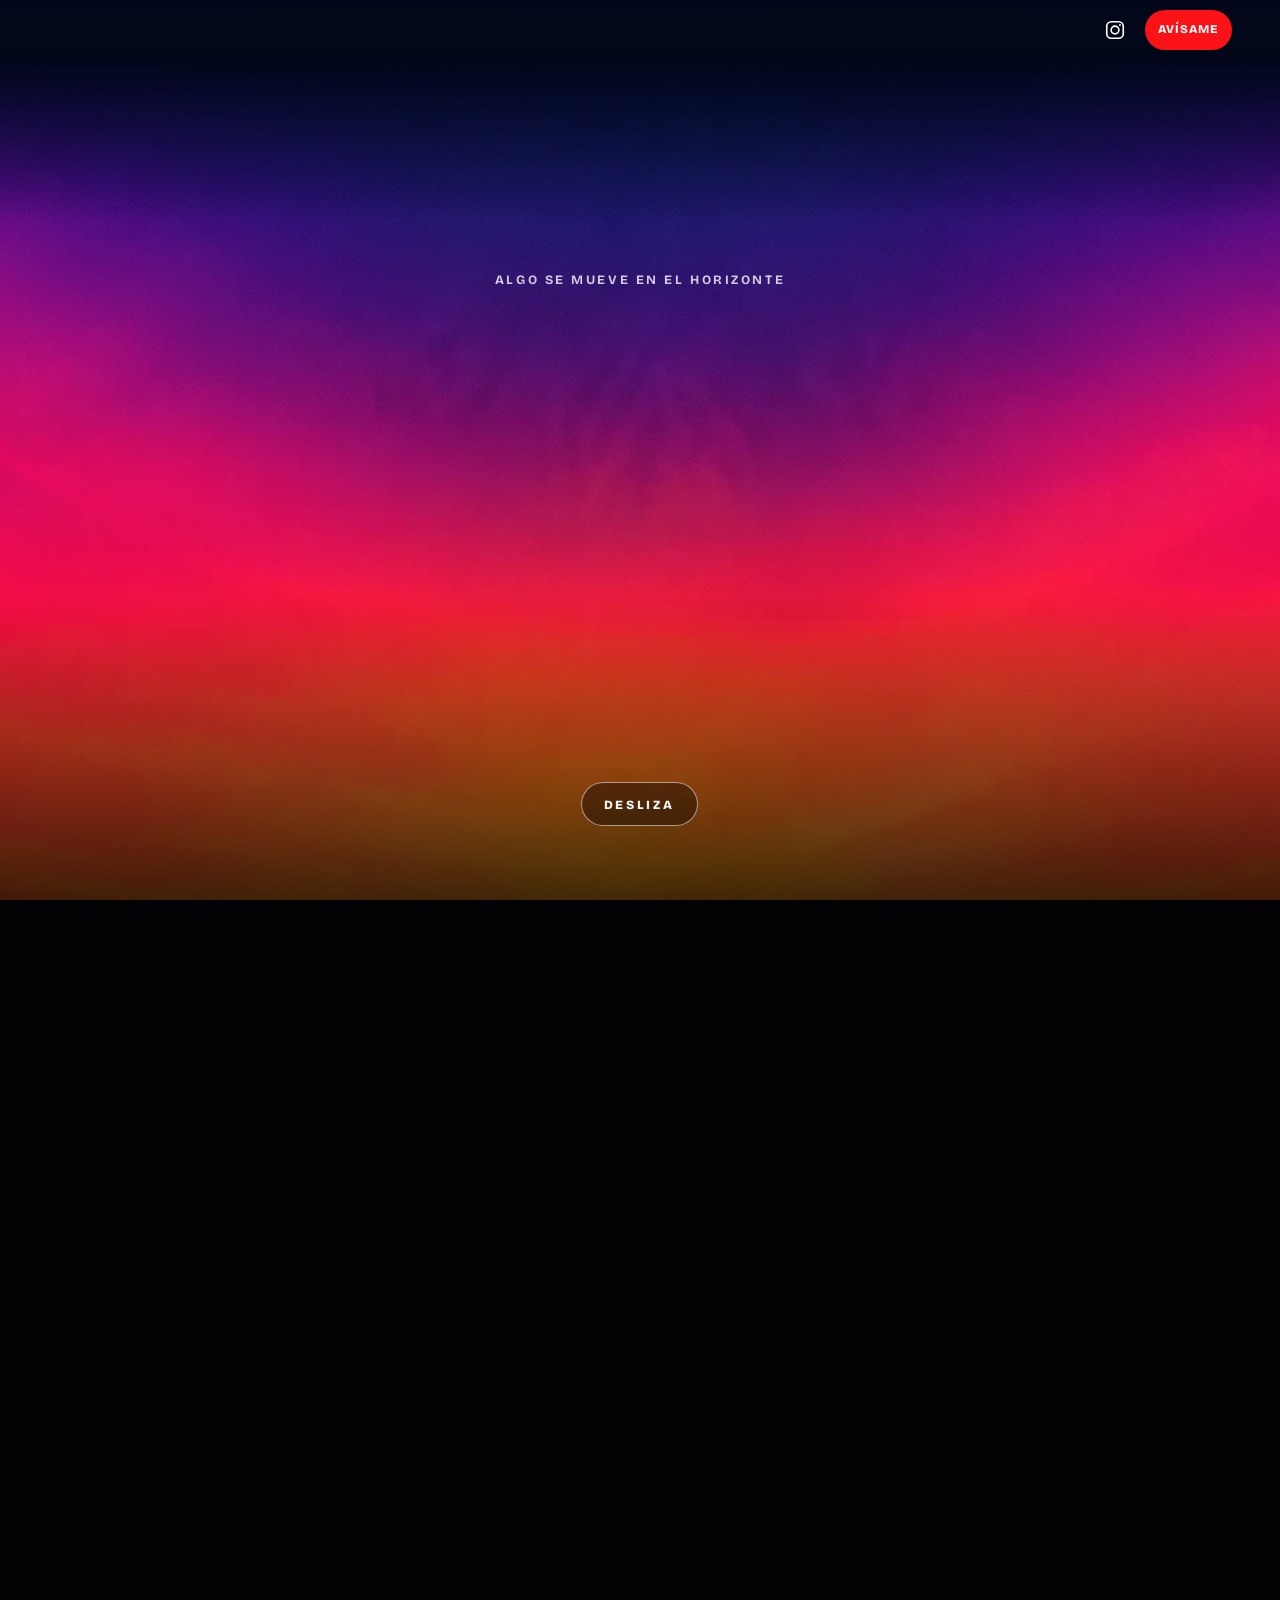
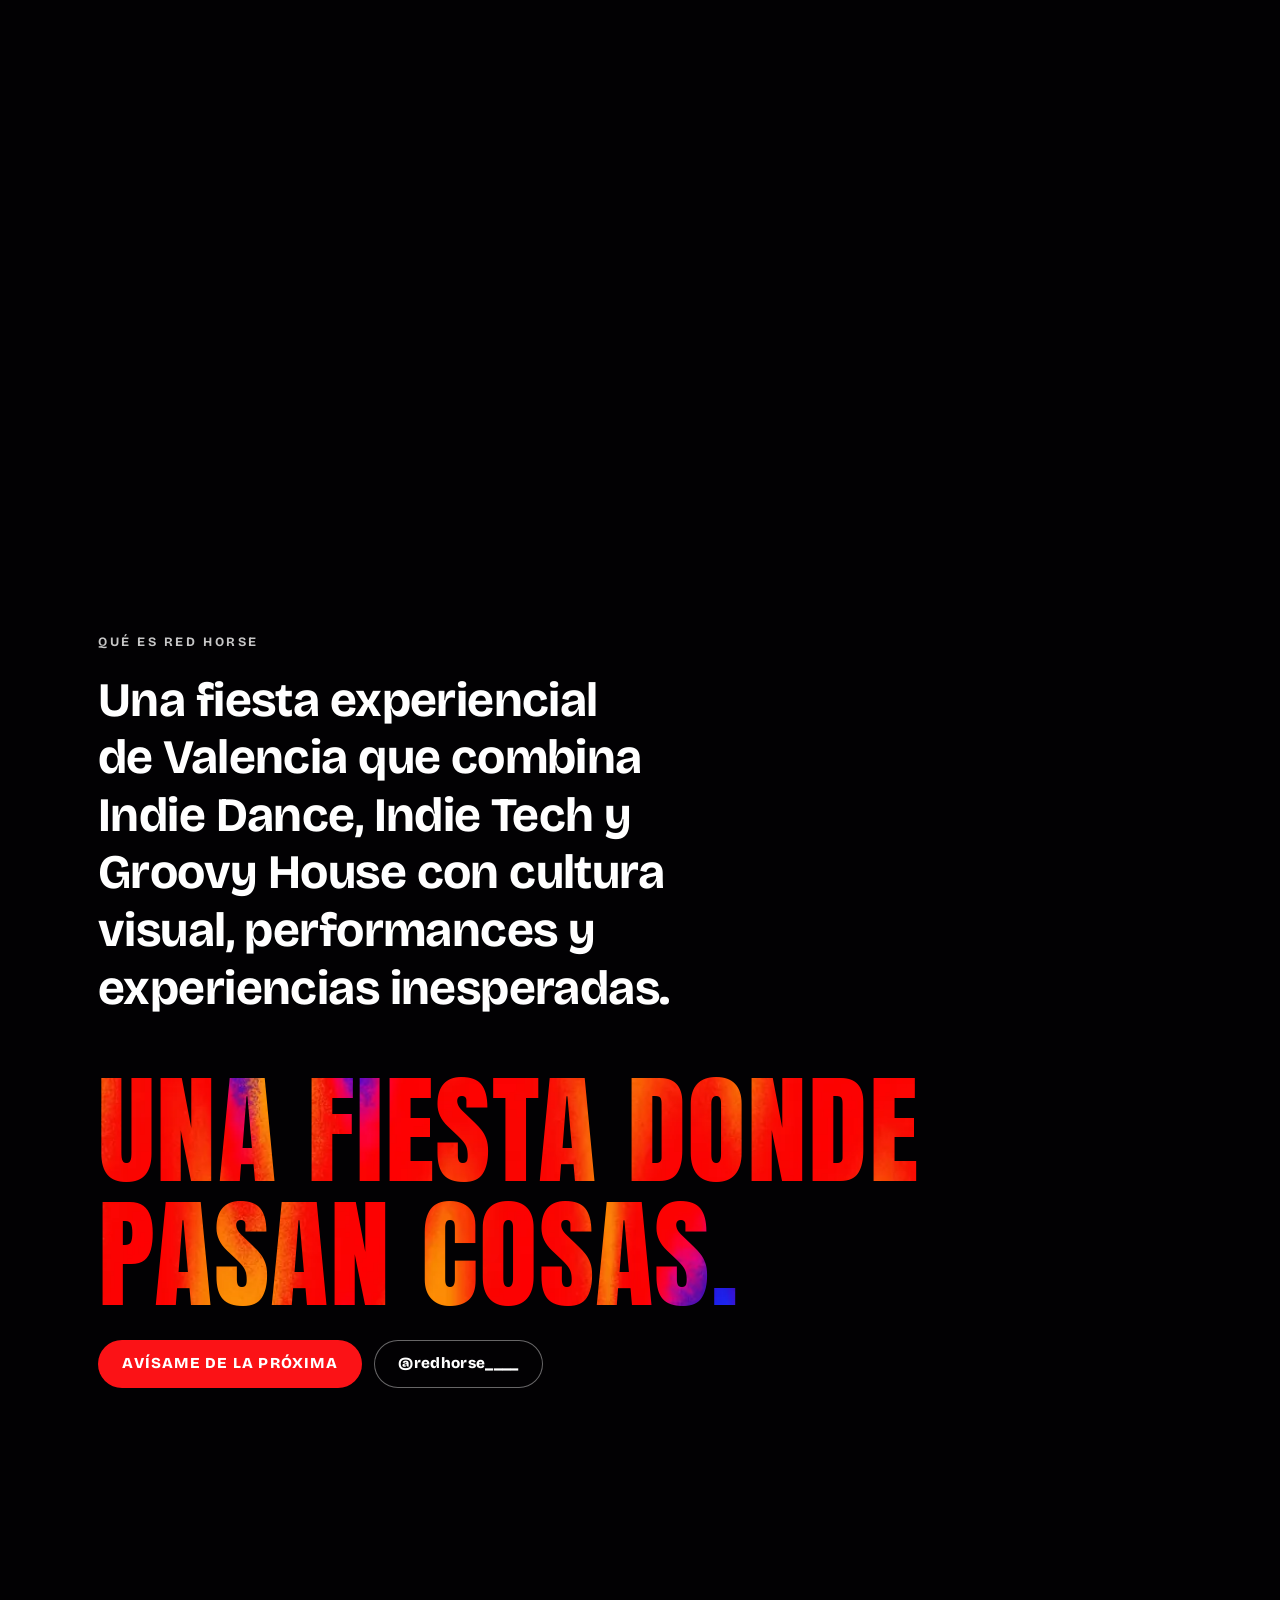
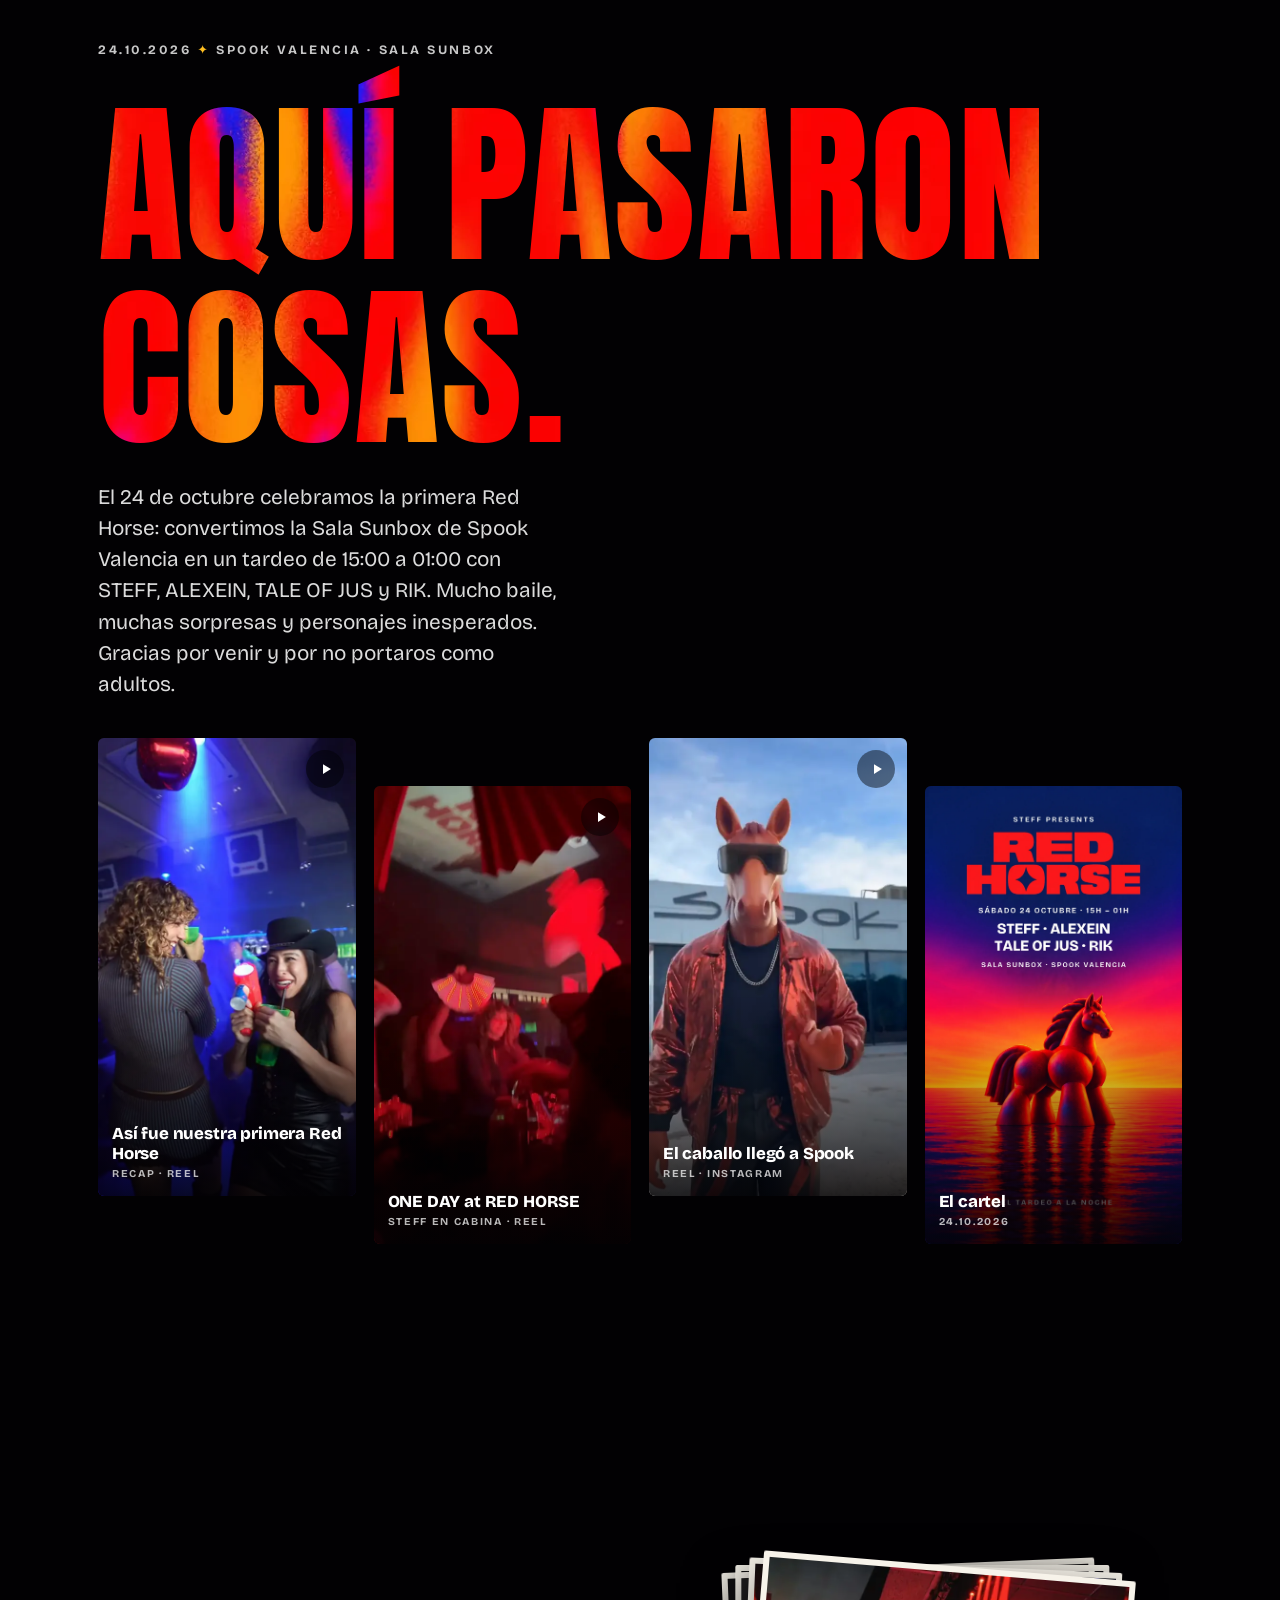
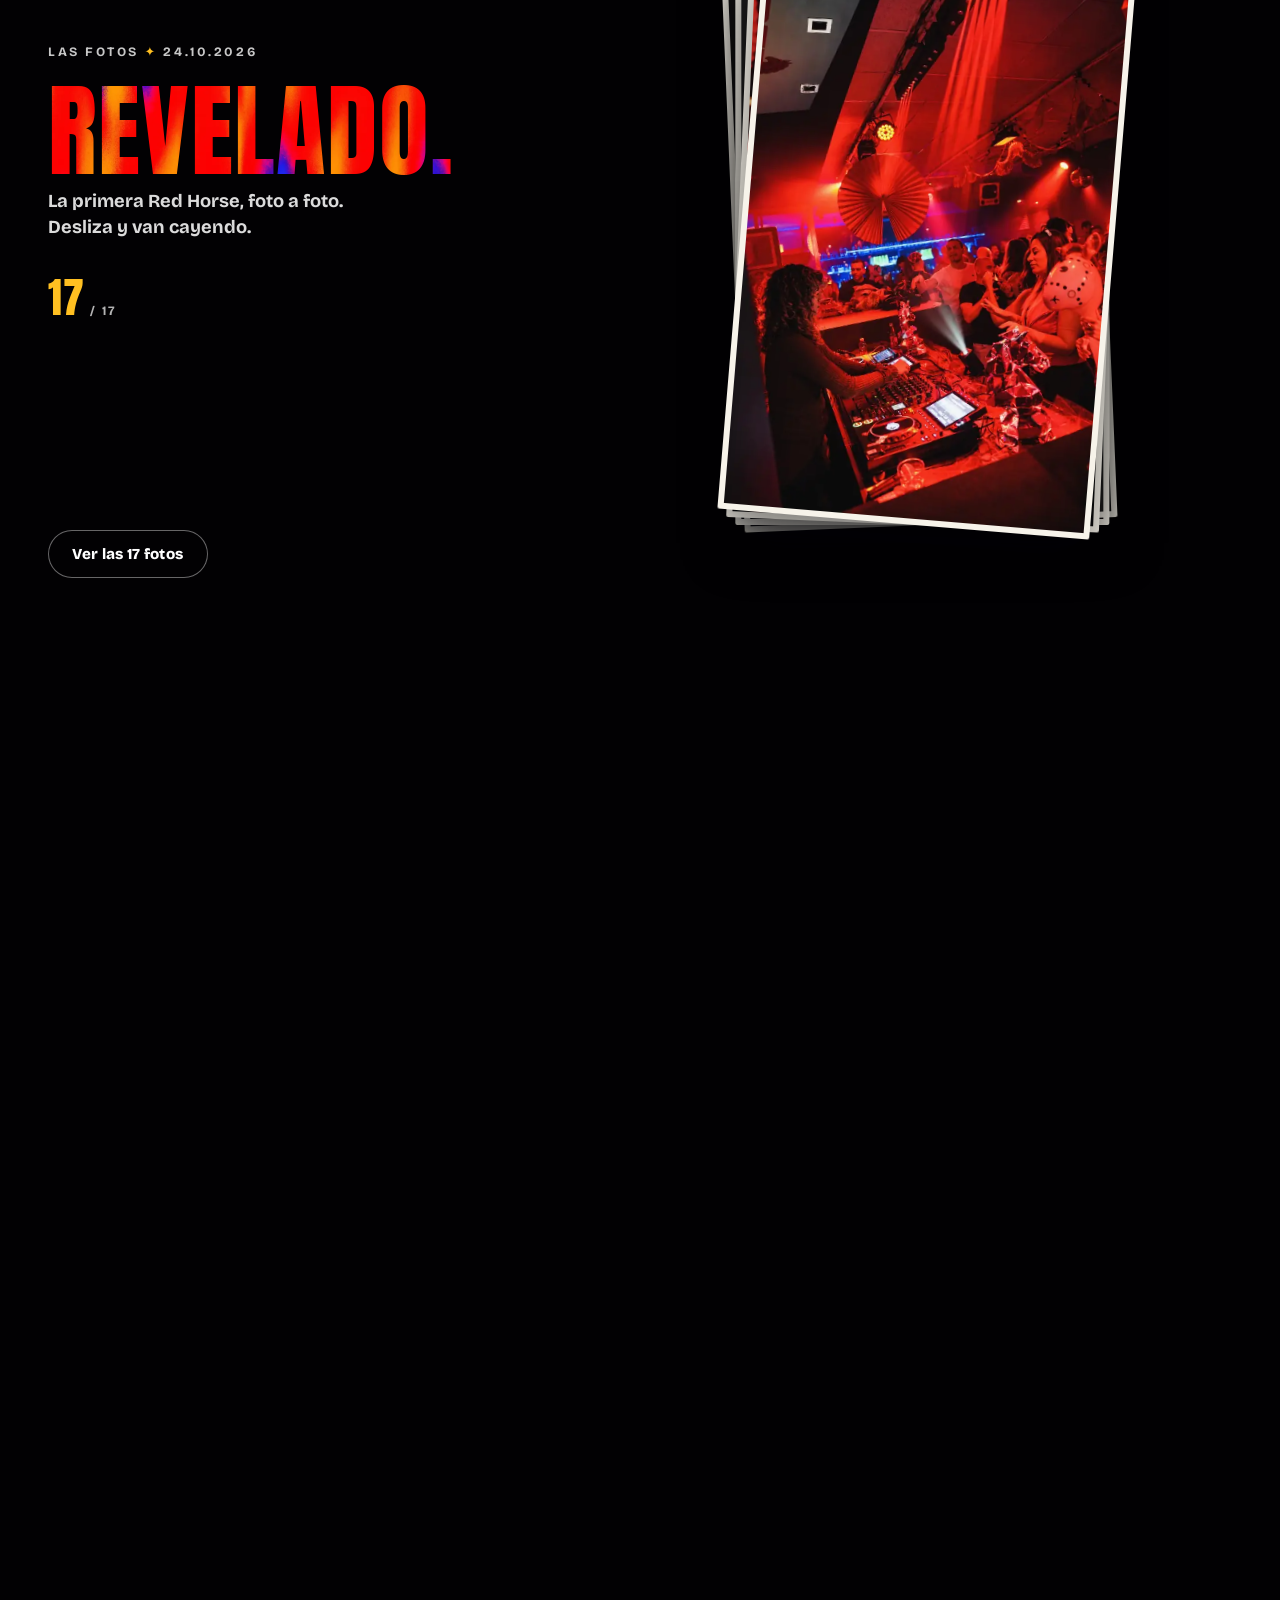
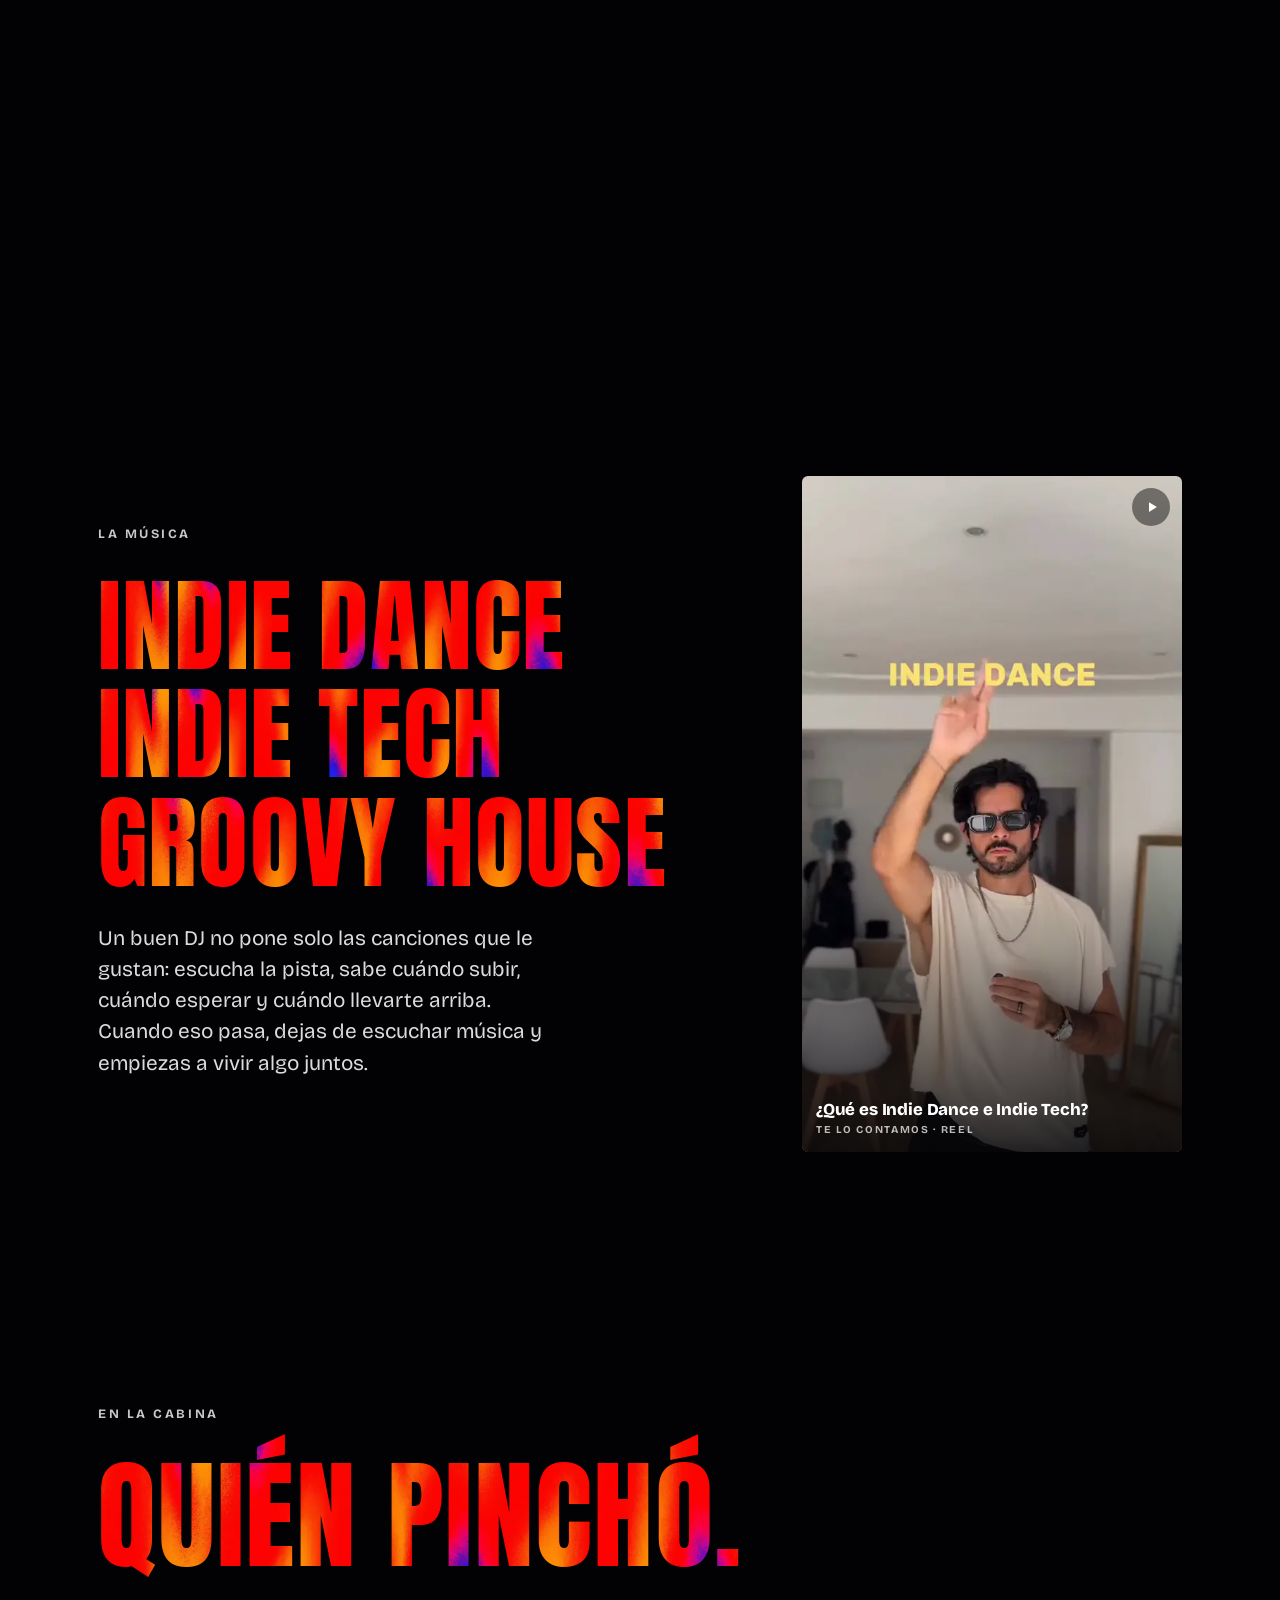
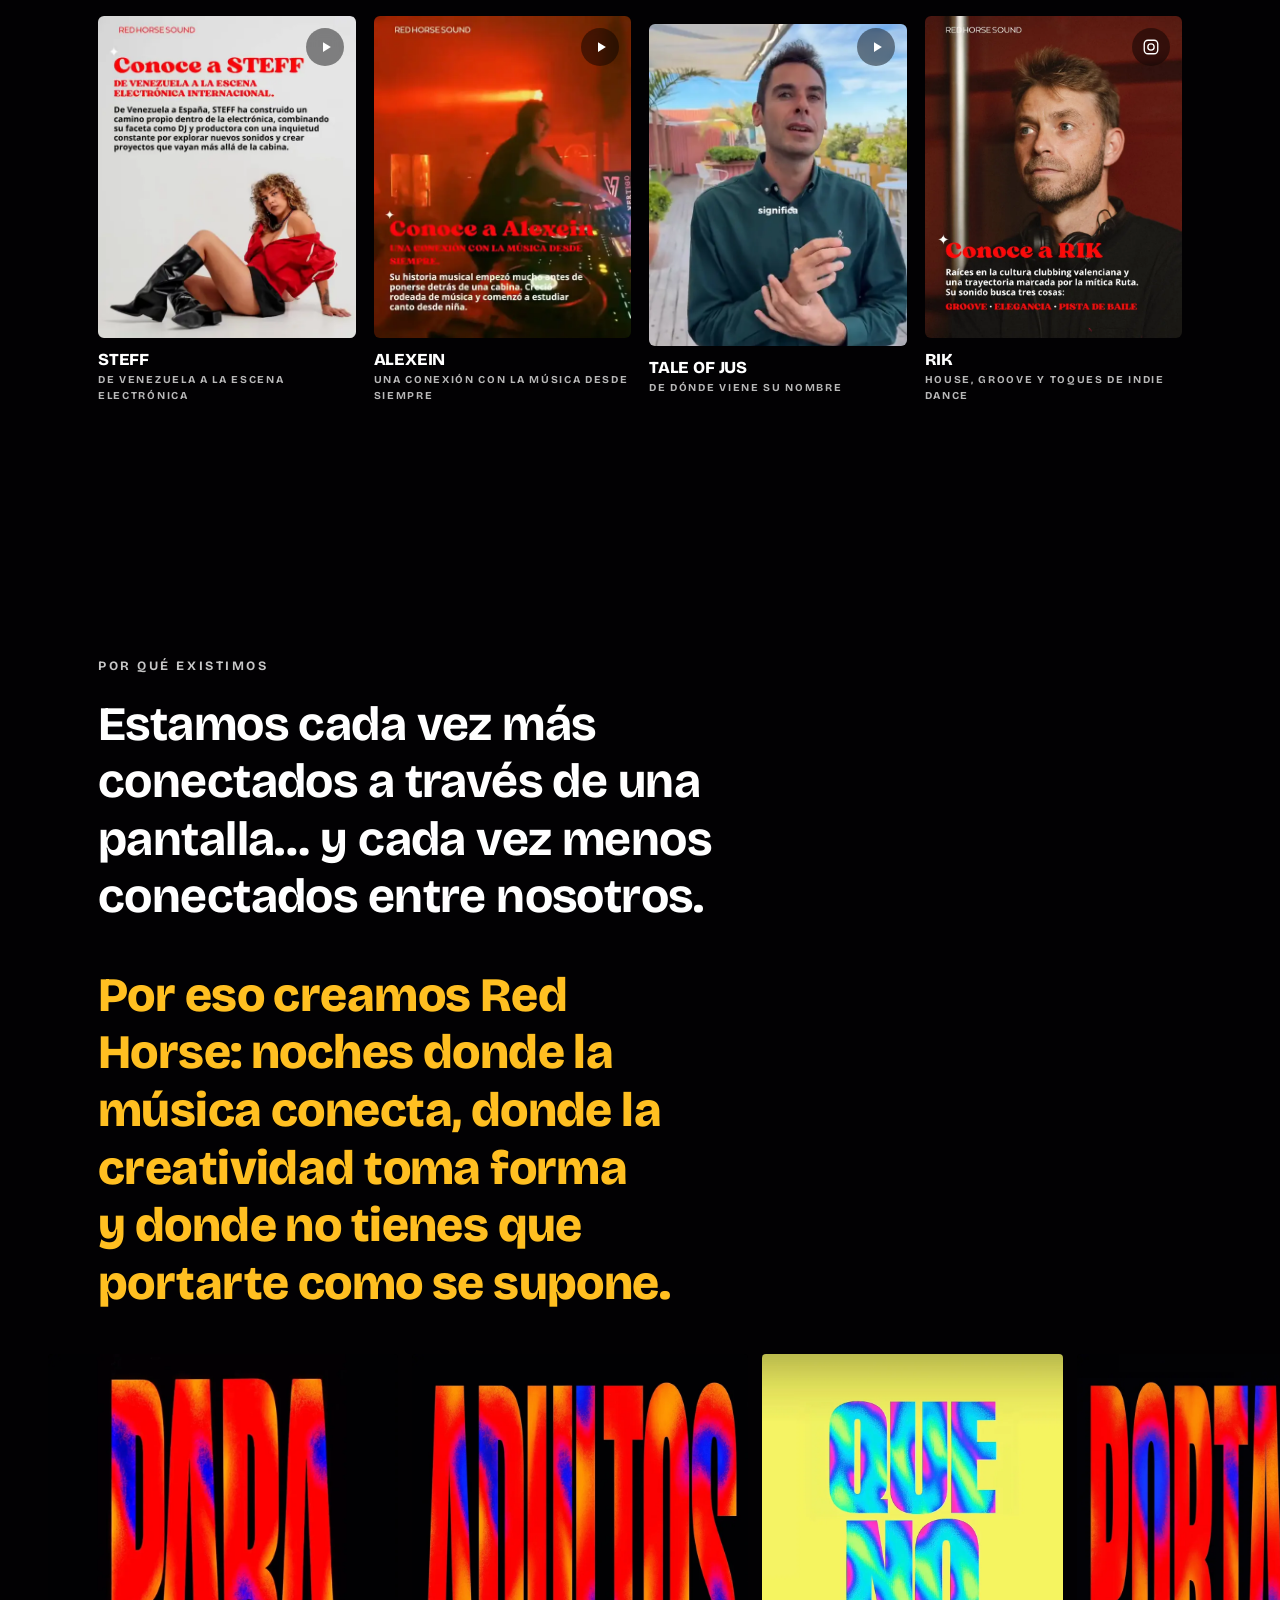
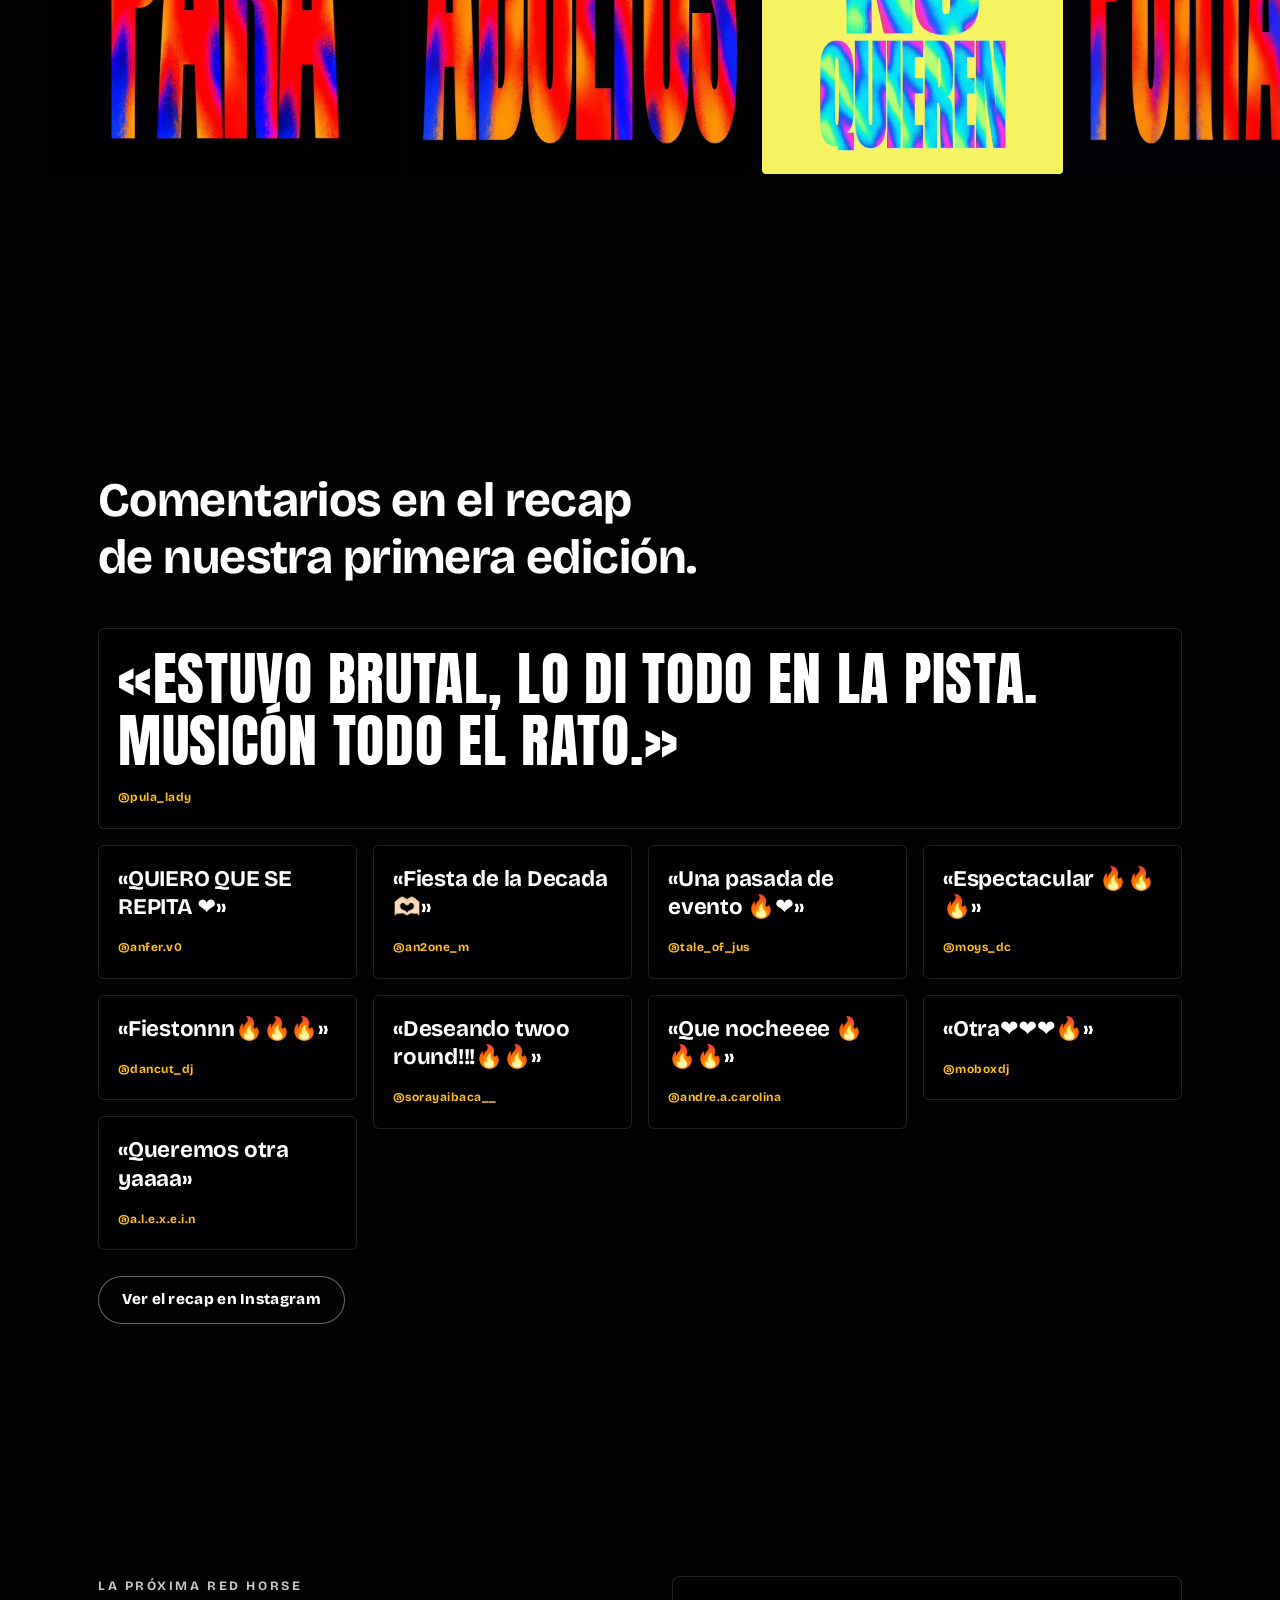
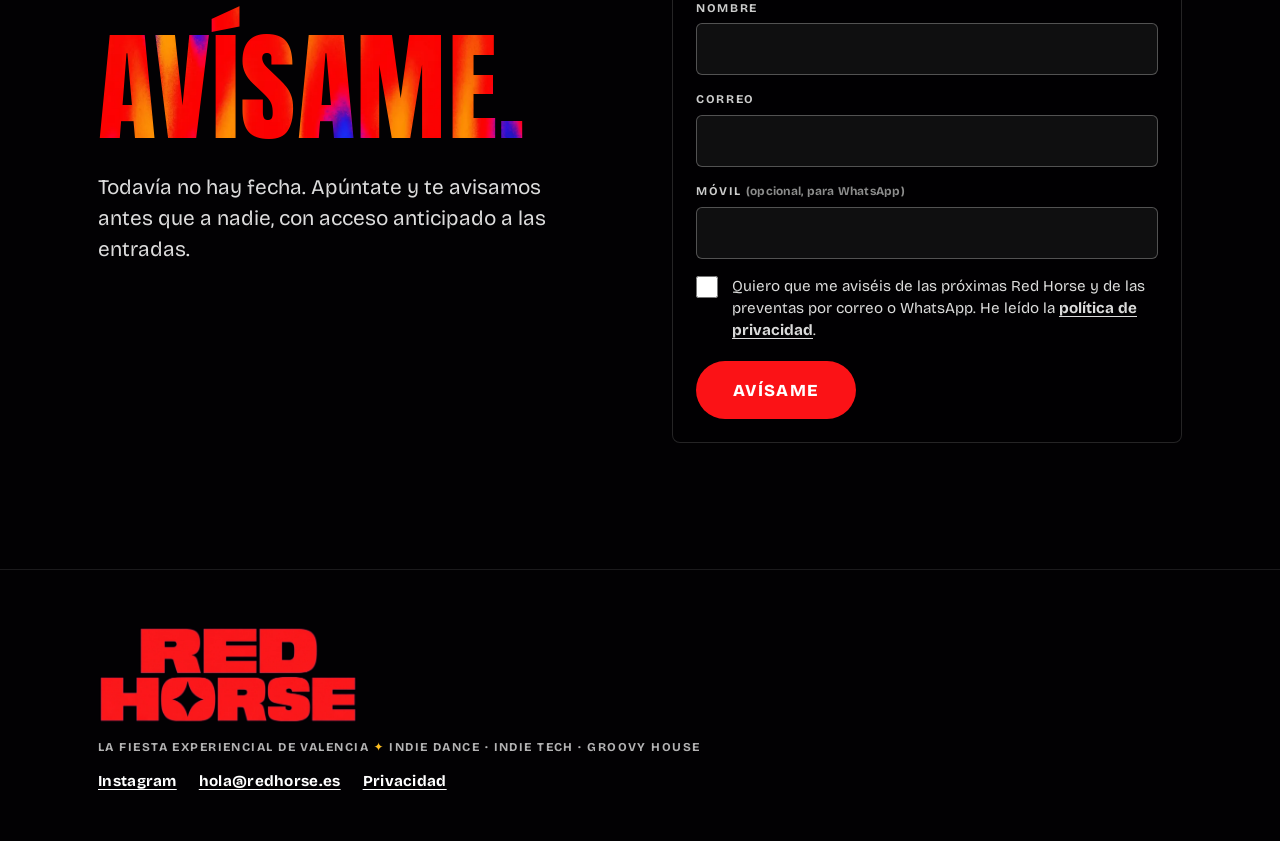
<file: index.html>
<!doctype html>
<html lang="es-ES">
<head>
  <meta charset="utf-8">
  <meta name="viewport" content="width=device-width, initial-scale=1, viewport-fit=cover">
  <title>Red Horse · La fiesta experiencial de Valencia</title>
  <meta name="description" content="Red Horse es una fiesta experiencial de Valencia que combina Indie Dance, Indie Tech y Groovy House con cultura visual, performances y experiencias inesperadas. Para adultos que no quieren portarse como adultos.">
  <meta name="theme-color" content="#020103">
  <meta property="og:type" content="website">
  <meta property="og:title" content="Red Horse · La fiesta experiencial de Valencia">
  <meta property="og:description" content="Para adultos que no quieren portarse como adultos. Apúntate y te avisamos de la próxima.">
  <meta property="og:image" content="https://redhorse.es/assets/img/og-image.jpg">
  <meta property="og:url" content="https://redhorse.es/">
  <link rel="canonical" href="https://redhorse.es/">
  <meta property="og:locale" content="es_ES">
  <meta name="twitter:card" content="summary_large_image">
  <link rel="icon" href="/favicon.ico" sizes="any">
  <link rel="icon" href="/favicon.svg" type="image/svg+xml">
  <link rel="apple-touch-icon" href="/apple-touch-icon.png">
  <link rel="manifest" href="/manifest.json">
  <link rel="preconnect" href="https://fonts.googleapis.com">
  <link rel="preconnect" href="https://fonts.gstatic.com" crossorigin>
  <link href="https://fonts.googleapis.com/css2?family=Anton&family=Bricolage+Grotesque:opsz,wdth,wght@12..96,75..100,400..800&display=swap" rel="stylesheet">
  <link rel="preload" as="image" href="assets/img/sea-empty.webp" media="not all and (min-aspect-ratio: 1/1) and (min-width: 900px)">
  <link rel="preload" as="image" href="assets/img/sea-empty-wide.webp" media="(min-aspect-ratio: 1/1) and (min-width: 900px)">
  <link rel="stylesheet" href="styles.css?v=20261029104416">
  <script>
    (function (d) {
      var rm = window.matchMedia && matchMedia('(prefers-reduced-motion: reduce)').matches;
      d.classList.add('js');
      if (!rm) d.classList.add('motion');
    })(document.documentElement);
  </script>
  <script type="application/ld+json">
  {
    "@context": "https://schema.org",
    "@graph": [
      {
        "@type": "Organization",
        "@id": "https://redhorse.es/#red-horse",
        "name": "Red Horse",
        "url": "https://redhorse.es/",
        "logo": "https://redhorse.es/icon-512.png",
        "email": "hola@redhorse.es",
        "description": "Red Horse es una fiesta experiencial de Valencia que combina Indie Dance, Indie Tech y Groovy House con cultura visual, estética, performances y experiencias inesperadas. Una fiesta para adultos que no quieren portarse como adultos.",
        "slogan": "Una fiesta donde pasan cosas.",
        "areaServed": "Valencia",
        "sameAs": ["https://instagram.com/redhorse____"]
      },
      {
        "@type": "MusicEvent",
        "name": "Red Horse · 24 de octubre de 2026",
        "description": "Tardeo de Indie Dance, Indie Tech y Groovy House de 15:00 a 01:00. Steff presents.",
        "startDate": "2026-10-24T15:00:00+02:00",
        "endDate": "2026-10-25T01:00:00+02:00",
        "eventStatus": "https://schema.org/EventScheduled",
        "eventAttendanceMode": "https://schema.org/OfflineEventAttendanceMode",
        "image": ["https://redhorse.es/assets/img/flyer.webp"],
        "location": {
          "@type": "Place",
          "name": "Spook Valencia · Sala Sunbox",
          "address": { "@type": "PostalAddress", "addressLocality": "Valencia", "addressCountry": "ES" }
        },
        "organizer": { "@id": "https://redhorse.es/#red-horse" },
        "performer": [
          { "@type": "Person", "name": "Steff" },
          { "@type": "Person", "name": "Alexein" },
          { "@type": "Person", "name": "Tale Of Jus" },
          { "@type": "Person", "name": "Rik" }
        ]
      }
    ]
  }
  </script>
</head>
<body>
  <canvas class="heat" aria-hidden="true"></canvas>
  <div class="progress" aria-hidden="true"><span></span></div>

  <header class="nav" data-nav>
    <a class="nav__brand" href="#top" aria-label="Red Horse, inicio"><img src="assets/img/wordmark.webp" alt="" width="1120" height="421"></a>
    <a class="nav__ig" href="https://instagram.com/redhorse____" target="_blank" rel="noopener" aria-label="Instagram de Red Horse">
      <svg viewBox="0 0 24 24" aria-hidden="true"><rect x="3" y="3" width="18" height="18" rx="5"/><circle cx="12" cy="12" r="4.2"/><circle cx="17.4" cy="6.6" r="1.1" class="dot"/></svg>
    </a>
    <a class="btn btn--primary btn--sm" href="#avisame">Avísame</a>
  </header>

  <main id="top">
    <!-- ───────── HERO · the brand reveal ───────── -->
    <section class="hero" data-scrub="hero" data-temp="0.75" aria-labelledby="hero-title">
      <div class="hero__stage stage">
        <div class="hero__backdrop" aria-hidden="true"></div>
        <div class="hero__media">
          <picture><source media="(min-aspect-ratio: 1/1) and (min-width: 900px)" srcset="assets/img/sea-empty-wide.webp"><img class="hero__sea" src="assets/img/sea-empty.webp" alt="" width="1080" height="1935" fetchpriority="high"></picture>
          <picture><source media="(min-aspect-ratio: 1/1) and (min-width: 900px)" srcset="assets/img/sea-horse-wide.webp"><img class="hero__horse" src="assets/img/sea-horse.webp" alt="Una escultura monumental de un caballo rojo de cerámica, de pie en el mar al atardecer." width="1080" height="1935" decoding="async"></picture>
        </div>
        <p class="hero__tease label">Algo se mueve en el horizonte</p>
        <div class="hero__title">
          <p class="hero__kicker label">La fiesta experiencial de Valencia</p>
          <h1 id="hero-title" class="hero__wordmark"><img src="assets/img/wordmark.webp" alt="Red Horse" width="1120" height="421"></h1>
          <p class="hero__tagline">Para adultos que no quieren portarse como adultos.</p>
        </div>
        <button class="hero__hint" type="button" aria-label="Desliza para descubrir Red Horse">
          <span class="hint__pill">Desliza</span>
          <span class="hint__chev" aria-hidden="true"><i></i><i></i><i></i></span>
        </button>
      </div>
    </section>

    <!-- ───────── WHAT IS RED HORSE ───────── -->
    <section class="intro" data-temp="0.55" aria-labelledby="intro-title">
      <div class="wrap">
        <p class="label reveal">Qué es Red Horse</p>
        <h2 id="intro-title" class="narrative reveal">Una fiesta experiencial de Valencia que combina Indie&nbsp;Dance, Indie&nbsp;Tech y Groovy&nbsp;House con cultura visual, performances y experiencias inesperadas.</h2>
        <p class="statement statement--md reveal"><span class="fill">Una fiesta donde pasan cosas.</span></p>
        <div class="cta-row reveal">
          <a class="btn btn--primary" href="#avisame">Avísame de la próxima</a>
          <a class="btn btn--ghost" href="https://instagram.com/redhorse____" target="_blank" rel="noopener">@redhorse____</a>
        </div>
      </div>
    </section>

    <!-- ───────── RECAP 24.10 ───────── -->
    <section class="recap" data-temp="0.95" aria-labelledby="recap-title">
      <div class="wrap">
        <p class="label reveal">24.10.2026 <i>✦</i> Spook Valencia · Sala Sunbox</p>
        <h2 id="recap-title" class="statement reveal"><span class="fill">Aquí pasaron cosas.</span></h2>
        <p class="lede reveal">El 24 de octubre celebramos la primera Red Horse: convertimos la Sala Sunbox de Spook Valencia en un tardeo de 15:00 a 01:00 con STEFF, ALEXEIN, TALE OF JUS y RIK. Mucho baile, muchas sorpresas y personajes inesperados. Gracias por venir y por no portaros como adultos.</p>
      </div>
      <div class="reels" data-reels>
        <button class="reel reveal" type="button" data-reel="assets/ig/recap.mp4" aria-label="Ver reel: así fue nuestra primera Red Horse">
          <video muted playsinline loop preload="none" poster="assets/ig/recap-poster.webp?v=2" data-src="assets/ig/recap-preview.mp4?v=2"></video>
          <span class="reel__cap"><b>Así fue nuestra primera Red Horse</b><span>Recap · Reel</span></span>
        </button>
        <button class="reel reveal" type="button" data-reel="assets/ig/one-day.mp4" aria-label="Ver reel: ONE DAY at RED HORSE, Steff en cabina">
          <video muted playsinline loop preload="none" poster="assets/ig/one-day-poster.webp" data-src="assets/ig/one-day-preview.mp4"></video>
          <span class="reel__cap"><b>ONE DAY at RED HORSE</b><span>STEFF en cabina · Reel</span></span>
        </button>
        <button class="reel reveal" type="button" data-reel="assets/ig/caballo-spook.mp4" aria-label="Ver reel: el caballo bailando en Spook">
          <video muted playsinline loop preload="none" poster="assets/ig/caballo-spook-poster.webp" data-src="assets/ig/caballo-spook-preview.mp4"></video>
          <span class="reel__cap"><b>El caballo llegó a Spook</b><span>Reel · Instagram</span></span>
        </button>
        <figure class="reel reel--still reveal">
          <img src="assets/img/flyer.webp" alt="Cartel de Red Horse del 24 de octubre de 2026: Steff presents. Line up: Steff, Alexein, Tale Of Jus, Rik. Sala Sunbox, Spook Valencia." width="1080" height="1935" loading="lazy">
          <span class="reel__cap"><b>El cartel</b><span>24.10.2026</span></span>
        </figure>
      </div>
    </section>

    <!-- ───────── PHOTOS · "Revelado": a pile of prints that drop with a flash as you scroll ───────── -->
    <section class="photos" data-scrub="photos" data-temp="1" aria-labelledby="photos-title">
      <div class="photos__stage stage">
        <div class="photos__head">
          <p class="label">Las fotos <i>✦</i> 24.10.2026</p>
          <h2 id="photos-title" class="statement statement--md"><span class="fill">Revelado.</span></h2>
          <p class="photos__lede">La primera Red Horse, foto a foto. Desliza y van cayendo.</p>
          <p class="photos__count" aria-hidden="true"><b data-count>01</b> / 17</p>
        </div>
        <div class="pile" data-pile>
          <button class="shot" type="button" data-shot="0" aria-label="Ver foto 1 de 17"><img src="assets/photos/rh-01-640.webp" srcset="assets/photos/rh-01-640.webp 640w, assets/photos/rh-01-1024.webp 1024w" sizes="(min-width: 900px) 380px, 64vw" alt="La pista llena bajo láseres rojos." width="640" height="960" loading="lazy" decoding="async"></button>
          <button class="shot" type="button" data-shot="1" aria-label="Ver foto 2 de 17"><img src="assets/photos/rh-02-640.webp" srcset="assets/photos/rh-02-640.webp 640w, assets/photos/rh-02-1024.webp 1024w" sizes="(min-width: 900px) 380px, 64vw" alt="Un DJ en cabina bajo la proyección de Red Horse, junto a una cabeza de caballo plateada." width="640" height="960" loading="lazy" decoding="async"></button>
          <button class="shot" type="button" data-shot="2" aria-label="Ver foto 3 de 17"><img src="assets/photos/rh-03-640.webp" srcset="assets/photos/rh-03-640.webp 640w, assets/photos/rh-03-1024.webp 1024w" sizes="(min-width: 900px) 380px, 64vw" alt="La pista bajo luz roja, con bolas de espejo en el techo." width="640" height="960" loading="lazy" decoding="async"></button>
          <button class="shot" type="button" data-shot="3" aria-label="Ver foto 4 de 17"><img src="assets/photos/rh-04-640.webp" srcset="assets/photos/rh-04-640.webp 640w, assets/photos/rh-04-1024.webp 1024w" sizes="(min-width: 900px) 380px, 64vw" alt="Una DJ pinchando con la proyección de Red Horse en el techo." width="640" height="960" loading="lazy" decoding="async"></button>
          <button class="shot" type="button" data-shot="4" aria-label="Ver foto 5 de 17"><img src="assets/photos/rh-05-640.webp" srcset="assets/photos/rh-05-640.webp 640w, assets/photos/rh-05-1024.webp 1024w" sizes="(min-width: 900px) 380px, 64vw" alt="Un chico con gafas de sol en la pista." width="640" height="960" loading="lazy" decoding="async"></button>
          <button class="shot" type="button" data-shot="5" aria-label="Ver foto 6 de 17"><img src="assets/photos/rh-06-640.webp" srcset="assets/photos/rh-06-640.webp 640w, assets/photos/rh-06-1024.webp 1024w" sizes="(min-width: 900px) 380px, 64vw" alt="Un grupo de amigos posando en la pista." width="640" height="960" loading="lazy" decoding="async"></button>
          <button class="shot" type="button" data-shot="6" aria-label="Ver foto 7 de 17"><img src="assets/photos/rh-07-640.webp" srcset="assets/photos/rh-07-640.webp 640w, assets/photos/rh-07-1024.webp 1024w" sizes="(min-width: 900px) 380px, 64vw" alt="La pista con abanicos gigantes y láseres." width="640" height="960" loading="lazy" decoding="async"></button>
          <button class="shot" type="button" data-shot="7" aria-label="Ver foto 8 de 17"><img src="assets/photos/rh-08-640.webp" srcset="assets/photos/rh-08-640.webp 640w, assets/photos/rh-08-1024.webp 1024w" sizes="(min-width: 900px) 380px, 64vw" alt="La cabina vista desde abajo, con el caballo proyectado en el techo." width="640" height="960" loading="lazy" decoding="async"></button>
          <button class="shot" type="button" data-shot="8" aria-label="Ver foto 9 de 17"><img src="assets/photos/rh-09-640.webp" srcset="assets/photos/rh-09-640.webp 640w, assets/photos/rh-09-1024.webp 1024w" sizes="(min-width: 900px) 380px, 64vw" alt="Una pareja posando abrazada en la fiesta." width="640" height="960" loading="lazy" decoding="async"></button>
          <button class="shot" type="button" data-shot="9" aria-label="Ver foto 10 de 17"><img src="assets/photos/rh-10-640.webp" srcset="assets/photos/rh-10-640.webp 640w, assets/photos/rh-10-1024.webp 1024w" sizes="(min-width: 900px) 380px, 64vw" alt="La pista llena vista desde atrás, con abanicos y una bola de espejo." width="640" height="960" loading="lazy" decoding="async"></button>
          <button class="shot" type="button" data-shot="10" aria-label="Ver foto 11 de 17"><img src="assets/photos/rh-11-640.webp" srcset="assets/photos/rh-11-640.webp 640w, assets/photos/rh-11-1024.webp 1024w" sizes="(min-width: 900px) 380px, 64vw" alt="La cabina entre láseres, con la gente bailando alrededor." width="640" height="960" loading="lazy" decoding="async"></button>
          <button class="shot" type="button" data-shot="11" aria-label="Ver foto 12 de 17"><img src="assets/photos/rh-12-640.webp" srcset="assets/photos/rh-12-640.webp 640w, assets/photos/rh-12-1024.webp 1024w" sizes="(min-width: 900px) 380px, 64vw" alt="Tres chicos haciéndose un selfie bajo luz azul." width="640" height="960" loading="lazy" decoding="async"></button>
          <button class="shot" type="button" data-shot="12" aria-label="Ver foto 13 de 17"><img src="assets/photos/rh-13-640.webp" srcset="assets/photos/rh-13-640.webp 640w, assets/photos/rh-13-1024.webp 1024w" sizes="(min-width: 900px) 380px, 64vw" alt="La cabina vista desde atrás, con la pista al fondo." width="640" height="960" loading="lazy" decoding="async"></button>
          <button class="shot" type="button" data-shot="13" aria-label="Ver foto 14 de 17"><img src="assets/photos/rh-14-640.webp" srcset="assets/photos/rh-14-640.webp 640w, assets/photos/rh-14-1024.webp 1024w" sizes="(min-width: 900px) 380px, 64vw" alt="Una pareja posando, él con la camiseta de Red Horse." width="640" height="960" loading="lazy" decoding="async"></button>
          <button class="shot" type="button" data-shot="14" aria-label="Ver foto 15 de 17"><img src="assets/photos/rh-15-640.webp" srcset="assets/photos/rh-15-640.webp 640w, assets/photos/rh-15-1024.webp 1024w" sizes="(min-width: 900px) 380px, 64vw" alt="Vista desde la cabina hacia la pista." width="640" height="960" loading="lazy" decoding="async"></button>
          <button class="shot" type="button" data-shot="15" aria-label="Ver foto 16 de 17"><img src="assets/photos/rh-16-640.webp" srcset="assets/photos/rh-16-640.webp 640w, assets/photos/rh-16-1024.webp 1024w" sizes="(min-width: 900px) 380px, 64vw" alt="Un grupo posando con un caballito hinchable." width="640" height="960" loading="lazy" decoding="async"></button>
          <button class="shot" type="button" data-shot="16" aria-label="Ver foto 17 de 17"><img src="assets/photos/rh-17-640.webp" srcset="assets/photos/rh-17-640.webp 640w, assets/photos/rh-17-1024.webp 1024w" sizes="(min-width: 900px) 380px, 64vw" alt="Una DJ pinchando, con la pista al fondo." width="640" height="960" loading="lazy" decoding="async"></button>
        </div>
        <button class="btn btn--ghost photos__all" type="button" data-shot="0">Ver las 17 fotos</button>
      </div>
    </section>

    <!-- ───────── MUSIC ───────── -->
    <section class="music" data-temp="0.8" aria-labelledby="music-title">
      <div class="wrap music__grid">
        <div>
          <p class="label reveal">La música</p>
          <h2 id="music-title" class="genres reveal">
            <span class="fill">Indie Dance</span>
            <span class="fill">Indie Tech</span>
            <span class="fill">Groovy House</span>
          </h2>
          <p class="lede reveal">Un buen DJ no pone solo las canciones que le gustan: escucha la pista, sabe cuándo subir, cuándo esperar y cuándo llevarte arriba. Cuando eso pasa, dejas de escuchar música y empiezas a vivir algo juntos.</p>
        </div>
        <button class="reel reel--feature reveal" type="button" data-reel="assets/ig/indie-dance.mp4" aria-label="Ver reel: qué es Indie Dance e Indie Tech">
          <video muted playsinline loop preload="none" poster="assets/ig/indie-dance-poster.webp" data-src="assets/ig/indie-dance-preview.mp4"></video>
          <span class="reel__cap"><b>¿Qué es Indie Dance e Indie Tech?</b><span>Te lo contamos · Reel</span></span>
        </button>
      </div>
    </section>

    <!-- ───────── ARTISTS ───────── -->
    <section class="artists" data-temp="0.9" aria-labelledby="artists-title">
      <div class="wrap">
        <p class="label reveal">En la cabina</p>
        <h2 id="artists-title" class="statement statement--md reveal"><span class="fill">Quién pinchó.</span></h2>
      </div>
      <div class="reels reels--artists" data-reels>
        <button class="reel reveal" type="button" data-reel="assets/ig/steff.mp4" aria-label="Ver reel: conoce a Steff">
          <video muted playsinline loop preload="none" poster="assets/ig/steff-poster.webp" data-src="assets/ig/steff-preview.mp4"></video>
          <span class="reel__cap"><b>STEFF</b><span>De Venezuela a la escena electrónica</span></span>
        </button>
        <button class="reel reveal" type="button" data-reel="assets/ig/alexein.mp4" aria-label="Ver reel: conoce a Alexein">
          <video muted playsinline loop preload="none" poster="assets/ig/alexein-poster.webp" data-src="assets/ig/alexein-preview.mp4"></video>
          <span class="reel__cap"><b>ALEXEIN</b><span>Una conexión con la música desde siempre</span></span>
        </button>
        <button class="reel reveal" type="button" data-reel="assets/ig/tale-of-jus.mp4" aria-label="Ver reel: Tale of Jus explica su nombre">
          <video muted playsinline loop preload="none" poster="assets/ig/tale-of-jus-poster.webp" data-src="assets/ig/tale-of-jus-preview.mp4"></video>
          <span class="reel__cap"><b>TALE OF JUS</b><span>De dónde viene su nombre</span></span>
        </button>
        <a class="reel reel--post reveal" href="https://www.instagram.com/redhorse____/p/DeZoer5jBFP/" target="_blank" rel="noopener" aria-label="Ver en Instagram: conoce a Rik">
          <img src="assets/ig/rik.webp" alt="Conoce a RIK: raíces en la cultura clubbing valenciana; groove, elegancia y pista de baile." width="720" height="900" loading="lazy">
          <span class="reel__cap"><b>RIK</b><span>House, groove y toques de Indie Dance</span></span>
        </a>
      </div>
    </section>

    <!-- ───────── MANIFESTO ───────── -->
    <section class="manifesto" data-temp="1" aria-labelledby="manifesto-title">
      <div class="wrap">
        <p class="label reveal">Por qué existimos</p>
        <h2 id="manifesto-title" class="narrative reveal">Estamos cada vez más conectados a través de una pantalla… y cada vez menos conectados entre nosotros.</h2>
        <p class="narrative narrative--hot reveal">Por eso creamos Red Horse: noches donde la música conecta, donde la creatividad toma forma y donde no tienes que portarte como se supone.</p>
      </div>
      <div class="cards" aria-label="Para adultos que no quieren portarse como adultos">
        <img class="reveal" src="assets/img/st-1-para.webp" alt="PARA" width="900" height="1079" loading="lazy">
        <img class="reveal" src="assets/img/st-2-adultos.webp" alt="ADULTOS" width="900" height="1125" loading="lazy">
        <img class="reveal" src="assets/img/st-3-quenoquieren.webp" alt="QUE NO QUIEREN" width="900" height="1259" loading="lazy">
        <img class="reveal" src="assets/img/st-4-portarse.webp" alt="PORTARSE" width="900" height="1125" loading="lazy">
        <img class="reveal" src="assets/img/st-5-comoadultos.webp" alt="COMO ADULTOS" width="900" height="1125" loading="lazy">
      </div>
    </section>

    <!-- ───────── WHAT PEOPLE SAID (real Instagram comments) ───────── -->
    <section class="said" data-temp="0.9" aria-labelledby="said-title">
      <div class="wrap">
        <p class="label reveal">Lo que dijo la gente</p>
        <h2 id="said-title" class="narrative reveal">Comentarios en el recap de nuestra primera edición.</h2>
        <ul class="quotes">
          <li class="quote-card quote-card--lg reveal"><p>«Estuvo brutal, lo di todo en la pista. MUSICÓN todo el rato.»</p><span>@pula_lady</span></li>
          <li class="quote-card reveal"><p>«QUIERO QUE SE REPITA ❤️»</p><span>@anfer.v0</span></li>
          <li class="quote-card reveal"><p>«Fiestonnn🔥🔥🔥»</p><span>@dancut_dj</span></li>
          <li class="quote-card reveal"><p>«Queremos otra yaaaa»</p><span>@a.l.e.x.e.i.n</span></li>
          <li class="quote-card reveal"><p>«Fiesta de la Decada 🫶🏻»</p><span>@an2one_m</span></li>
          <li class="quote-card reveal"><p>«Deseando twoo round!!!🔥🔥»</p><span>@sorayaibaca__</span></li>
          <li class="quote-card reveal"><p>«Una pasada de evento 🔥❤️»</p><span>@tale_of_jus</span></li>
          <li class="quote-card reveal"><p>«Que nocheeee 🔥🔥🔥»</p><span>@andre.a.carolina</span></li>
          <li class="quote-card reveal"><p>«Espectacular 🔥🔥🔥»</p><span>@moys_dc</span></li>
          <li class="quote-card reveal"><p>«Otra❤️❤️❤️🔥»</p><span>@moboxdj</span></li>
        </ul>
        <p class="said__more reveal"><a class="btn btn--ghost" href="https://www.instagram.com/redhorse____/reel/De92vIEMOHq/" target="_blank" rel="noopener">Ver el recap en Instagram</a></p>
      </div>
    </section>

    <!-- ───────── AVÍSAME (lead capture) ───────── -->
    <section class="signup" id="avisame" data-temp="0.85" aria-labelledby="signup-title">
      <div class="wrap signup__grid">
        <div>
          <p class="label reveal">La próxima Red Horse</p>
          <h2 id="signup-title" class="statement statement--md reveal"><span class="fill">Avísame.</span></h2>
          <p class="lede reveal">Todavía no hay fecha. Apúntate y te avisamos antes que a nadie, con acceso anticipado a las entradas.</p>
        </div>
        <form class="form reveal" data-form novalidate>
          <label class="field"><span>Nombre</span><input name="nombre" autocomplete="given-name" required maxlength="60"><small data-err="nombre"></small></label>
          <label class="field"><span>Correo</span><input name="email" type="email" inputmode="email" autocomplete="email" required maxlength="254"><small data-err="email"></small></label>
          <label class="field"><span>Móvil <em>(opcional, para WhatsApp)</em></span><input name="movil" type="tel" inputmode="tel" autocomplete="tel" maxlength="20"><small data-err="movil"></small></label>
          <label class="hp" aria-hidden="true">Web <input name="website" tabindex="-1" autocomplete="off"></label>
          <label class="check"><input type="checkbox" name="acepta"><span>Quiero que me aviséis de las próximas Red Horse y de las preventas por correo o WhatsApp. He leído la <a class="link" href="/privacidad/">política de privacidad</a>.</span></label>
          <small class="check-err" data-err="acepta"></small>
          <button class="btn btn--primary btn--lg" type="submit" data-submit>Avísame</button>
          <p class="form__msg" data-msg role="status" aria-live="polite"></p>
        </form>
      </div>
    </section>
  </main>

  <footer class="footer">
    <div class="wrap footer__inner">
      <img class="footer__wordmark" src="assets/img/wordmark.webp" alt="Red Horse" width="1120" height="421" loading="lazy">
      <p>La fiesta experiencial de Valencia <i>✦</i> Indie Dance · Indie Tech · Groovy House</p>
      <p class="footer__links">
        <a class="link" href="https://instagram.com/redhorse____" target="_blank" rel="noopener">Instagram</a>
        <a class="link" href="mailto:hola@redhorse.es">hola@redhorse.es</a>
        <a class="link" href="/privacidad/">Privacidad</a>
      </p>
    </div>
  </footer>

  <!-- photo viewer (one image at a time) -->
  <div class="viewer" data-viewer hidden>
    <button class="player__close" type="button" data-viewer-close aria-label="Cerrar fotos">✕</button>
    <figure class="viewer__fig"><img class="viewer__img" alt="" data-viewer-img></figure>
    <p class="viewer__count" data-viewer-count aria-live="polite"></p>
    <button class="viewer__nav viewer__nav--prev" type="button" data-viewer-prev aria-label="Foto anterior">‹</button>
    <button class="viewer__nav viewer__nav--next" type="button" data-viewer-next aria-label="Foto siguiente">›</button>
  </div>

  <!-- full reel player (loaded only on tap) -->
  <div class="player" data-player hidden>
    <button class="player__close" type="button" data-close aria-label="Cerrar vídeo">✕</button>
    <video class="player__video" playsinline controls preload="none"></video>
  </div>

  <script src="app.js?v=20261029104416" defer></script>
</body>
</html>
</file>
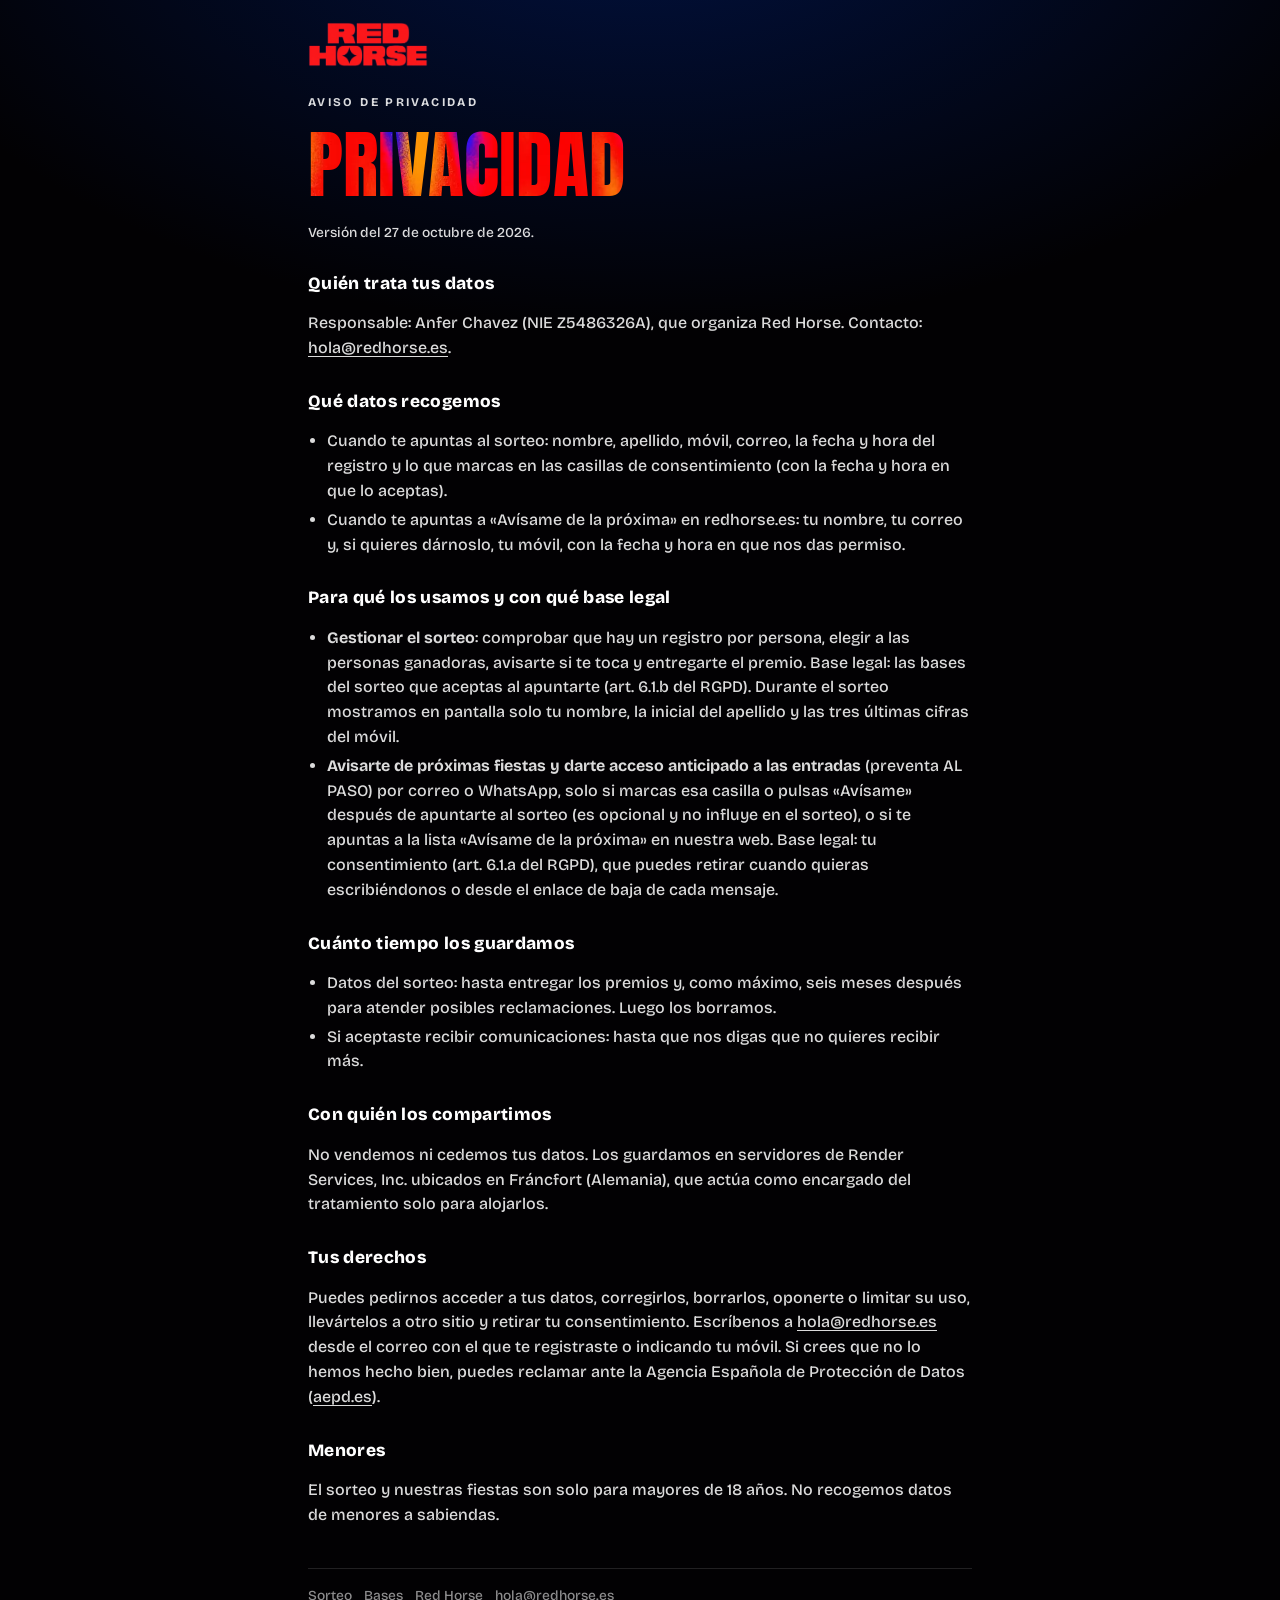
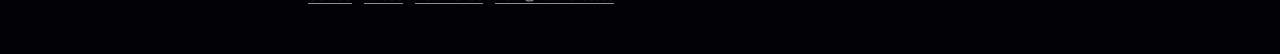
<file: privacidad/index.html>
<!doctype html>
<html lang="es-ES">
<head>
  <meta charset="utf-8">
  <meta name="viewport" content="width=device-width, initial-scale=1, viewport-fit=cover">
  <title>Privacidad · Red Horse</title>
  <meta name="description" content="Cómo tratamos en Red Horse los datos del sorteo, de la lista «Avísame» y de nuestras comunicaciones.">
  <meta name="theme-color" content="#020103">
  <link rel="icon" href="/favicon.ico" sizes="any">
  <link rel="icon" href="/favicon.svg" type="image/svg+xml">
  <link rel="preconnect" href="https://fonts.googleapis.com">
  <link rel="preconnect" href="https://fonts.gstatic.com" crossorigin>
  <link href="https://fonts.googleapis.com/css2?family=Anton&family=Bricolage+Grotesque:wght@500;700;800&display=swap" rel="stylesheet">
  <link rel="stylesheet" href="/sorteo/sorteo.css?v=20261024123500">
</head>
<body>
  <main class="wrap legal">
    <a class="brand" href="/" aria-label="Red Horse, ir a la web"><img src="/assets/img/wordmark.webp" alt="Red Horse" width="1120" height="421"></a>
    <p class="eyebrow">Aviso de privacidad</p>
    <h1 class="title">Privacidad</h1>
    <p class="updated">Versión del 27 de octubre de 2026.</p>

    <h2>Quién trata tus datos</h2>
    <p>Responsable: Anfer Chavez (NIE Z5486326A), que organiza Red Horse. Contacto: <a href="mailto:hola@redhorse.es">hola@redhorse.es</a>.</p>

    <h2>Qué datos recogemos</h2>
    <ul>
      <li>Cuando te apuntas al sorteo: nombre, apellido, móvil, correo, la fecha y hora del registro y lo que marcas en las casillas de consentimiento (con la fecha y hora en que lo aceptas).</li>
      <li>Cuando te apuntas a «Avísame de la próxima» en redhorse.es: tu nombre, tu correo y, si quieres dárnoslo, tu móvil, con la fecha y hora en que nos das permiso.</li>
    </ul>

    <h2>Para qué los usamos y con qué base legal</h2>
    <ul>
      <li><strong>Gestionar el sorteo</strong>: comprobar que hay un registro por persona, elegir a las personas ganadoras, avisarte si te toca y entregarte el premio. Base legal: las bases del sorteo que aceptas al apuntarte (art. 6.1.b del RGPD). Durante el sorteo mostramos en pantalla solo tu nombre, la inicial del apellido y las tres últimas cifras del móvil.</li>
      <li><strong>Avisarte de próximas fiestas y darte acceso anticipado a las entradas</strong> (preventa AL PASO) por correo o WhatsApp, solo si marcas esa casilla o pulsas «Avísame» después de apuntarte al sorteo (es opcional y no influye en el sorteo), o si te apuntas a la lista «Avísame de la próxima» en nuestra web. Base legal: tu consentimiento (art. 6.1.a del RGPD), que puedes retirar cuando quieras escribiéndonos o desde el enlace de baja de cada mensaje.</li>
    </ul>

    <h2>Cuánto tiempo los guardamos</h2>
    <ul>
      <li>Datos del sorteo: hasta entregar los premios y, como máximo, seis meses después para atender posibles reclamaciones. Luego los borramos.</li>
      <li>Si aceptaste recibir comunicaciones: hasta que nos digas que no quieres recibir más.</li>
    </ul>

    <h2>Con quién los compartimos</h2>
    <p>No vendemos ni cedemos tus datos. Los guardamos en servidores de Render Services, Inc. ubicados en Fráncfort (Alemania), que actúa como encargado del tratamiento solo para alojarlos.</p>

    <h2>Tus derechos</h2>
    <p>Puedes pedirnos acceder a tus datos, corregirlos, borrarlos, oponerte o limitar su uso, llevártelos a otro sitio y retirar tu consentimiento. Escríbenos a <a href="mailto:hola@redhorse.es">hola@redhorse.es</a> desde el correo con el que te registraste o indicando tu móvil. Si crees que no lo hemos hecho bien, puedes reclamar ante la Agencia Española de Protección de Datos (<a href="https://www.aepd.es" target="_blank" rel="noopener">aepd.es</a>).</p>

    <h2>Menores</h2>
    <p>El sorteo y nuestras fiestas son solo para mayores de 18 años. No recogemos datos de menores a sabiendas.</p>

    <footer class="foot"><a href="/sorteo/">Sorteo</a><a href="/sorteo/bases/">Bases</a><a href="/">Red Horse</a><a href="mailto:hola@redhorse.es">hola@redhorse.es</a></footer>
  </main>
</body>
</html>
</file>
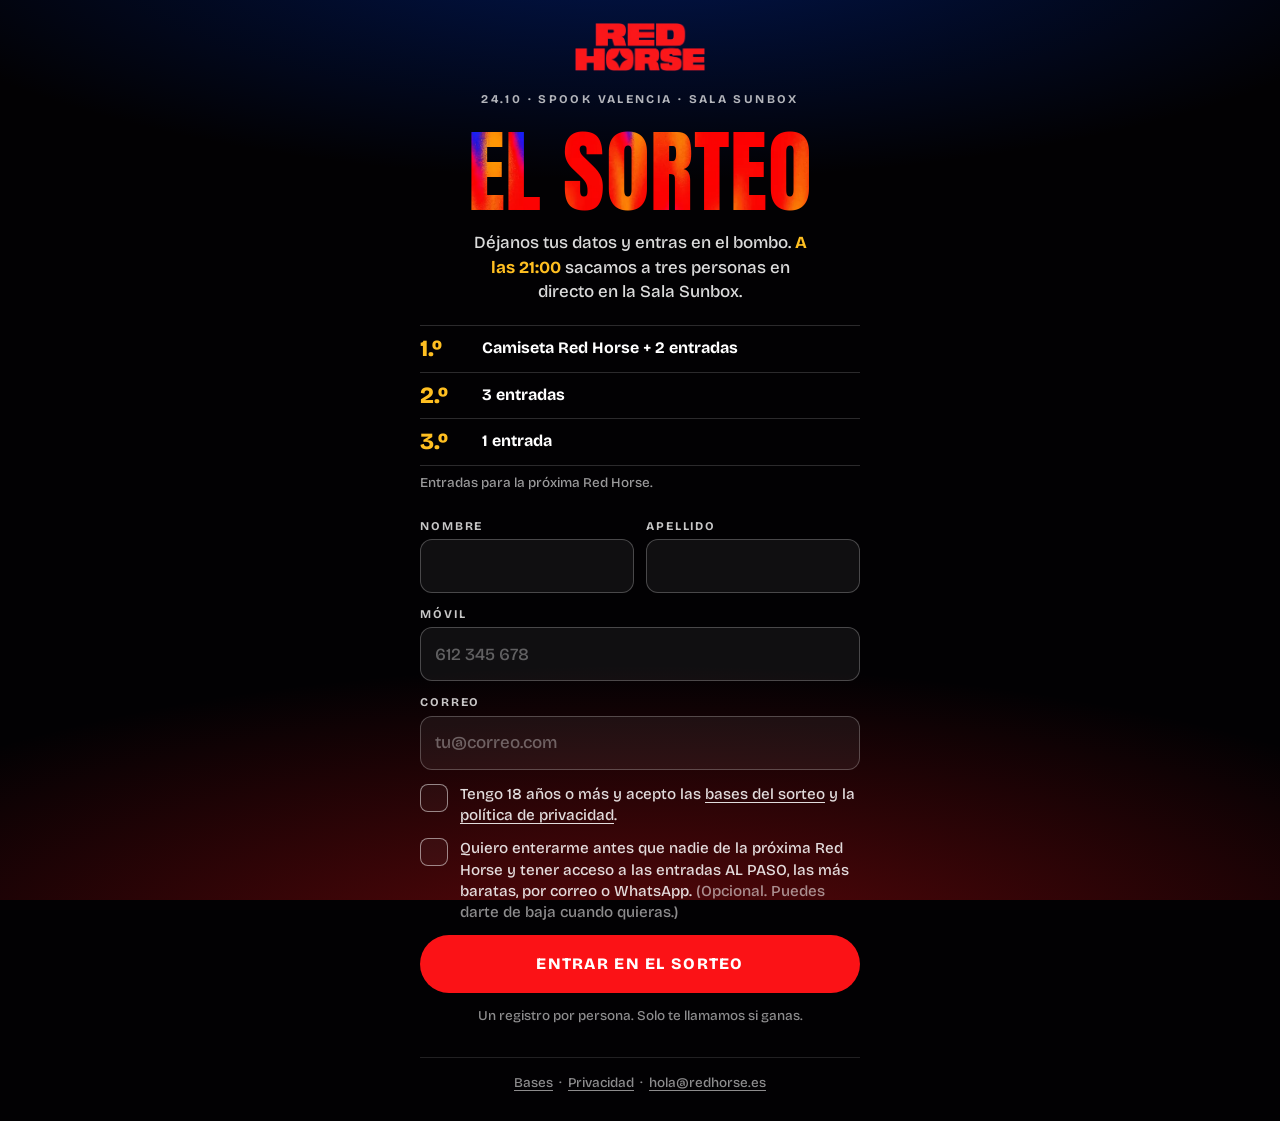
<file: sorteo/index.html>
<!doctype html>
<html lang="es-ES">
<head>
  <meta charset="utf-8">
  <meta name="viewport" content="width=device-width, initial-scale=1, viewport-fit=cover">
  <title>Sorteo Red Horse · 21:00 · Sala Sunbox</title>
  <meta name="description" content="Entra en el sorteo de Red Horse: a las 21:00 sacamos tres premios en directo en la Sala Sunbox de Spook Valencia.">
  <meta name="theme-color" content="#020103">
  <meta name="robots" content="noindex">
  <meta property="og:title" content="Sorteo Red Horse · 21:00 · Sala Sunbox">
  <meta property="og:description" content="Una camiseta Red Horse y entradas para la próxima. Apúntate y a las 21:00 sacamos a tres personas.">
  <meta property="og:image" content="https://redhorse.es/assets/img/og-image.jpg">
  <link rel="icon" href="/favicon.ico" sizes="any">
  <link rel="icon" href="/favicon.svg" type="image/svg+xml">
  <link rel="apple-touch-icon" href="/apple-touch-icon.png">
  <link rel="preconnect" href="https://red-horse-sorteo.onrender.com" crossorigin>
  <link rel="preconnect" href="https://fonts.googleapis.com">
  <link rel="preconnect" href="https://fonts.gstatic.com" crossorigin>
  <link href="https://fonts.googleapis.com/css2?family=Anton&family=Bricolage+Grotesque:wght@500;700;800&display=swap" rel="stylesheet">
  <style>
    :root{
      --ink:#020103; --ink-rgb:2,1,3; --bone:#fff; --bone-rgb:255,255,255;
      --red:#FB1216; --red-rgb:251,18,22; --gold:#FFBF21; --abyss:#011A5F; --abyss-rgb:1,26,95;
      --sans:'Bricolage Grotesque', system-ui, -apple-system, 'Segoe UI', sans-serif;
      --display:'Anton', Impact, 'Arial Narrow', sans-serif;
    }
    *,*::before,*::after{box-sizing:border-box}
    html{-webkit-text-size-adjust:100%;background:var(--ink)}
    body{
      margin:0; min-height:100svh; color:var(--bone); font:500 1rem/1.45 var(--sans);
      background:
        radial-gradient(120% 55% at 50% 108%, rgba(var(--red-rgb),.38), transparent 62%),
        radial-gradient(90% 40% at 50% -8%, rgba(var(--abyss-rgb),.85), transparent 70%),
        var(--ink);
      background-attachment:fixed;
    }
    a{color:inherit;text-underline-offset:.2em}
    a:hover{color:var(--gold)}
    :focus-visible{outline:3px solid var(--gold);outline-offset:3px;border-radius:6px}
    .wrap{max-width:30rem;margin:0 auto;padding:max(18px,env(safe-area-inset-top)) 20px max(28px,env(safe-area-inset-bottom))}
    .brand{display:block;width:132px;margin:4px auto 20px}
    .brand img{display:block;width:100%;height:auto}
    .eyebrow{margin:0 0 6px;text-align:center;font:700 .74rem/1.2 var(--sans);letter-spacing:.2em;text-transform:uppercase;color:rgba(var(--bone-rgb),.7)}
    .title{
      margin:0 auto; text-align:center; font:400 clamp(3.6rem,19vw,5.6rem)/1.04 var(--display);
      text-transform:uppercase; letter-spacing:.005em; padding-top:.16em;
      color:var(--red);
      background:url(/assets/img/thermal-core.webp) 50% 40%/cover;
      -webkit-background-clip:text; background-clip:text; -webkit-text-fill-color:transparent;
    }
    .lead{margin:12px auto 0;max-width:22rem;text-align:center;font-size:1.06rem;color:rgba(var(--bone-rgb),.86)}
    .lead b{color:var(--gold);font-weight:700}

    .prizes{list-style:none;margin:20px 0 0;padding:0;border-top:1px solid rgba(var(--bone-rgb),.16)}
    .prize{display:grid;grid-template-columns:3.1rem 1fr;align-items:center;gap:12px;padding:10px 0;border-bottom:1px solid rgba(var(--bone-rgb),.16)}
    .prize__n{font:800 1.45rem/1.1 var(--sans);color:var(--gold)}
    .prize__t{font-weight:700;font-size:1rem;line-height:1.3}
    .prize__t small{display:block;font-weight:500;font-size:.84rem;color:rgba(var(--bone-rgb),.6)}
    .prizes-note{margin:8px 0 0;font-size:.84rem;color:rgba(var(--bone-rgb),.6)}
    .shirt{display:block;width:100%;height:auto;margin:14px 0 2px;border-radius:12px;background:#f6f6f4}
    .shirt-cap{margin:0;text-align:center;font-size:.8rem;color:rgba(var(--bone-rgb),.55)}

    form{margin-top:26px}
    .row{display:grid;grid-template-columns:1fr 1fr;gap:12px}
    .field{margin:0 0 14px;min-width:0}
    label.l{display:block;margin:0 0 6px;font:700 .74rem/1.2 var(--sans);letter-spacing:.16em;text-transform:uppercase;color:rgba(var(--bone-rgb),.78)}
    input[type=text],input[type=tel],input[type=email]{
      display:block;width:100%;height:54px;padding:0 14px;border-radius:12px;
      border:1px solid rgba(var(--bone-rgb),.24);background:rgba(var(--bone-rgb),.06);
      color:var(--bone);font:500 17px/1 var(--sans);-webkit-appearance:none;appearance:none;
    }
    input::placeholder{color:rgba(var(--bone-rgb),.34)}
    input:focus{outline:none;border-color:var(--gold);box-shadow:0 0 0 3px rgba(255,191,33,.28)}
    .field.bad input{border-color:var(--red);box-shadow:0 0 0 3px rgba(var(--red-rgb),.22)}
    .err{display:none;margin:6px 0 0;font-size:.86rem;line-height:1.3;color:#ff5a5d}
    .bad .err{display:block}
    .hint{display:none;margin:6px 0 0;font-size:.86rem;color:var(--gold)}
    .hint button{all:unset;cursor:pointer;text-decoration:underline;text-underline-offset:.2em;font-weight:700}
    .check{position:relative;display:grid;grid-template-columns:28px 1fr;gap:12px;align-items:start;margin:6px 0 12px;font-size:.95rem;line-height:1.4;color:rgba(var(--bone-rgb),.86);cursor:pointer}
    .check input{position:absolute;opacity:0;width:28px;height:28px;margin:0;cursor:pointer}
    .box{width:28px;height:28px;border-radius:8px;border:1.5px solid rgba(var(--bone-rgb),.5);background:rgba(var(--bone-rgb),.04);display:grid;place-items:center}
    .box svg{width:16px;height:16px;opacity:0}
    .check input:checked + .box{background:var(--red);border-color:var(--red)}
    .check input:checked + .box svg{opacity:1}
    .check input:focus-visible + .box{outline:3px solid var(--gold);outline-offset:3px}
    .check.bad .box{border-color:var(--red)}
    .check .err{grid-column:2}
    .opt{color:rgba(var(--bone-rgb),.55)}
    .hp{position:absolute!important;left:-9999px!important;width:1px;height:1px;overflow:hidden}
    .btn{
      display:flex;align-items:center;justify-content:center;width:100%;min-height:58px;margin-top:10px;
      border:0;border-radius:999px;background:var(--red);color:var(--bone);cursor:pointer;
      font:800 1rem/1 var(--sans);letter-spacing:.08em;text-transform:uppercase;
      transition:transform .15s ease, background-color .2s ease;
    }
    .btn:active{transform:scale(.97)}
    .btn[disabled]{background:rgba(124,132,150,.4);cursor:progress}
    .form-msg{display:none;margin:12px 0 0;padding:12px 14px;border-radius:12px;background:rgba(var(--red-rgb),.14);border:1px solid rgba(var(--red-rgb),.5);font-size:.95rem}
    .form-msg.on{display:block}
    .small{margin:14px 0 0;text-align:center;font-size:.84rem;color:rgba(var(--bone-rgb),.55)}

    .done{display:none;text-align:center;padding-top:6px}
    .is-done .done{display:block}
    .is-done .intro,.is-done form,.is-closed form,.is-closed .intro .lead{display:none}
    .done .lead{max-width:24rem}
    .done .prizes{text-align:left}
    .optin{margin:22px 0 0;padding:18px 18px 16px;border-radius:16px;border:1px solid rgba(255,191,33,.55);background:rgba(255,191,33,.07);text-align:left}
    .optin[hidden]{display:none}
    .optin__t{margin:0;font:800 1.12rem/1.25 var(--sans);color:var(--gold)}
    .optin__d{margin:6px 0 0;font-size:.95rem;line-height:1.4;color:rgba(var(--bone-rgb),.86)}
    .optin .btn{margin-top:14px;min-height:52px}
    .optin__msg{margin:10px 0 0;font-weight:700;font-size:.95rem}
    .optin.is-on .btn{display:none}
    .optin.is-on .optin__msg{margin-top:12px;color:var(--gold)}
    .closed-note{display:none;margin:14px auto 0;max-width:22rem;text-align:center;font-size:1.06rem;color:rgba(var(--bone-rgb),.86)}
    .is-closed .closed-note{display:block}
    .foot{margin-top:30px;padding-top:16px;border-top:1px solid rgba(var(--bone-rgb),.12);text-align:center;font-size:.84rem;color:rgba(var(--bone-rgb),.55)}
    .foot a{margin:0 6px}
    @media (prefers-reduced-motion:reduce){*{transition:none!important}}
  </style>
</head>
<body>
  <main class="wrap" id="app">
    <a class="brand" href="/" aria-label="Red Horse, ir a la web"><img src="/assets/img/wordmark.webp" alt="Red Horse" width="1120" height="421"></a>

    <section class="intro" aria-labelledby="t">
      <p class="eyebrow">24.10 · Spook Valencia · Sala Sunbox</p>
      <h1 class="title" id="t">El sorteo</h1>
      <p class="lead">Déjanos tus datos y entras en el bombo. <b>A las 21:00</b> sacamos a tres personas en directo en la Sala Sunbox.</p>
      <p class="closed-note" data-closed-note>Las inscripciones ya están cerradas. Gracias por jugar: nos vemos en la próxima Red Horse.</p>
      <ul class="prizes" aria-label="Premios">
        <li class="prize"><span class="prize__n">1.º</span><span class="prize__t">Camiseta Red Horse + 2 entradas</span></li>
        <li class="prize"><span class="prize__n">2.º</span><span class="prize__t">3 entradas</span></li>
        <li class="prize"><span class="prize__n">3.º</span><span class="prize__t">1 entrada</span></li>
      </ul>
      <p class="prizes-note">Entradas para la próxima Red Horse.</p>
    </section>

    <form id="f" novalidate autocomplete="on">
      <div class="row">
        <div class="field" data-f="nombre">
          <label class="l" for="nombre">Nombre</label>
          <input id="nombre" name="nombre" type="text" autocomplete="given-name" autocapitalize="words" maxlength="60" required>
          <p class="err" role="alert"></p>
        </div>
        <div class="field" data-f="apellido">
          <label class="l" for="apellido">Apellido</label>
          <input id="apellido" name="apellido" type="text" autocomplete="family-name" autocapitalize="words" maxlength="60" required>
          <p class="err" role="alert"></p>
        </div>
      </div>
      <div class="field" data-f="movil">
        <label class="l" for="movil">Móvil</label>
        <input id="movil" name="movil" type="tel" inputmode="tel" autocomplete="tel" placeholder="612 345 678" maxlength="24" required>
        <p class="err" role="alert"></p>
      </div>
      <div class="field" data-f="email">
        <label class="l" for="email">Correo</label>
        <input id="email" name="email" type="email" inputmode="email" autocomplete="email" autocapitalize="off" spellcheck="false" placeholder="tu@correo.com" maxlength="254" required>
        <p class="hint" data-hint></p>
        <p class="err" role="alert"></p>
      </div>
      <div class="hp" aria-hidden="true">
        <label for="website">No rellenes este campo</label>
        <input id="website" name="website" type="text" tabindex="-1" autocomplete="off">
      </div>

      <label class="check" data-f="acepta_bases">
        <input type="checkbox" name="acepta_bases" required>
        <span class="box" aria-hidden="true"><svg viewBox="0 0 16 16" fill="none" stroke="#fff" stroke-width="2.4" stroke-linecap="round" stroke-linejoin="round"><path d="M3 8.5l3.2 3L13 4.5"/></svg></span>
        <span>Tengo 18 años o más y acepto las <a href="/sorteo/bases/" target="_blank" rel="noopener">bases del sorteo</a> y la <a href="/privacidad/" target="_blank" rel="noopener">política de privacidad</a>.</span>
        <span class="err" role="alert"></span>
      </label>
      <label class="check" data-f="acepta_comunicaciones">
        <input type="checkbox" name="acepta_comunicaciones">
        <span class="box" aria-hidden="true"><svg viewBox="0 0 16 16" fill="none" stroke="#fff" stroke-width="2.4" stroke-linecap="round" stroke-linejoin="round"><path d="M3 8.5l3.2 3L13 4.5"/></svg></span>
        <span>Quiero enterarme antes que nadie de la próxima Red Horse y tener acceso a las entradas AL&nbsp;PASO, las más baratas, por correo o WhatsApp. <span class="opt">(Opcional. Puedes darte de baja cuando quieras.)</span></span>
      </label>

      <button class="btn" type="submit" data-submit>Entrar en el sorteo</button>
      <p class="form-msg" data-msg role="alert"></p>
      <p class="small">Un registro por persona. Solo te llamamos si ganas.</p>
    </form>

    <section class="done" aria-live="polite" data-done tabindex="-1">
      <p class="eyebrow" data-done-eyebrow>Todo listo</p>
      <h2 class="title">Ya estás dentro</h2>
      <p class="lead" data-done-text>El sorteo es a las <b>21:00</b> en la Sala Sunbox. Si te toca, te llamamos al escenario: ten el móvil a mano.</p>
      <div class="optin" data-optin hidden>
        <p class="optin__t">¿Te avisamos de la próxima?</p>
        <p class="optin__d">Entérate antes que nadie de la próxima Red Horse y accede a las entradas AL&nbsp;PASO, las más baratas. Por correo o WhatsApp; te das de baja cuando quieras. <a href="/privacidad/" target="_blank" rel="noopener">Privacidad</a>.</p>
        <button class="btn" type="button" data-optin-btn>Avísame</button>
        <p class="optin__msg" data-optin-msg role="status"></p>
      </div>
      <ul class="prizes" aria-label="Premios">
        <li class="prize"><span class="prize__n">1.º</span><span class="prize__t">Camiseta Red Horse + 2 entradas</span></li>
        <li class="prize"><span class="prize__n">2.º</span><span class="prize__t">3 entradas</span></li>
        <li class="prize"><span class="prize__n">3.º</span><span class="prize__t">1 entrada</span></li>
      </ul>
      <p class="prizes-note">Entradas para la próxima Red Horse.</p>
      <img class="shirt" src="/assets/img/sorteo-camiseta.webp" alt="Camiseta negra de Red Horse: delante, el logo RH pequeño en rojo; detrás, RED HORSE en grande y el caballo rojo." width="900" height="600" loading="lazy" decoding="async">
      <p class="shirt-cap">La camiseta del 1.<sup>er</sup> premio.</p>
      <p class="small">Mientras tanto, a bailar. Aquí pasan cosas.</p>
    </section>

    <footer class="foot">
      <a href="/sorteo/bases/">Bases</a>·<a href="/privacidad/">Privacidad</a>·<a href="mailto:hola@redhorse.es">hola@redhorse.es</a>
    </footer>
  </main>

  <script>
  (function () {
    'use strict';
    var API = /^(localhost|127\.0\.0\.1)$/.test(location.hostname) ? 'http://localhost:10101' : 'https://red-horse-sorteo.onrender.com';
    var KEY = 'rh-sorteo-2026-10-24';
    var app = document.getElementById('app');
    var form = document.getElementById('f');
    var btn = form.querySelector('[data-submit]');
    var msg = form.querySelector('[data-msg]');
    var hint = form.querySelector('[data-hint]');
    var t0 = Date.now();
    var hadNetworkError = false;

    function store(k, v) { try { if (v == null) localStorage.removeItem(k); else localStorage.setItem(k, JSON.stringify(v)); } catch (e) {} }
    function load(k) { try { return JSON.parse(localStorage.getItem(k)); } catch (e) { return null; } }

    var optinBox = app.querySelector('[data-optin]'), optinMsg = app.querySelector('[data-optin-msg]');
    function showOptin(st) {
      if (!st || !st.optin) return;
      optinBox.hidden = false;
      if (st.opted) { optinBox.classList.add('is-on'); optinMsg.textContent = 'Hecho: te avisamos antes que a nadie.'; }
    }
    optinBox.querySelector('[data-optin-btn]').addEventListener('click', function () {
      var st = load(KEY) || {}, b = this;
      if (!st.optin) return;
      b.disabled = true; b.textContent = 'Un momento…'; optinMsg.textContent = '';
      (function send(attempt) {
        return fetch(API + '/api/optin', { method: 'POST', headers: { 'Content-Type': 'text/plain;charset=UTF-8' }, body: JSON.stringify({ token: st.optin }) })
          .then(function (r) { return r.json(); })
          .catch(function (e) { if (attempt < 2) return new Promise(function (res) { setTimeout(res, 1500); }).then(function () { return send(attempt + 1); }); throw e; });
      })(0).then(function (j) {
        if (!j.ok) throw new Error(j.error);
        st.opted = true; store(KEY, st); showOptin(st);
      }).catch(function () {
        optinMsg.textContent = 'No ha llegado: sin cobertura. Prueba otra vez en un momento.';
      }).then(function () { b.disabled = false; b.textContent = 'Avísame'; });
    });

    function showDone(nombre, dup) {
      var first = String(nombre || '').trim().split(' ')[0];
      app.querySelector('[data-done-eyebrow]').textContent = dup ? 'Ya te teníamos' : (first ? 'Todo listo, ' + first : 'Todo listo');
      if (dup) {
        app.querySelector('[data-done-text]').innerHTML = 'Ese móvil o ese correo ya está en el bombo: un registro por persona. Nos vemos a las <b>21:00</b> en la Sala Sunbox. Si te toca, te llamamos al escenario.';
      }
      app.classList.add('is-done');
      window.scrollTo(0, 0);
      app.querySelector('[data-done]').focus({ preventScroll: true });
    }
    function showClosed() { app.classList.add('is-closed'); }

    // Si ya se registró desde este móvil, se lo recordamos al volver.
    var saved = load(KEY);
    if (saved && saved.done) { showDone(saved.nombre, false); showOptin(saved); }

    // Borrador: si el navegador de Instagram recarga la página, los datos siguen ahí.
    var draft = load(KEY + '-draft') || {};
    ['nombre', 'apellido', 'movil', 'email'].forEach(function (n) { if (draft[n]) form.elements[n].value = draft[n]; });
    form.addEventListener('input', function (e) {
      var f = e.target.closest('.field, .check'); if (f) f.classList.remove('bad');
      var d = {}; ['nombre', 'apellido', 'movil', 'email'].forEach(function (n) { d[n] = form.elements[n].value; });
      store(KEY + '-draft', d);
    });

    // ¿Siguen abiertas? (sin bloquear la página)
    fetch(API + '/api/status', { cache: 'no-store' }).then(function (r) { return r.json(); })
      .then(function (s) { if (s && s.open === false && !app.classList.contains('is-done')) showClosed(); })
      .catch(function () {});

    // Erratas típicas de dominio: "gmial.com" → "gmail.com".
    var FIX = { 'gmial.com': 'gmail.com', 'gmai.com': 'gmail.com', 'gmail.co': 'gmail.com', 'gmail.es': 'gmail.com', 'gamil.com': 'gmail.com', 'gnail.com': 'gmail.com', 'gmail.con': 'gmail.com', 'gmal.com': 'gmail.com',
      'hotmial.com': 'hotmail.com', 'hotmal.com': 'hotmail.com', 'hotmail.co': 'hotmail.com', 'hotmail.con': 'hotmail.com', 'hotmai.com': 'hotmail.com',
      'yaho.com': 'yahoo.com', 'yahoo.co': 'yahoo.com', 'yahoo.con': 'yahoo.com', 'outlok.com': 'outlook.com', 'outlook.co': 'outlook.com', 'outlook.con': 'outlook.com',
      'icloud.co': 'icloud.com', 'icoud.com': 'icloud.com', 'icloud.con': 'icloud.com' };
    function checkTypo() {
      var v = form.elements.email.value.trim().toLowerCase(), at = v.lastIndexOf('@');
      var dom = at > 0 ? v.slice(at + 1) : '', fix = FIX[dom];
      if (!fix) { hint.style.display = 'none'; return; }
      var good = v.slice(0, at + 1) + fix;
      hint.innerHTML = '';
      hint.appendChild(document.createTextNode('¿Querías decir '));
      var b = document.createElement('button'); b.type = 'button'; b.textContent = good;
      b.onclick = function () { form.elements.email.value = good; hint.style.display = 'none'; };
      hint.appendChild(b); hint.appendChild(document.createTextNode('?'));
      hint.style.display = 'block';
    }
    form.elements.email.addEventListener('blur', checkTypo);

    function setErr(name, text) {
      var f = form.querySelector('[data-f="' + name + '"]'); if (!f) return;
      f.classList.add('bad'); f.querySelector('.err').textContent = text;
    }
    function clientCheck(d) {
      var bad = {};
      if (!d.nombre.trim()) bad.nombre = 'Falta tu nombre.';
      if (!d.apellido.trim()) bad.apellido = 'Falta tu apellido.';
      var tel = d.movil.replace(/[\s\-.()/]/g, '');
      if (!tel) bad.movil = 'Falta tu móvil.';
      else if (!/^(\+|00)?\d{9,15}$/.test(tel)) bad.movil = 'Revisa el número: 9 cifras, empieza por 6 o 7.';
      if (!d.email.trim()) bad.email = 'Falta tu correo.';
      else if (!/^[^\s@]+@[^\s@]+\.[^\s@.]{2,}$/.test(d.email.trim())) bad.email = 'Ese correo no parece válido.';
      if (!d.acepta_bases) bad.acepta_bases = 'Para participar tienes que aceptar las bases y la privacidad.';
      return bad;
    }

    function post(body, attempt) {
      var ctrl = 'AbortController' in window ? new AbortController() : null;
      var timer = setTimeout(function () { if (ctrl) ctrl.abort(); }, 12000);
      // text/plain = petición simple: sin preflight, un viaje menos con poca cobertura.
      return fetch(API + '/api/register', { method: 'POST', headers: { 'Content-Type': 'text/plain;charset=UTF-8' }, body: JSON.stringify(body), signal: ctrl ? ctrl.signal : undefined })
        .then(function (r) { clearTimeout(timer); return r.json().then(function (j) { return { status: r.status, body: j }; }); })
        .catch(function (e) {
          clearTimeout(timer);
          hadNetworkError = true;
          if (attempt < 2) return new Promise(function (res) { setTimeout(res, 1500 * (attempt + 1)); }).then(function () { return post(body, attempt + 1); });
          throw e;
        });
    }

    form.addEventListener('submit', function (e) {
      e.preventDefault();
      msg.classList.remove('on');
      form.querySelectorAll('.bad').forEach(function (n) { n.classList.remove('bad'); });
      var d = {
        nombre: form.elements.nombre.value, apellido: form.elements.apellido.value,
        movil: form.elements.movil.value, email: form.elements.email.value,
        acepta_bases: form.elements.acepta_bases.checked, acepta_comunicaciones: form.elements.acepta_comunicaciones.checked,
        website: form.elements.website.value, t: Date.now() - t0
      };
      var bad = clientCheck(d), first = null;
      Object.keys(bad).forEach(function (k) { setErr(k, bad[k]); first = first || k; });
      if (first) { var el = form.elements[first]; if (el && el.focus) el.focus(); return; }

      btn.disabled = true; btn.textContent = 'Enviando…';
      post(d, 0).then(function (res) {
        var j = res.body || {};
        if (j.ok) {
          // Si un envío anterior llegó pero se perdió la respuesta, no es un duplicado de verdad.
          var dup = j.status === 'duplicate' && !hadNetworkError;
          var st = { done: true, nombre: d.nombre, optin: j.optin || null };
          store(KEY, st); store(KEY + '-draft', null);
          showDone(d.nombre, dup); showOptin(st);
          return;
        }
        if (res.status === 403) { showClosed(); return; }
        if (j.fields) Object.keys(j.fields).forEach(function (k) { setErr(k, j.fields[k]); });
        msg.textContent = j.error || 'Algo ha fallado. Inténtalo otra vez.'; msg.classList.add('on');
      }).catch(function () {
        msg.textContent = 'Ahora mismo no hay cobertura. Tus datos siguen aquí: acércate a la entrada o vuelve a pulsar en un momento.';
        msg.classList.add('on');
      }).then(function () { btn.disabled = false; btn.textContent = 'Entrar en el sorteo'; });
    });
  })();
  </script>
</body>
</html>
</file>
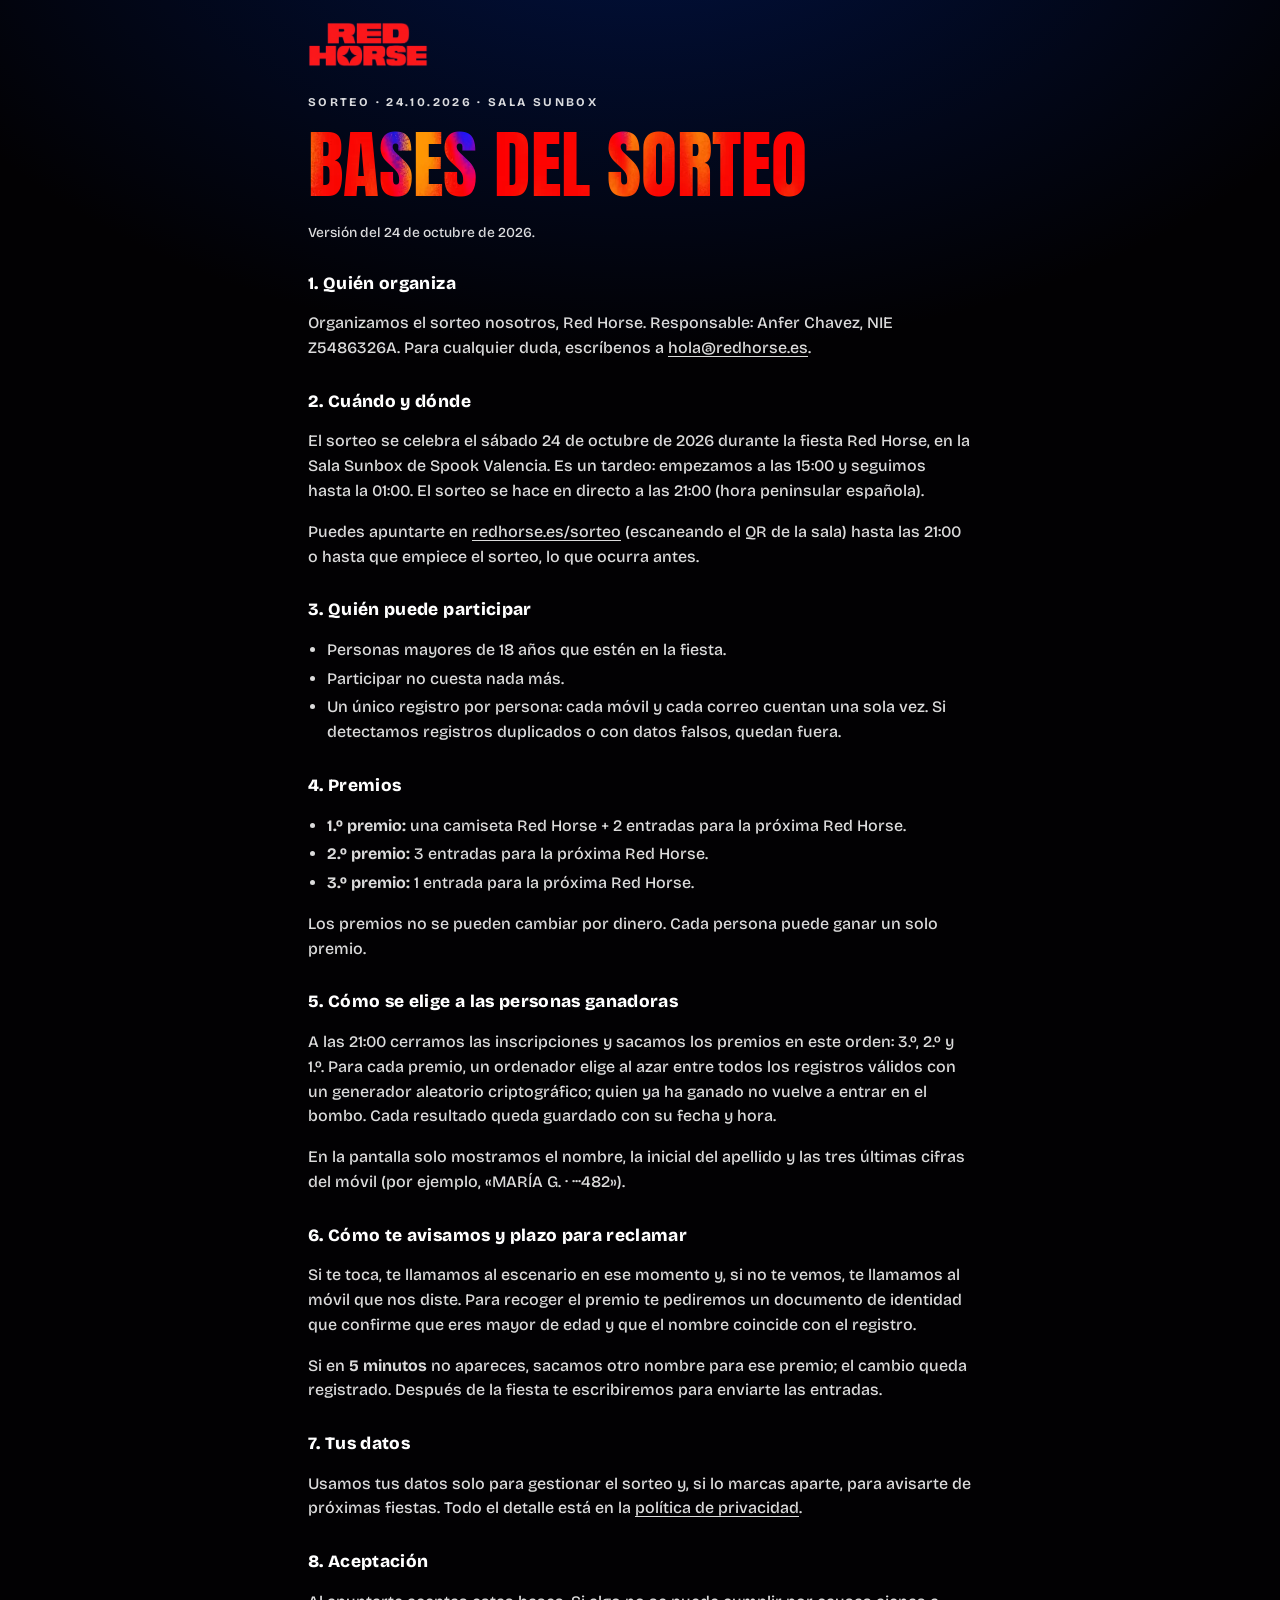
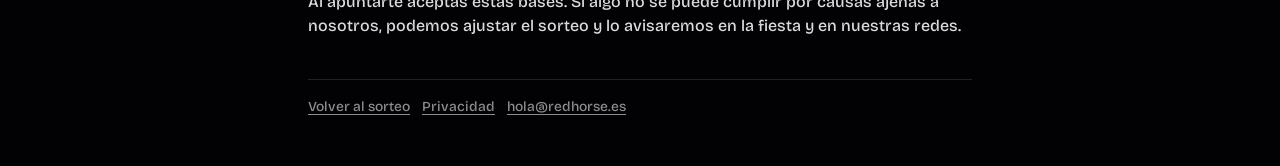
<file: sorteo/bases/index.html>
<!doctype html>
<html lang="es-ES">
<head>
  <meta charset="utf-8">
  <meta name="viewport" content="width=device-width, initial-scale=1, viewport-fit=cover">
  <title>Bases del sorteo · Red Horse 24.10</title>
  <meta name="description" content="Bases del sorteo de Red Horse del 24 de octubre de 2026 en la Sala Sunbox de Spook Valencia.">
  <meta name="theme-color" content="#020103">
  <link rel="icon" href="/favicon.ico" sizes="any">
  <link rel="icon" href="/favicon.svg" type="image/svg+xml">
  <link rel="preconnect" href="https://fonts.googleapis.com">
  <link rel="preconnect" href="https://fonts.gstatic.com" crossorigin>
  <link href="https://fonts.googleapis.com/css2?family=Anton&family=Bricolage+Grotesque:wght@500;700;800&display=swap" rel="stylesheet">
  <link rel="stylesheet" href="/sorteo/sorteo.css?v=20261024123500">
</head>
<body>
  <main class="wrap legal">
    <a class="brand" href="/" aria-label="Red Horse, ir a la web"><img src="/assets/img/wordmark.webp" alt="Red Horse" width="1120" height="421"></a>
    <p class="eyebrow">Sorteo · 24.10.2026 · Sala Sunbox</p>
    <h1 class="title">Bases del sorteo</h1>
    <p class="updated">Versión del 24 de octubre de 2026.</p>

    <h2>1. Quién organiza</h2>
    <p>Organizamos el sorteo nosotros, Red Horse. Responsable: Anfer Chavez, NIE Z5486326A. Para cualquier duda, escríbenos a <a href="mailto:hola@redhorse.es">hola@redhorse.es</a>.</p>

    <h2>2. Cuándo y dónde</h2>
    <p>El sorteo se celebra el sábado 24 de octubre de 2026 durante la fiesta Red Horse, en la Sala Sunbox de Spook Valencia. Es un tardeo: empezamos a las 15:00 y seguimos hasta la 01:00. El sorteo se hace en directo a las 21:00 (hora peninsular española).</p>
    <p>Puedes apuntarte en <a href="/sorteo/">redhorse.es/sorteo</a> (escaneando el QR de la sala) hasta las 21:00 o hasta que empiece el sorteo, lo que ocurra antes.</p>

    <h2>3. Quién puede participar</h2>
    <ul>
      <li>Personas mayores de 18 años que estén en la fiesta.</li>
      <li>Participar no cuesta nada más.</li>
      <li>Un único registro por persona: cada móvil y cada correo cuentan una sola vez. Si detectamos registros duplicados o con datos falsos, quedan fuera.</li>
    </ul>

    <h2>4. Premios</h2>
    <ul>
      <li><strong>1.º premio:</strong> una camiseta Red Horse + 2 entradas para la próxima Red Horse.</li>
      <li><strong>2.º premio:</strong> 3 entradas para la próxima Red Horse.</li>
      <li><strong>3.º premio:</strong> 1 entrada para la próxima Red Horse.</li>
    </ul>
    <p>Los premios no se pueden cambiar por dinero. Cada persona puede ganar un solo premio.</p>

    <h2>5. Cómo se elige a las personas ganadoras</h2>
    <p>A las 21:00 cerramos las inscripciones y sacamos los premios en este orden: 3.º, 2.º y 1.º. Para cada premio, un ordenador elige al azar entre todos los registros válidos con un generador aleatorio criptográfico; quien ya ha ganado no vuelve a entrar en el bombo. Cada resultado queda guardado con su fecha y hora.</p>
    <p>En la pantalla solo mostramos el nombre, la inicial del apellido y las tres últimas cifras del móvil (por ejemplo, «MARÍA G. · ···482»).</p>

    <h2>6. Cómo te avisamos y plazo para reclamar</h2>
    <p>Si te toca, te llamamos al escenario en ese momento y, si no te vemos, te llamamos al móvil que nos diste. Para recoger el premio te pediremos un documento de identidad que confirme que eres mayor de edad y que el nombre coincide con el registro.</p>
    <p>Si en <strong>5 minutos</strong> no apareces, sacamos otro nombre para ese premio; el cambio queda registrado. Después de la fiesta te escribiremos para enviarte las entradas.</p>

    <h2>7. Tus datos</h2>
    <p>Usamos tus datos solo para gestionar el sorteo y, si lo marcas aparte, para avisarte de próximas fiestas. Todo el detalle está en la <a href="/privacidad/">política de privacidad</a>.</p>

    <h2>8. Aceptación</h2>
    <p>Al apuntarte aceptas estas bases. Si algo no se puede cumplir por causas ajenas a nosotros, podemos ajustar el sorteo y lo avisaremos en la fiesta y en nuestras redes.</p>

    <footer class="foot"><a href="/sorteo/">Volver al sorteo</a><a href="/privacidad/">Privacidad</a><a href="mailto:hola@redhorse.es">hola@redhorse.es</a></footer>
  </main>
</body>
</html>
</file>
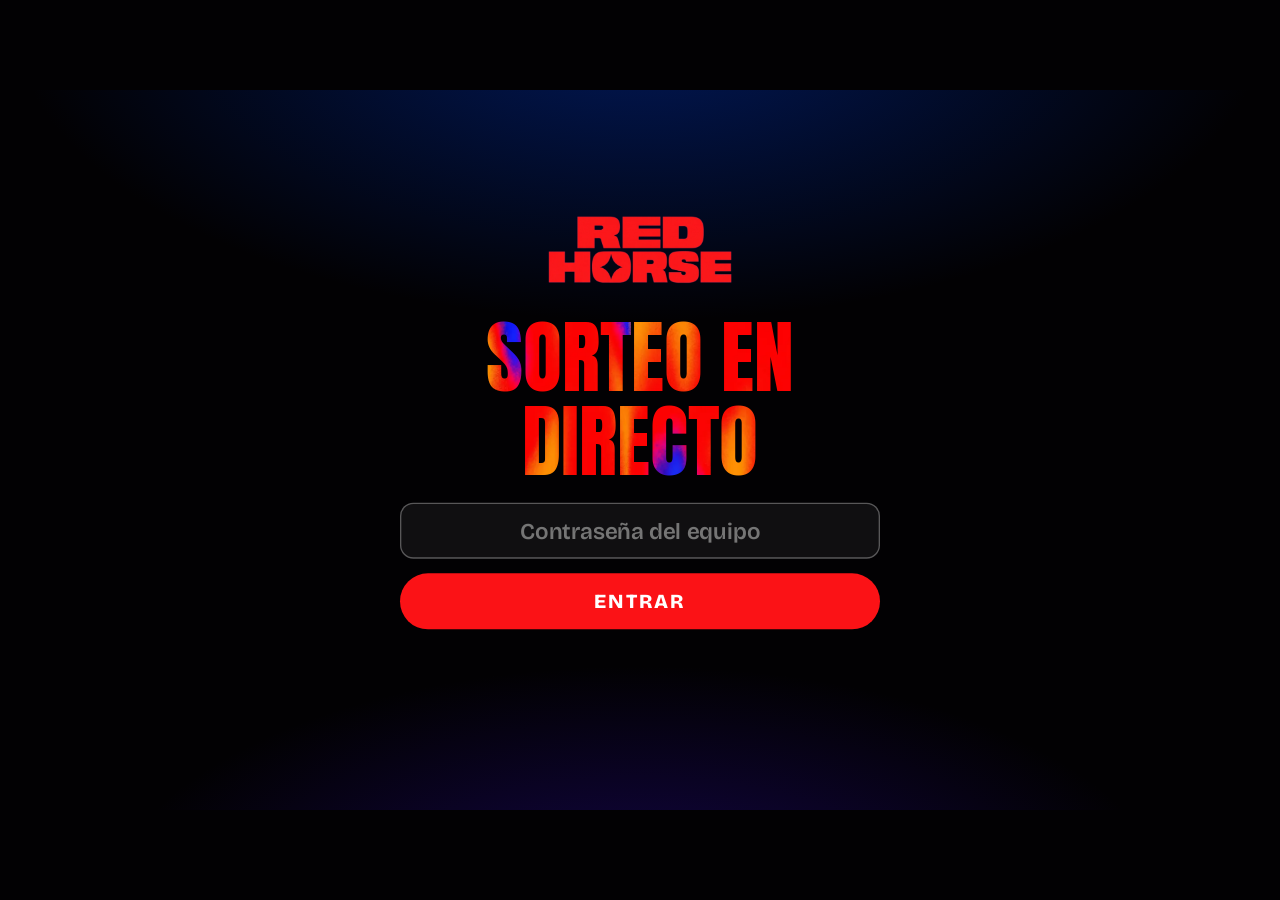
<file: sorteo/en-vivo/index.html>
<!doctype html>
<html lang="es-ES">
<head>
  <meta charset="utf-8">
  <meta name="viewport" content="width=device-width, initial-scale=1">
  <title>Sorteo en directo · Red Horse</title>
  <meta name="robots" content="noindex, nofollow">
  <meta name="theme-color" content="#020103">
  <link rel="icon" href="/favicon.svg" type="image/svg+xml">
  <link rel="preconnect" href="https://red-horse-sorteo.onrender.com" crossorigin>
  <link rel="preconnect" href="https://fonts.googleapis.com">
  <link rel="preconnect" href="https://fonts.gstatic.com" crossorigin>
  <link href="https://fonts.googleapis.com/css2?family=Anton&family=Bricolage+Grotesque:wght@500;700;800&display=block" rel="stylesheet">
  <link rel="preload" as="image" href="/assets/img/thermal-core.webp">
  <style>
    :root{
      --ink:#020103; --bone:#fff; --bone-rgb:255,255,255; --red:#FB1216; --red-rgb:251,18,22;
      --gold:#FFBF21; --gold-rgb:255,191,33; --abyss:#011A5F; --ultra:#230988; --orange:#FC4C13;
      --sans:'Bricolage Grotesque', system-ui, sans-serif; --display:'Anton', Impact, 'Arial Narrow', sans-serif;
    }
    *,*::before,*::after{box-sizing:border-box}
    html,body{margin:0;height:100%;background:var(--ink);overflow:hidden}
    body{color:var(--bone);font:500 16px/1.3 var(--sans)}
    body.hide-cursor{cursor:none}
    button{font-family:var(--sans)}

    /* Escenario fijo 1920×1080, escalado para cualquier pantalla */
    .stage{position:absolute;left:50%;top:50%;width:1920px;height:1080px;transform:translate(-50%,-50%) scale(var(--s,1));overflow:hidden;background:var(--ink)}
    .bg{position:absolute;inset:0;pointer-events:none;transition:opacity .9s ease}
    .bg--cold{background:radial-gradient(70% 60% at 50% -10%, rgba(1,26,95,.95), transparent 70%), radial-gradient(60% 50% at 50% 115%, rgba(35,9,136,.55), transparent 70%)}
    .bg--hot{opacity:0;background:radial-gradient(85% 70% at 50% 118%, rgba(255,191,33,.55), transparent 55%), radial-gradient(110% 80% at 50% 110%, rgba(251,18,22,.85), transparent 68%), radial-gradient(60% 45% at 50% -10%, rgba(252,76,19,.35), transparent 70%)}
    .flash{position:absolute;inset:0;background:radial-gradient(circle at 50% 50%, #fff 0%, var(--gold) 40%, var(--red) 100%);opacity:0;pointer-events:none}
    .flash.go{animation:flash .7s ease-out}
    @keyframes flash{0%{opacity:0}15%{opacity:.92}100%{opacity:0}}

    .view{position:absolute;inset:0;opacity:0;visibility:hidden;transition:opacity .45s ease, visibility 0s linear .45s}
    [data-state="idle"] .v-idle,[data-state="countdown"] .v-count,[data-state="reveal"] .v-reveal,[data-state="final"] .v-final,[data-state="login"] .v-login{opacity:1;visibility:visible;transition:opacity .45s ease}

    .thermal{color:var(--red);background:url(/assets/img/thermal-core.webp) 50% 45%/cover;-webkit-background-clip:text;background-clip:text;-webkit-text-fill-color:transparent}
    .eyebrow{font:700 26px/1.2 var(--sans);letter-spacing:.2em;text-transform:uppercase;color:rgba(var(--bone-rgb),.82)}
    .wm{display:block;height:auto}

    /* idle */
    .v-idle .wm{position:absolute;left:140px;top:96px;width:300px}
    .idle-l{position:absolute;left:140px;top:270px;width:980px}
    .idle-title{margin:0;font:400 230px/1.04 var(--display);text-transform:uppercase;padding-top:.12em}
    .count{display:flex;align-items:baseline;gap:22px;margin-top:18px}
    .count b{font:400 150px/1.04 var(--display);color:var(--gold);padding-top:.06em}
    .count span{font:800 34px/1.1 var(--sans);letter-spacing:.14em;text-transform:uppercase}
    .plist{list-style:none;margin:26px 0 0;padding:0}
    .plist li{display:grid;grid-template-columns:96px 1fr;align-items:baseline;padding:10px 0;border-top:1px solid rgba(var(--bone-rgb),.16)}
    .plist .n{font:800 40px/1 var(--sans);color:var(--gold)}
    .plist .t{font:800 30px/1.2 var(--sans);letter-spacing:.06em;text-transform:uppercase}
    .plist li.done{opacity:.4}
    .idle-r{position:absolute;right:150px;top:150px;width:600px;text-align:center}
    .qr{display:block;width:600px;height:600px;border-radius:36px;background:#fff;box-shadow:0 0 120px rgba(var(--red-rgb),.45)}
    .qr-1{margin-top:34px;font:800 40px/1.2 var(--sans);letter-spacing:.12em;color:var(--gold)}
    .qr-2{margin-top:10px;font:600 34px/1.2 var(--sans)}
    .shirt{display:block;width:600px;height:400px;object-fit:cover;border-radius:28px;background:#f4f4f2}
    .closed-badge{display:none;margin-top:30px;font:800 34px/1.2 var(--sans);letter-spacing:.14em;text-transform:uppercase;color:rgba(var(--bone-rgb),.8)}
    .is-closed .qr,.is-closed .qr-1,.is-closed .qr-2{display:none}
    .is-closed .closed-badge{display:block}
    .shirt-wrap{display:none}
    .is-closed .shirt-wrap{display:block}

    /* cuenta atrás */
    .v-count{display:flex;flex-direction:column;align-items:center;justify-content:center;text-align:center}
    .c-prize{position:absolute;top:96px;left:0;right:0}
    .c-prize .eyebrow{font-size:30px}
    .c-prize .what{margin-top:14px;font:800 44px/1.2 var(--sans);letter-spacing:.06em;text-transform:uppercase}
    .num{display:inline-block;font:400 620px/1.04 var(--display);padding-top:.05em;margin-top:60px}
    .num.tick{animation:tick .9s cubic-bezier(.2,.8,.2,1)}
    @keyframes tick{0%{transform:scale(1.32);opacity:.15}35%{opacity:1}100%{transform:scale(1);opacity:1}}
    .num.wait{animation:wait 1s ease-in-out infinite}
    @keyframes wait{50%{transform:scale(.94);opacity:.6}}
    .meter{position:absolute;bottom:130px;left:50%;display:flex;gap:14px;transform:translateX(-50%)}
    .meter i{display:block;width:62px;height:16px;border-radius:4px;background:rgba(var(--bone-rgb),.16);transition:background-color .3s ease}
    .meter i.on{background:var(--gold)}
    .meter i.hot{background:var(--red)}
    .c-note{position:absolute;bottom:70px;left:0;right:0;font:700 24px/1 var(--sans);letter-spacing:.18em;text-transform:uppercase;color:rgba(var(--bone-rgb),.7);opacity:0}
    .c-note.on{opacity:1}

    /* revelación */
    .v-reveal{display:flex;flex-direction:column;align-items:center;justify-content:center;text-align:center;padding:0 110px}
    .v-reveal .eyebrow{font-size:34px}
    .r-name{margin:0;font:400 300px/1.04 var(--display);text-transform:uppercase;padding:.2em .04em 0;white-space:nowrap}
    .r-tel{margin-top:6px;font:800 92px/1.1 var(--sans);letter-spacing:.06em}
    .r-what{margin-top:34px;font:800 36px/1.2 var(--sans);letter-spacing:.08em;text-transform:uppercase;color:rgba(var(--bone-rgb),.86)}
    .r-call{margin-top:26px;display:inline-block;padding:16px 34px;border-radius:999px;background:var(--gold);color:var(--ink);font:800 34px/1 var(--sans);letter-spacing:.14em;text-transform:uppercase}
    .v-reveal.in .r-name{animation:rise .9s cubic-bezier(.2,.8,.2,1) both}
    .v-reveal.in .r-tel{animation:rise .9s .25s cubic-bezier(.2,.8,.2,1) both}
    .v-reveal.in .r-what,.v-reveal.in .r-call{animation:rise .9s .5s cubic-bezier(.2,.8,.2,1) both}
    @keyframes rise{0%{opacity:0;transform:translateY(60px) scale(.96)}100%{opacity:1;transform:none}}

    /* final */
    .v-final{display:flex;flex-direction:column;align-items:center;justify-content:center;text-align:center}
    .f-title{margin:0 0 40px;font:400 190px/1.04 var(--display);text-transform:uppercase;padding-top:.16em}
    .f-list{list-style:none;margin:0;padding:0;width:1500px}
    .f-list li{display:grid;grid-template-columns:120px 1fr auto;align-items:center;gap:30px;padding:22px 0;border-top:1px solid rgba(var(--bone-rgb),.18);text-align:left}
    .f-list li:last-child{border-bottom:1px solid rgba(var(--bone-rgb),.18)}
    .f-list .n{font:800 54px/1 var(--sans);color:var(--gold)}
    .f-list .who{font:400 86px/1.1 var(--display);text-transform:uppercase;padding-top:.1em}
    .f-list .what{font:800 24px/1.3 var(--sans);letter-spacing:.08em;text-transform:uppercase;color:rgba(var(--bone-rgb),.75);max-width:520px;text-align:right}
    .f-bye{margin-top:44px;font:800 30px/1.2 var(--sans);letter-spacing:.16em;text-transform:uppercase;color:rgba(var(--bone-rgb),.8)}

    /* login */
    .v-login{display:flex;align-items:center;justify-content:center}
    .login{width:720px;text-align:center}
    .login .wm{width:280px;margin:0 auto 40px}
    .login h1{margin:0 0 30px;font:400 120px/1.04 var(--display);text-transform:uppercase;padding-top:.06em}
    .login input{width:100%;height:84px;padding:0 26px;border-radius:20px;border:2px solid rgba(var(--bone-rgb),.3);background:rgba(var(--bone-rgb),.06);color:#fff;font:600 34px/1 var(--sans);text-align:center}
    .login input:focus{outline:none;border-color:var(--gold)}
    .login button{margin-top:22px;width:100%;height:84px;border:0;border-radius:999px;background:var(--red);color:#fff;font:800 30px/1 var(--sans);letter-spacing:.1em;text-transform:uppercase;cursor:pointer}
    .login .msg{min-height:40px;margin-top:18px;font:600 26px/1.3 var(--sans);color:#ff6b6e}

    /* controles del equipo: se esconden solos */
    .ctrl{position:fixed;left:50%;bottom:18px;transform:translateX(-50%);display:flex;align-items:center;gap:10px;padding:10px;border-radius:999px;background:rgba(2,1,3,.86);border:1px solid rgba(var(--bone-rgb),.18);backdrop-filter:blur(8px);transition:opacity .3s ease;z-index:10;max-width:calc(100vw - 24px);flex-wrap:wrap;justify-content:center}
    .ctrl.off{opacity:0;pointer-events:none}
    .ctrl button{min-height:44px;padding:0 18px;border-radius:999px;border:1px solid rgba(var(--bone-rgb),.35);background:transparent;color:#fff;font:800 13px/1 var(--sans);letter-spacing:.08em;text-transform:uppercase;cursor:pointer}
    .ctrl button.primary{background:var(--red);border-color:var(--red)}
    .ctrl button:hover{border-color:#fff}
    .ctrl button[hidden]{display:none}
    .ctrl .st{padding:0 10px;font:600 13px/1.3 var(--sans);color:rgba(var(--bone-rgb),.75);white-space:nowrap}
    .ctrl .st.warn{color:var(--gold)}
    .modal{position:fixed;inset:0;display:none;align-items:center;justify-content:center;background:rgba(2,1,3,.8);z-index:20}
    .modal.on{display:flex}
    .modal .box{width:min(560px,92vw);padding:28px;border-radius:20px;background:#0d0b10;border:1px solid rgba(var(--bone-rgb),.2)}
    .modal h2{margin:0 0 10px;font:800 22px/1.2 var(--sans)}
    .modal p{margin:0 0 16px;color:rgba(var(--bone-rgb),.75)}
    .modal input{width:100%;height:48px;padding:0 14px;border-radius:12px;border:1px solid rgba(var(--bone-rgb),.3);background:rgba(var(--bone-rgb),.06);color:#fff;font:500 16px/1 var(--sans)}
    .modal .row{display:flex;gap:10px;justify-content:flex-end;margin-top:18px}
    .modal button{min-height:44px;padding:0 18px;border-radius:999px;border:1px solid rgba(var(--bone-rgb),.35);background:transparent;color:#fff;font:800 13px/1 var(--sans);letter-spacing:.08em;text-transform:uppercase;cursor:pointer}
    .modal button.primary{background:var(--red);border-color:var(--red)}
  </style>
</head>
<body>
  <div class="stage" data-stage data-state="login">
    <div class="bg bg--cold" data-cold></div>
    <div class="bg bg--hot" data-hot></div>

    <section class="view v-login" aria-label="Acceso del equipo">
      <form class="login" data-login>
        <img class="wm" src="/assets/img/wordmark.webp" alt="Red Horse" width="1120" height="421">
        <h1 class="thermal">Sorteo en directo</h1>
        <input type="password" name="k" placeholder="Contraseña del equipo" autocomplete="current-password" required>
        <button type="submit">Entrar</button>
        <p class="msg" data-login-msg></p>
      </form>
    </section>

    <section class="view v-idle" data-idle>
      <img class="wm" src="/assets/img/wordmark.webp" alt="Red Horse" width="1120" height="421">
      <div class="idle-l">
        <p class="eyebrow">Sorteo en directo · 21:00 · Sala Sunbox</p>
        <h1 class="idle-title thermal">El sorteo</h1>
        <p class="count"><b data-count>0</b><span>en el bombo</span></p>
        <ul class="plist" data-plist>
          <li data-p="1"><span class="n">1.º</span><span class="t">Camiseta Red Horse + 2 entradas</span></li>
          <li data-p="2"><span class="n">2.º</span><span class="t">3 entradas</span></li>
          <li data-p="3"><span class="n">3.º</span><span class="t">1 entrada</span></li>
        </ul>
      </div>
      <div class="idle-r">
        <img class="qr" src="/assets/img/sorteo-qr.svg" alt="Código QR a redhorse.es/sorteo" width="600" height="600">
        <p class="qr-1">ESCANEA Y ENTRA</p>
        <p class="qr-2">redhorse.es/sorteo</p>
        <div class="shirt-wrap"><img class="shirt" src="/assets/img/sorteo-camiseta.webp" alt="La camiseta del primer premio" width="900" height="600"></div>
        <p class="closed-badge">Inscripciones cerradas</p>
      </div>
    </section>

    <section class="view v-count" aria-live="off">
      <div class="c-prize"><p class="eyebrow" data-c-eyebrow></p><p class="what" data-c-what></p></div>
      <span class="num thermal" data-num>10</span>
      <div class="meter" data-meter></div>
      <p class="c-note" data-c-note>Conectando…</p>
    </section>

    <section class="view v-reveal" data-reveal>
      <p class="eyebrow" data-r-eyebrow></p>
      <h2 class="r-name thermal" data-r-name></h2>
      <p class="r-tel" data-r-tel></p>
      <p class="r-what" data-r-what></p>
      <p class="r-call">Sube al escenario</p>
    </section>

    <section class="view v-final">
      <p class="eyebrow">Sorteo Red Horse · 24.10</p>
      <h2 class="f-title thermal">Enhorabuena</h2>
      <ul class="f-list" data-flist></ul>
      <p class="f-bye">Gracias por jugar · Nos vemos en la próxima Red Horse</p>
    </section>

    <div class="flash" data-flash></div>
  </div>

  <div class="ctrl off" data-ctrl hidden>
    <span class="st" data-st>…</span>
    <button class="primary" data-go>Sortear 3.er premio</button>
    <button data-redo hidden>Volver a sacar</button>
    <button data-home hidden>Portada</button>
    <button data-fs>Pantalla completa</button>
    <button data-out>Salir</button>
  </div>

  <div class="modal" data-modal>
    <form class="box" data-redo-form>
      <h2 data-redo-title>Volver a sacar el premio</h2>
      <p>El ganador actual queda anulado (con su motivo, en el historial) y sale otro nombre. Quien ya ha salido no vuelve al bombo.</p>
      <input name="reason" value="No se ha presentado en 5 minutos" maxlength="200" required>
      <div class="row"><button type="button" data-cancel>Cancelar</button><button class="primary" type="submit">Volver a sacar</button></div>
    </form>
  </div>

  <script>
  (function () {
    'use strict';
    var API = /^(localhost|127\.0\.0\.1)$/.test(location.hostname) ? 'http://localhost:10101' : 'https://red-horse-sorteo.onrender.com';
    var ORDER = [3, 2, 1];
    var PRIZE = {
      3: { eyebrow: '3.er premio', what: '1 entrada para la próxima Red Horse', go: 'Sortear 3.er premio' },
      2: { eyebrow: '2.º premio', what: '3 entradas para la próxima Red Horse', go: 'Sortear 2.º premio' },
      1: { eyebrow: '1.er premio', what: 'Camiseta Red Horse + 2 entradas para la próxima Red Horse', go: 'Sortear 1.er premio' }
    };
    var $ = function (s) { return document.querySelector(s); };
    var stage = $('[data-stage]'), ctrl = $('[data-ctrl]'), st = $('[data-st]');
    var btnGo = $('[data-go]'), btnRedo = $('[data-redo]'), btnHome = $('[data-home]');
    var token = null, stats = null, current = null, busy = false, pollTimer = null;

    // ── escala del escenario ──
    function fit() { stage.style.setProperty('--s', Math.min(innerWidth / 1920, innerHeight / 1080)); }
    addEventListener('resize', fit); fit();

    // ── barra de control: aparece al mover el ratón ──
    var hideT;
    function poke() {
      if (stage.dataset.state === 'login') return;
      ctrl.classList.remove('off'); document.body.classList.remove('hide-cursor');
      clearTimeout(hideT);
      hideT = setTimeout(function () { if (!document.querySelector('.modal.on')) { ctrl.classList.add('off'); document.body.classList.add('hide-cursor'); } }, 2600);
    }
    addEventListener('mousemove', poke); addEventListener('touchstart', poke, { passive: true });

    function setState(s) { stage.dataset.state = s; }
    function heat(h) { $('[data-hot]').style.opacity = h; $('[data-cold]').style.opacity = 1 - h * .85; }

    // ── API ──
    function api(path, opts) {
      opts = opts || {};
      var ctl = new AbortController(), t = setTimeout(function () { ctl.abort(); }, opts.timeout || 8000);
      return fetch(API + path, {
        method: opts.method || 'GET', signal: ctl.signal, cache: 'no-store',
        headers: Object.assign({ Authorization: 'Bearer ' + token }, opts.body ? { 'Content-Type': 'application/json' } : {}),
        body: opts.body ? JSON.stringify(opts.body) : undefined
      }).then(function (r) {
        clearTimeout(t);
        return r.json().catch(function () { return {}; }).then(function (j) { j._status = r.status; return j; });
      }, function (e) { clearTimeout(t); throw e; });
    }
    function rid() { return (window.crypto && crypto.randomUUID) ? crypto.randomUUID() : String(Date.now()) + Math.random().toString(36).slice(2); }

    function validDraw(p) {
      if (!stats) return null;
      var v = stats.draws.filter(function (d) { return d.prize === p && d.status === 'valid'; });
      return v.length ? v[v.length - 1] : null;
    }
    function nextPrize() { for (var i = 0; i < ORDER.length; i++) if (!validDraw(ORDER[i])) return ORDER[i]; return null; }

    function refresh() {
      return api('/api/admin/stats').then(function (j) {
        if (j._status === 401) { logout('La contraseña ya no vale.'); return; }
        if (!j.ok) return;
        stats = j;
        $('[data-count]').textContent = j.count;
        $('[data-idle]').classList.toggle('is-closed', !j.open);
        [1, 2, 3].forEach(function (p) { var li = document.querySelector('[data-plist] [data-p="' + p + '"]'); li.classList.toggle('done', !!validDraw(p)); });
        var parts = [j.count + ' en el bombo', j.open ? 'inscripciones abiertas' : 'inscripciones cerradas'];
        if (j.test) parts.push('OJO: ' + j.test + ' de prueba');
        st.textContent = parts.join(' · '); st.classList.toggle('warn', !!j.test);
        syncButtons();
      }).catch(function () { st.textContent = 'Sin conexión, reintentando…'; st.classList.add('warn'); });
    }

    function syncButtons() {
      var s = stage.dataset.state, np = nextPrize();
      btnRedo.hidden = s !== 'reveal';
      btnHome.hidden = s === 'idle';
      if (s === 'reveal') btnGo.textContent = np ? 'Siguiente: ' + PRIZE[np].eyebrow : 'Ver ganadores';
      else if (s === 'final') btnGo.textContent = 'Volver a la portada';
      else btnGo.textContent = np ? PRIZE[np].go : 'Ver ganadores';
      btnGo.disabled = busy;
    }

    // ── cuenta atrás 10 → 0 + sorteo en el servidor en paralelo ──
    var meter = $('[data-meter]');
    for (var i = 0; i < 10; i++) meter.appendChild(document.createElement('i'));
    function sleep(ms) { return new Promise(function (r) { setTimeout(r, ms); }); }

    function requestDraw(body) {
      // Reintenta con el mismo requestId: el servidor nunca hace dos sorteos por un reintento.
      var tries = 0;
      return (function attempt() {
        return api('/api/admin/draw', { method: 'POST', body: body, timeout: 7000 }).then(function (j) {
          if (j._status === 200 || j._status === 409 || j._status === 401 || j._status === 400) return j;
          throw new Error('http ' + j._status);
        }).catch(function () {
          tries++; $('[data-c-note]').classList.add('on');
          return sleep(Math.min(4000, 800 * tries)).then(attempt);
        });
      })();
    }

    function run(prize, redrawReason) {
      if (busy) return; busy = true; syncButtons();
      current = prize;
      var body = { prize: prize, requestId: rid() };
      if (redrawReason) { body.redraw = true; body.reason = redrawReason; }
      var result = null;
      var pending = requestDraw(body).then(function (j) { result = j; return j; });

      $('[data-c-eyebrow]').textContent = PRIZE[prize].eyebrow;
      $('[data-c-what]').textContent = PRIZE[prize].what;
      $('[data-c-note]').classList.remove('on');
      var bars = meter.children; for (var b = 0; b < 10; b++) bars[b].className = '';
      var num = $('[data-num]');
      num.classList.remove('wait');
      setState('countdown'); heat(0); syncButtons();

      var n = 10;
      function show(v) {
        num.textContent = v; num.classList.remove('tick'); void num.offsetWidth; num.classList.add('tick');
        heat((10 - v) / 10);
        for (var b = 0; b < 10; b++) bars[b].className = b < 10 - v ? (b >= 7 ? 'hot' : 'on') : '';
      }
      show(n);
      return (function loop() {
        return sleep(1000).then(function () {
          n--; show(n);
          if (n > 0) return loop();
          return sleep(700).then(function () {
            if (!result) { num.classList.add('wait'); $('[data-c-note]').classList.add('on'); }
            return pending;
          });
        });
      })().then(function (j) {
        busy = false;
        if (j._status === 401) { logout('La contraseña ya no vale.'); return; }
        if (j.ok || (j._status === 409 && j.draw)) return reveal(j.draw).then(refresh);
        alertMsg(j.error || 'No se ha podido sortear.');
        setState('idle'); heat(0); syncButtons();
      });
    }

    function fitName(el) {
      var size = 300; el.style.fontSize = size + 'px';
      while (el.scrollWidth > 1700 && size > 120) { size -= 10; el.style.fontSize = size + 'px'; }
    }
    function splitDisplay(d) { var p = String(d || '').split(' · '); return { name: p[0] || '', tel: p[1] || '' }; }

    function reveal(draw) {
      var f = $('[data-flash]'); f.classList.remove('go'); void f.offsetWidth; f.classList.add('go');
      return sleep(180).then(function () {
        var s = splitDisplay(draw.display), r = $('[data-reveal]');
        $('[data-r-eyebrow]').textContent = PRIZE[draw.prize].eyebrow;
        $('[data-r-name]').textContent = s.name;
        $('[data-r-tel]').textContent = s.tel;
        $('[data-r-what]').textContent = PRIZE[draw.prize].what;
        r.classList.remove('in'); setState('reveal'); heat(1);
        fitName($('[data-r-name]'));
        void r.offsetWidth; r.classList.add('in');
        current = draw.prize; syncButtons();
      });
    }

    function showFinal() {
      var ul = $('[data-flist]'); ul.innerHTML = '';
      [1, 2, 3].forEach(function (p) {
        var d = validDraw(p); if (!d) return;
        var s = splitDisplay(d.display), li = document.createElement('li');
        li.innerHTML = '<span class="n"></span><span class="who"></span><span class="what"></span>';
        li.children[0].textContent = PRIZE[p].eyebrow.replace(' premio', '');
        li.children[1].textContent = s.name + '  ' + s.tel;
        li.children[2].textContent = PRIZE[p].what;
        ul.appendChild(li);
      });
      setState('final'); heat(.7); syncButtons();
    }

    function goHome() { setState('idle'); heat(0); refresh(); }

    btnGo.addEventListener('click', primary);
    function primary() {
      if (busy) return;
      var s = stage.dataset.state, np = nextPrize();
      if (s === 'final') return goHome();
      if (!np) return refresh().then(showFinal);
      run(np);
    }
    btnHome.addEventListener('click', function () { if (!busy) goHome(); });

    var modal = $('[data-modal]');
    btnRedo.addEventListener('click', function () {
      if (busy || current == null) return;
      $('[data-redo-title]').textContent = 'Volver a sacar el ' + PRIZE[current].eyebrow;
      modal.classList.add('on'); poke(); modal.querySelector('input').select();
    });
    $('[data-cancel]').addEventListener('click', function () { modal.classList.remove('on'); });
    $('[data-redo-form]').addEventListener('submit', function (e) {
      e.preventDefault(); var reason = e.target.reason.value.trim(); if (!reason) return;
      modal.classList.remove('on'); run(current, reason);
    });

    $('[data-fs]').addEventListener('click', function () {
      if (document.fullscreenElement) document.exitFullscreen(); else document.documentElement.requestFullscreen().catch(function () {});
    });
    $('[data-out]').addEventListener('click', function () { logout(''); });
    addEventListener('keydown', function (e) {
      if (stage.dataset.state === 'login' || modal.classList.contains('on')) return;
      if (e.key === ' ' || e.key === 'Enter') { e.preventDefault(); primary(); }
      else if (e.key === 'f' || e.key === 'F') $('[data-fs]').click();
    });

    function alertMsg(t) { st.textContent = t; st.classList.add('warn'); poke(); }

    // ── acceso ──
    function logout(msg) {
      token = null; try { sessionStorage.removeItem('rh-admin'); } catch (e) {}
      clearInterval(pollTimer); ctrl.hidden = true; setState('login');
      $('[data-login-msg]').textContent = msg || '';
    }
    function start(t) {
      token = t;
      return api('/api/admin/stats').then(function (j) {
        if (j._status !== 200) { logout(j._status === 429 ? j.error : 'Contraseña incorrecta.'); return; }
        try { sessionStorage.setItem('rh-admin', t); } catch (e) {}
        stats = j; ctrl.hidden = false;
        if (!nextPrize()) showFinal(); else goHome();
        poke();
        clearInterval(pollTimer);
        pollTimer = setInterval(function () { if (stage.dataset.state === 'idle') refresh(); }, 5000);
      }).catch(function () { logout('Sin conexión con el servidor. Revisa el wifi y vuelve a intentarlo.'); });
    }
    $('[data-login]').addEventListener('submit', function (e) { e.preventDefault(); start(e.target.k.value.trim()); });

    // Precarga de tipografías e imágenes para que nada parpadee en directo.
    if (document.fonts) { document.fonts.load('400 100px Anton'); document.fonts.load('800 40px "Bricolage Grotesque"'); }
    ['/assets/img/sorteo-camiseta.webp', '/assets/img/sorteo-qr.svg'].forEach(function (src) { var im = new Image(); im.src = src; });

    var hashKey = (location.hash.match(/k=([^&]+)/) || [])[1];
    if (hashKey) history.replaceState(null, '', location.pathname);
    var saved = null; try { saved = sessionStorage.getItem('rh-admin'); } catch (e) {}
    if (hashKey || saved) start(decodeURIComponent(hashKey || saved));
  })();
  </script>
</body>
</html>
</file>
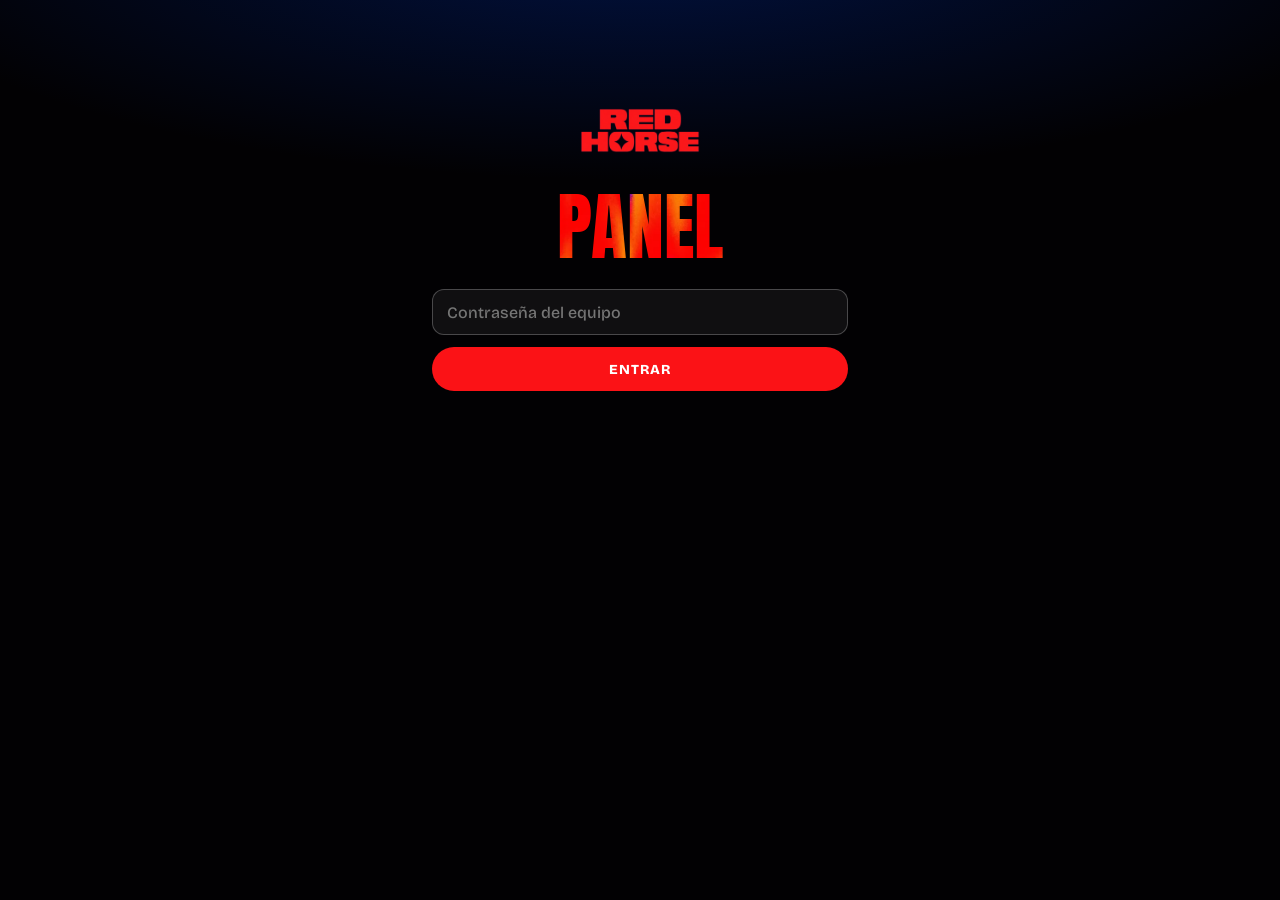
<file: sorteo/panel/index.html>
<!doctype html>
<html lang="es-ES">
<head>
  <meta charset="utf-8">
  <meta name="viewport" content="width=device-width, initial-scale=1">
  <title>Panel del sorteo · Red Horse</title>
  <meta name="robots" content="noindex, nofollow">
  <meta name="theme-color" content="#020103">
  <link rel="icon" href="/favicon.svg" type="image/svg+xml">
  <link rel="preconnect" href="https://fonts.googleapis.com">
  <link rel="preconnect" href="https://fonts.gstatic.com" crossorigin>
  <link href="https://fonts.googleapis.com/css2?family=Anton&family=Bricolage+Grotesque:wght@500;700;800&display=swap" rel="stylesheet">
  <link rel="stylesheet" href="/sorteo/sorteo.css?v=20261024123500">
  <style>
    .wrap{max-width:76rem}
    .top{display:flex;align-items:center;justify-content:space-between;gap:16px;flex-wrap:wrap}
    .top .brand{margin:4px 0}
    .login{max-width:26rem;margin:10vh auto 0;text-align:center}
    .login .title{margin-bottom:24px}
    .login .btn{width:100%;margin-top:12px}
    .msg{min-height:1.4em;margin-top:12px;color:#ff6b6e}
    [hidden]{display:none!important}
    .kpis{display:grid;grid-template-columns:repeat(auto-fit,minmax(200px,1fr));gap:14px;margin:26px 0}
    .kpi{padding:18px 20px;border-radius:18px;background:rgba(255,255,255,.05);border:1px solid rgba(255,255,255,.12)}
    .kpi b{display:block;font:400 3.4rem/1.04 var(--display);color:var(--gold);padding-top:.06em}
    .kpi span{font:700 .74rem/1.2 var(--sans);letter-spacing:.16em;text-transform:uppercase;color:rgba(255,255,255,.7)}
    .kpi.state b{font-size:2rem;color:#fff}
    .kpi.state.open b{color:#5CF99C}
    .kpi.warn{border-color:var(--gold)}
    .actions{display:flex;gap:10px;flex-wrap:wrap;align-items:center}
    h2{margin:36px 0 12px;font:800 1.1rem/1.3 var(--sans);letter-spacing:.04em}
    table{width:100%;border-collapse:collapse;font-size:.92rem}
    th,td{padding:10px 8px;border-bottom:1px solid rgba(255,255,255,.1);text-align:left;vertical-align:top}
    th{font:700 .7rem/1.2 var(--sans);letter-spacing:.14em;text-transform:uppercase;color:rgba(255,255,255,.6)}
    tr.void td{opacity:.5;text-decoration:line-through}
    tr.void td.why{text-decoration:none}
    .scroll{overflow-x:auto}
    .tag{display:inline-block;padding:1px 8px;border-radius:999px;font:800 .7rem/1.6 var(--sans);letter-spacing:.08em;text-transform:uppercase;background:rgba(255,255,255,.12)}
    .tag.test{background:var(--gold);color:var(--ink)}
    .tag.yes{background:rgba(92,249,156,.18);color:#5CF99C}
    .del{all:unset;cursor:pointer;color:rgba(255,255,255,.5);font-size:.8rem;text-decoration:underline}
    .del:hover{color:#ff6b6e}
    .search{max-width:22rem;margin-bottom:10px}
    .note{font-size:.86rem;color:rgba(255,255,255,.55)}
  </style>
</head>
<body>
  <main class="wrap">
    <section class="login" data-login-view>
      <a class="brand" href="/" style="margin:0 auto 24px"><img src="/assets/img/wordmark.webp" alt="Red Horse" width="1120" height="421"></a>
      <h1 class="title">Panel</h1>
      <form data-login>
        <input class="in" type="password" name="k" placeholder="Contraseña del equipo" autocomplete="current-password" required>
        <button class="btn" type="submit">Entrar</button>
        <p class="msg" data-login-msg></p>
      </form>
    </section>

    <section data-app hidden>
      <div class="top">
        <a class="brand" href="/"><img src="/assets/img/wordmark.webp" alt="Red Horse" width="1120" height="421"></a>
        <div class="actions">
          <a class="btn" href="/sorteo/en-vivo/" target="_blank" rel="noopener">Pantalla del sorteo</a>
          <button class="btn btn--ghost" data-csv>Descargar CSV</button>
          <button class="btn btn--ghost" data-csv-subs>CSV lista «Avísame»</button>
          <button class="btn btn--ghost" data-out>Salir</button>
        </div>
      </div>

      <div class="kpis">
        <div class="kpi"><b data-count>0</b><span>Inscritos</span></div>
        <div class="kpi"><b data-com>0</b><span>Aceptan comunicaciones</span></div>
        <div class="kpi"><b data-subs>0</b><span>Lista «Avísame» (web)</span></div>
        <div class="kpi state" data-state-kpi><b data-state>—</b><span data-state-sub>Inscripciones</span></div>
        <div class="kpi warn" data-test-kpi hidden><b data-test>0</b><span>Registros de prueba</span></div>
      </div>

      <div class="actions">
        <span class="note">Inscripciones:</span>
        <button class="btn btn--ghost" data-mode="auto">Automático (cierra a las 21:00)</button>
        <button class="btn btn--ghost" data-mode="closed">Cerrar ya</button>
        <button class="btn btn--ghost" data-mode="open">Abrir</button>
        <button class="btn btn--ghost" data-purge hidden>Borrar datos de prueba</button>
      </div>
      <p class="note">En automático se cierran a las 21:00 o al sortear el primer premio. «Abrir» las deja abiertas aunque pase la hora.</p>

      <h2>Sorteos</h2>
      <div class="scroll"><table>
        <thead><tr><th>Premio</th><th>Ganador</th><th>Móvil</th><th>Correo</th><th>Hora</th><th>Bombo</th><th>Estado</th></tr></thead>
        <tbody data-draws><tr><td colspan="7" class="note">Todavía no hay sorteos.</td></tr></tbody>
      </table></div>

      <h2>Inscritos <span class="note" data-shown></span></h2>
      <input class="in search" type="search" placeholder="Buscar nombre, móvil o correo" data-search>
      <div class="scroll"><table>
        <thead><tr><th>#</th><th>Hora</th><th>Nombre</th><th>Apellido</th><th>Móvil</th><th>Correo</th><th>Comunic.</th><th></th></tr></thead>
        <tbody data-regs></tbody>
      </table></div>
      <p class="note">Borrar un inscrito es para peticiones de supresión (RGPD). Queda constancia de la acción, sin sus datos.</p>
    </section>
  </main>

  <script>
  (function () {
    'use strict';
    var API = /^(localhost|127\.0\.0\.1)$/.test(location.hostname) ? 'http://localhost:10101' : 'https://red-horse-sorteo.onrender.com';
    var $ = function (s) { return document.querySelector(s); };
    var token = null, regs = [], timer = null, lastCount = -1;
    var PR = { 1: '1.º', 2: '2.º', 3: '3.º' };
    var hm = new Intl.DateTimeFormat('es-ES', { timeZone: 'Europe/Madrid', hour: '2-digit', minute: '2-digit', second: '2-digit' });

    function api(path, opts) {
      opts = opts || {};
      return fetch(API + path, {
        method: opts.method || 'GET', cache: 'no-store',
        headers: Object.assign({ Authorization: 'Bearer ' + token }, opts.body ? { 'Content-Type': 'application/json' } : {}),
        body: opts.body ? JSON.stringify(opts.body) : undefined
      }).then(function (r) {
        if (r.status === 401) { logout('La contraseña no es correcta.'); throw new Error('401'); }
        return r;
      });
    }
    function json(path, opts) { return api(path, opts).then(function (r) { return r.json(); }); }
    function td(text, cls) { var c = document.createElement('td'); c.textContent = text == null ? '' : text; if (cls) c.className = cls; return c; }

    function renderStats(s) {
      $('[data-count]').textContent = s.count;
      $('[data-com]').textContent = s.comunicaciones;
      $('[data-subs]').textContent = s.subscribers || 0;
      $('[data-state]').textContent = s.open ? 'Abiertas' : 'Cerradas';
      $('[data-state-kpi]').classList.toggle('open', s.open);
      $('[data-state-sub]').textContent = 'Inscripciones · modo ' + ({ auto: 'automático', open: 'abiertas', closed: 'cerradas' })[s.mode];
      document.querySelectorAll('[data-mode]').forEach(function (b) { b.classList.toggle('btn--on', b.dataset.mode === s.mode); });
      $('[data-test-kpi]').hidden = !s.test; $('[data-test]').textContent = s.test;
      $('[data-purge]').hidden = !s.test;
      var tb = $('[data-draws]'); tb.innerHTML = '';
      if (!s.draws.length) { var r0 = document.createElement('tr'); r0.appendChild(td('Todavía no hay sorteos.', 'note')).colSpan = 7; tb.appendChild(r0); }
      s.draws.forEach(function (d) {
        var tr = document.createElement('tr'); if (d.status === 'void') tr.className = 'void';
        var w = d.winner || {};
        tr.appendChild(td(PR[d.prize]));
        tr.appendChild(td(w.nombre ? w.nombre + ' ' + w.apellido : d.display));
        tr.appendChild(td(w.movil)); tr.appendChild(td(w.email));
        tr.appendChild(td(hm.format(new Date(d.drawnAt))));
        tr.appendChild(td(d.poolSize));
        tr.appendChild(td(d.status === 'void' ? 'Anulado: ' + (d.voidReason || '') : (d.isTest ? 'Válido (prueba)' : 'Válido'), 'why'));
        tb.appendChild(tr);
      });
      if (s.count !== lastCount) { lastCount = s.count; loadRegs(); }
    }

    function renderRegs() {
      var qv = ($('[data-search]').value || '').toLowerCase().trim();
      var list = qv ? regs.filter(function (r) { return (r.nombre + ' ' + r.apellido + ' ' + r.movil + ' ' + r.email).toLowerCase().indexOf(qv) >= 0; }) : regs;
      var shown = list.slice(0, 300);
      $('[data-shown]').textContent = '(' + list.length + (list.length > shown.length ? ', mostrando ' + shown.length : '') + ')';
      var tb = $('[data-regs]'); tb.innerHTML = '';
      shown.forEach(function (r) {
        var tr = document.createElement('tr');
        tr.appendChild(td(r.id)); tr.appendChild(td(hm.format(new Date(r.created_at))));
        tr.appendChild(td(r.nombre)); tr.appendChild(td(r.apellido)); tr.appendChild(td(r.movil)); tr.appendChild(td(r.email));
        var c = td(''); if (r.acepta_comunicaciones) { var t = document.createElement('span'); t.className = 'tag yes'; t.textContent = 'Sí'; c.appendChild(t); }
        if (r.is_test) { var t2 = document.createElement('span'); t2.className = 'tag test'; t2.textContent = 'Prueba'; c.appendChild(document.createTextNode(' ')); c.appendChild(t2); }
        tr.appendChild(c);
        var d = td(''), b = document.createElement('button'); b.className = 'del'; b.textContent = 'Borrar';
        b.onclick = function () {
          if (!confirm('¿Borrar a ' + r.nombre + ' ' + r.apellido + ' (' + r.movil + ')? No se puede deshacer.')) return;
          json('/api/admin/registrations/' + r.id, { method: 'DELETE' }).then(tick);
        };
        d.appendChild(b); tr.appendChild(d);
        tb.appendChild(tr);
      });
    }

    function loadRegs() { return json('/api/admin/registrations').then(function (j) { regs = j.registrations || []; renderRegs(); }); }
    function tick() { return json('/api/admin/stats').then(renderStats).catch(function () {}); }

    document.querySelectorAll('[data-mode]').forEach(function (b) {
      b.addEventListener('click', function () { json('/api/admin/mode', { method: 'POST', body: { mode: b.dataset.mode } }).then(renderStats); });
    });
    $('[data-purge]').addEventListener('click', function () {
      if (!confirm('Se borran SOLO los registros de prueba (@prueba.invalid) y los sorteos hechos con ellos. Los registros reales no se tocan. ¿Seguimos?')) return;
      json('/api/admin/purge-tests', { method: 'POST' }).then(function (j) {
        alert('Borrados: ' + j.deleted.regs + ' registros, ' + j.deleted.draws + ' sorteos y ' + (j.deleted.subs || 0) + ' altas «Avísame» de prueba.'); lastCount = -1; tick();
      });
    });
    $('[data-search]').addEventListener('input', renderRegs);
    function downloadCsv(path, fallback) {
      api(path).then(function (r) {
        var name = ((r.headers.get('Content-Disposition') || '').match(/filename="([^"]+)"/) || [])[1] || fallback;
        return r.blob().then(function (b) {
          var a = document.createElement('a'); a.href = URL.createObjectURL(b); a.download = name;
          document.body.appendChild(a); a.click(); setTimeout(function () { URL.revokeObjectURL(a.href); a.remove(); }, 1000);
        });
      });
    }
    $('[data-csv]').addEventListener('click', function () { downloadCsv('/api/admin/registrations.csv', 'redhorse-registros.csv'); });
    $('[data-csv-subs]').addEventListener('click', function () { downloadCsv('/api/admin/subscribers.csv', 'redhorse-avisame.csv'); });

    function logout(msg) {
      token = null; clearInterval(timer); try { sessionStorage.removeItem('rh-admin'); } catch (e) {}
      $('[data-app]').hidden = true; $('[data-login-view]').hidden = false; $('[data-login-msg]').textContent = msg || '';
    }
    $('[data-out]').addEventListener('click', function () { logout(''); });
    function start(t) {
      token = t;
      fetch(API + '/api/admin/stats', { headers: { Authorization: 'Bearer ' + t }, cache: 'no-store' }).then(function (r) {
        return r.json().then(function (j) {
          if (r.status !== 200) { logout(j.error || 'Contraseña incorrecta.'); return; }
          try { sessionStorage.setItem('rh-admin', t); } catch (e) {}
          $('[data-login-view]').hidden = true; $('[data-app]').hidden = false;
          lastCount = -1; renderStats(j);
          clearInterval(timer); timer = setInterval(tick, 5000);
        });
      }).catch(function () { logout('Sin conexión con el servidor.'); });
    }
    $('[data-login]').addEventListener('submit', function (e) { e.preventDefault(); start(e.target.k.value.trim()); });
    var saved = null; try { saved = sessionStorage.getItem('rh-admin'); } catch (e) {}
    if (saved) start(saved);
  })();
  </script>
</body>
</html>
</file>
<file: styles.css>
/* Red Horse · web — brand home. Tokens and rules come from DESIGN.md. No hard-coded colors below :root. */
:root {
  --abyss:#011A5F;         --abyss-rgb:1,26,95;
  --violet:#760282;        --violet-rgb:118,2,130;
  --horse-red:#FB1216;     --horse-red-rgb:251,18,22;
  --orange:#FC4C13;        --orange-rgb:252,76,19;
  --horizon-gold:#FFBF21;  --horizon-gold-rgb:255,191,33;
  --electric-blue:#2B1CF5; --electric-blue-rgb:43,28,245;
  --ink:#020103;           --ink-rgb:2,1,3;
  --bone:#FFFFFF;          --bone-rgb:255,255,255;
  --bone-warm:#F7F3EA;     --bone-warm-rgb:247,243,234;
  --ash:#7C8496;           --ash-rgb:124,132,150;

  --f-statement: 'Anton', Impact, 'Arial Narrow', sans-serif;
  --f-narrative: 'Bricolage Grotesque', system-ui, sans-serif;
  --f-label: 'Bricolage Grotesque', system-ui, sans-serif;
  --f-ui: 'Bricolage Grotesque', system-ui, sans-serif;

  --gutter: 20px;
  --ease: cubic-bezier(.22,.61,.36,1);
  --ease-out: cubic-bezier(.16,1,.3,1);
  --temp: 0.7; /* set by JS from scroll (on the canvas only); drives the background */
}
@media (min-width: 900px) { :root { --gutter: 48px; } }

*, *::before, *::after { box-sizing: border-box; }
html { -webkit-text-size-adjust: 100%; scroll-behavior: smooth; }
body {
  margin: 0; background: var(--ink); color: var(--bone);
  font-family: var(--f-narrative); font-size: 17px; line-height: 1.5; font-optical-sizing: auto;
  overflow-x: hidden; -webkit-font-smoothing: antialiased;
}
img, video { display: block; max-width: 100%; height: auto; }
a { color: inherit; }
i { font-style: normal; color: var(--horizon-gold); }
::selection { background: var(--horse-red); color: var(--bone); }
.visually-hidden { position: absolute !important; width: 1px; height: 1px; overflow: hidden; clip: rect(0 0 0 0); white-space: nowrap; }
.wrap { width: 100%; max-width: 1180px; margin: 0 auto; padding: 0 var(--gutter); }
main, .footer { position: relative; z-index: 1; }
section[id] { scroll-margin-top: 72px; }

/* ───────── background: CSS heat field driven by --temp (no WebGL: DESIGN.md memory rules) ───────── */
.heat {
  position: fixed; inset: 0; width: 100%; height: 100%; z-index: 0; pointer-events: none;
  background:
    radial-gradient(120% 70% at 50% 110%, rgba(var(--horse-red-rgb), calc(var(--temp) * .5)), transparent 60%),
    radial-gradient(90% 60% at 50% 100%, rgba(var(--orange-rgb), calc(var(--temp) * .22)), transparent 55%),
    linear-gradient(rgba(var(--abyss-rgb), calc(.5 - var(--temp) * .3)), var(--ink));
}
.progress { position: fixed; top: 0; left: 0; right: 0; height: 2px; z-index: 30; pointer-events: none; }
.progress span {
  display: block; height: 100%; transform-origin: 0 50%; transform: scaleX(0);
  background: linear-gradient(90deg, var(--electric-blue), var(--horse-red), var(--horizon-gold));
}

/* ───────── type voices ───────── */
.label {
  font-family: var(--f-label); font-weight: 700; text-transform: uppercase;
  letter-spacing: .2em; font-size: .72rem; line-height: 1.6; color: rgba(var(--bone-rgb), .78); margin: 0 0 1.2rem;
}
@media (min-width: 900px) { .label { font-size: .8rem; } }
.narrative {
  font-family: var(--f-narrative); font-weight: 700; font-size: clamp(1.5rem, 6.2vw, 3rem);
  line-height: 1.2; letter-spacing: -.012em; margin: 0 0 .85em; max-width: 21ch; text-wrap: balance;
}
.narrative--hot { color: var(--horizon-gold); font-weight: 800; }
.lede { font-size: clamp(1.05rem, 4.2vw, 1.3rem); line-height: 1.5; max-width: 36ch; color: rgba(var(--bone-rgb), .86); margin: 0 0 1.6rem; }
.statement {
  font-family: var(--f-statement); font-weight: 400; text-transform: uppercase;
  font-size: clamp(3.6rem, 18vw, 11rem); line-height: 1.04; letter-spacing: .012em; margin: 0 0 1.4rem; padding-top: .08em; text-wrap: balance;
}
.statement--md { font-size: clamp(3rem, 14vw, 7.5rem); }
.fill {
  background: url("assets/img/thermal-core.webp") center / cover;
  -webkit-background-clip: text; background-clip: text; color: transparent;
  -webkit-text-fill-color: transparent;
  display: inline-block; padding: .16em .03em .06em; margin: -.16em -.03em -.06em;
}

/* ───────── buttons & links ───────── */
.btn {
  display: inline-flex; align-items: center; justify-content: center; gap: .6em;
  min-height: 48px; padding: 0 1.6em; border-radius: 999px; border: 0; cursor: pointer;
  font-family: var(--f-ui); font-weight: 800; font-size: .95rem; letter-spacing: .08em; text-transform: uppercase;
  text-decoration: none; color: var(--bone); white-space: nowrap;
  transition: transform .35s var(--ease-out), background-color .25s var(--ease), box-shadow .25s var(--ease), color .25s var(--ease);
}
.btn--primary { background: var(--horse-red); }
.btn--primary:hover { background: var(--horse-red) url("assets/img/thermal-core.webp") center / 220%; transform: scale(1.03); }
.btn--ghost { background: transparent; box-shadow: inset 0 0 0 1px rgba(var(--bone-rgb), .4); text-transform: none; letter-spacing: .02em; }
.btn--ghost:hover { background: rgba(var(--bone-rgb), .06); box-shadow: inset 0 0 0 1px var(--bone); }
.btn:active { transform: scale(.97); }
.btn:focus-visible, .link:focus-visible, .nav a:focus-visible, .reel:focus-visible, .player__close:focus-visible {
  outline: 3px solid var(--horizon-gold); outline-offset: 3px;
}
.btn[disabled] { opacity: .6; cursor: progress; transform: none; }
.btn--sm { min-height: 40px; padding: 0 1.1em; font-size: .74rem; }
.btn--lg { min-height: 58px; padding: 0 2.2em; font-size: 1.05rem; }
.link { text-underline-offset: .22em; text-decoration-thickness: 1px; transition: color .2s var(--ease); font-weight: 700; }
.link:hover { color: var(--horizon-gold); }
.cta-row { display: flex; flex-wrap: wrap; gap: 12px; margin-top: .4rem; }

/* ───────── nav ───────── */
.nav {
  position: fixed; top: 0; left: 0; right: 0; z-index: 20;
  display: flex; align-items: center; gap: 10px; padding: 10px var(--gutter);
  padding-top: max(10px, env(safe-area-inset-top));
  transition: background-color .4s var(--ease);
}
.nav.is-solid { background: rgba(var(--ink-rgb), .72); -webkit-backdrop-filter: blur(10px); backdrop-filter: blur(10px); }
.nav__brand { display: block; width: 92px; opacity: 0; transform: translateY(-6px); transition: opacity .4s var(--ease), transform .4s var(--ease); border-radius: 4px; }
.nav__brand img { width: 100%; height: auto; }
.nav.is-solid .nav__brand { opacity: 1; transform: none; }
.nav__ig { margin-left: auto; width: 40px; height: 40px; display: grid; place-items: center; border-radius: 999px; color: var(--bone); transition: background-color .25s var(--ease); }
.nav__ig:hover { background: rgba(var(--bone-rgb), .1); }
.nav__ig svg { width: 22px; height: 22px; fill: none; stroke: currentColor; stroke-width: 1.8; }
.nav__ig .dot { fill: currentColor; stroke: none; }

/* ───────── reveal (IntersectionObserver) ───────── */
.js .reveal { opacity: 0; transform: translateY(24px); transition: opacity .9s var(--ease-out), transform .9s var(--ease-out); }
.js .reveal.is-in { opacity: 1; transform: none; }

/* ───────── HERO (static base: horse + wordmark) ───────── */
.hero__stage { position: relative; height: 100vh; height: 100lvh; min-height: 560px; overflow: hidden; display: grid; place-items: center; }
.hero__backdrop { display: none; }
@media (min-width: 640px) {
  .hero__backdrop {
    display: block; position: absolute; inset: -40px; background: url("assets/img/sea-horse.webp") center / 100% 100%;
    filter: blur(40px) saturate(1.2); transform: scale(1.1);
  }
  .hero__media { -webkit-mask-image: linear-gradient(90deg, transparent, var(--ink) 12%, var(--ink) 88%, transparent); mask-image: linear-gradient(90deg, transparent, var(--ink) 12%, var(--ink) 88%, transparent); }
}
.hero__media { position: absolute; inset: 0; margin: 0 auto; max-width: calc(100lvh * .558); }
.hero__media picture { display: contents; }
.hero__media img { position: absolute; inset: 0; width: 100%; height: 100%; object-fit: cover; object-position: 50% 62%; }
.hero__sea { display: none; }
.hero__stage::after { content: ''; position: absolute; inset: auto 0 0; height: 34%; background: linear-gradient(transparent, rgba(var(--ink-rgb), .75)); pointer-events: none; }
.hero__title { position: absolute; top: max(12svh, 80px); left: 0; right: 0; z-index: 1; display: grid; justify-items: center; text-align: center; padding: 0 var(--gutter); }
.hero__kicker { margin: 0 0 .9rem; color: var(--bone); }
.hero__wordmark { margin: 0; width: min(78vw, 560px); }
.hero__wordmark img { width: 100%; height: auto; }
.hero__tagline {
  margin: 1.1rem 0 0; max-width: 22ch; text-wrap: balance;
  font-family: var(--f-narrative); font-weight: 800; font-size: clamp(1.15rem, 4.8vw, 1.6rem); line-height: 1.25; letter-spacing: -.01em;
  text-shadow: 0 2px 18px rgba(var(--ink-rgb), .6);
}
.hero__tease { position: absolute; top: 40svh; left: 0; right: 0; text-align: center; display: none; }
.hero__hint {
  position: absolute; z-index: 2; bottom: calc(max(22px, env(safe-area-inset-bottom)) + 8px); left: 50%; transform: translateX(-50%);
  display: grid; justify-items: center; gap: 10px; padding: 0; border: 0; background: none; color: var(--bone); cursor: pointer;
  font-family: var(--f-ui); -webkit-tap-highlight-color: transparent;
}
.hint__pill {
  min-height: 44px; display: inline-flex; align-items: center; padding: 0 22px; border-radius: 999px;
  border: 1px solid rgba(var(--bone-rgb), .55); background: rgba(var(--ink-rgb), .38);
  -webkit-backdrop-filter: blur(6px); backdrop-filter: blur(6px);
  font-weight: 800; font-size: .78rem; letter-spacing: .24em; text-transform: uppercase;
  animation: hintPulse 2.2s var(--ease) infinite;
}
.hero__hint:hover .hint__pill, .hero__hint:focus-visible .hint__pill { background: rgba(var(--horse-red-rgb), .85); border-color: var(--horse-red); }
.hero__hint:focus-visible { outline: 3px solid var(--horizon-gold); outline-offset: 6px; border-radius: 999px; }
.hint__chev { display: grid; justify-items: center; height: 34px; }
.hint__chev i { width: 14px; height: 14px; margin-top: -4px; border-right: 2px solid var(--bone); border-bottom: 2px solid var(--bone); transform: rotate(45deg); opacity: 0; animation: chev 1.6s var(--ease) infinite; }
.hint__chev i:nth-child(2) { animation-delay: .2s; }
.hint__chev i:nth-child(3) { animation-delay: .4s; }
@keyframes chev { 0% { opacity: 0; translate: 0 -6px; } 40% { opacity: 1; } 100% { opacity: 0; translate: 0 8px; } }
@keyframes hintPulse { 0%, 100% { box-shadow: 0 0 0 0 rgba(var(--bone-rgb), .35); } 60% { box-shadow: 0 0 0 12px rgba(var(--bone-rgb), 0); } }

/* hero motion: empty sea → horse → wordmark → tagline (scroll-scrubbed; vars live on .hero, never :root) */
.motion [data-scrub] { position: relative; }
.motion .stage { position: sticky; top: 0; }
.motion .hero { height: 230svh; }
.motion .hero__sea { display: block; }
.motion .hero__backdrop { background-image: url("assets/img/sea-empty.webp"); }
.motion .hero__media { transform: scale(calc(1.14 - var(--horse, 0) * .14)); transform-origin: 50% 62%; will-change: transform; }
.motion .hero__horse { opacity: var(--horse, 0); }
.motion .hero__tease { display: block; opacity: calc(1 - var(--horse, 0) * 2.2); }
.motion .hero__kicker { opacity: var(--kicker, 0); }
.motion .hero__wordmark { clip-path: inset(calc((1 - var(--wm, 0)) * 100%) 0 0 0); transform: translateY(calc((1 - var(--wm, 0)) * 18px)); }
.motion .hero__tagline { opacity: var(--tag, 0); transform: translateY(calc((1 - var(--tag, 0)) * 12px)); }
.motion .hero__hint { opacity: var(--hint, 1); }

/* ───────── sections ───────── */
.intro, .recap, .music, .artists, .manifesto, .said, .signup { padding: 14svh 0; }
.intro { padding-top: 18svh; }
.intro .narrative { max-width: 24ch; }

/* reel cards: a native horizontal rail on phones, a grid on wide screens */
.reels {
  display: flex; gap: 12px; margin-top: 2.4rem; padding: 0 var(--gutter) 6px;
  overflow-x: auto; scroll-snap-type: x mandatory; scroll-padding: 0 var(--gutter);
  scrollbar-width: none; overscroll-behavior-x: contain;
}
.reels::-webkit-scrollbar { display: none; }
.reel {
  position: relative; flex: 0 0 auto; width: min(68vw, 300px); aspect-ratio: 9 / 16; margin: 0; padding: 0; border: 0;
  border-radius: 6px; overflow: hidden; background: rgba(var(--bone-rgb), .06); color: var(--bone);
  scroll-snap-align: start; cursor: pointer; text-align: left; font: inherit; -webkit-tap-highlight-color: transparent;
}
.reel video, .reel img { position: absolute; inset: 0; width: 100%; height: 100%; object-fit: cover; }
.reel::after { content: ''; position: absolute; inset: 0; background: linear-gradient(transparent 55%, rgba(var(--ink-rgb), .85)); pointer-events: none; }
.reel__cap { position: absolute; z-index: 1; left: 14px; right: 14px; bottom: 14px; display: grid; gap: 2px; }
.reel__cap b { font-family: var(--f-narrative); font-weight: 800; font-size: 1.05rem; line-height: 1.2; letter-spacing: -.01em; }
.reel__cap span { font-family: var(--f-label); font-weight: 700; font-size: .66rem; letter-spacing: .16em; text-transform: uppercase; color: rgba(var(--bone-rgb), .72); }
button.reel::before {
  content: ''; position: absolute; z-index: 1; top: 12px; right: 12px; width: 38px; height: 38px; border-radius: 999px;
  background: rgba(var(--ink-rgb), .45) url("data:image/svg+xml,%3Csvg xmlns='http://www.w3.org/2000/svg' viewBox='0 0 24 24'%3E%3Cpath d='M8 5.5v13l10.5-6.5z' fill='white'/%3E%3C/svg%3E") 55% 50% / 18px no-repeat;
  -webkit-backdrop-filter: blur(6px); backdrop-filter: blur(6px); transition: background-color .25s var(--ease);
}
button.reel:hover::before { background-color: rgba(var(--horse-red-rgb), .9); }
.reel--post { display: block; text-decoration: none; }
.reel--post::before {
  content: ''; position: absolute; z-index: 1; top: 12px; right: 12px; width: 38px; height: 38px; border-radius: 999px;
  background: rgba(var(--ink-rgb), .45) url("data:image/svg+xml,%3Csvg xmlns='http://www.w3.org/2000/svg' viewBox='0 0 24 24' fill='none' stroke='white' stroke-width='1.8'%3E%3Crect x='3' y='3' width='18' height='18' rx='5'/%3E%3Ccircle cx='12' cy='12' r='4.2'/%3E%3C/svg%3E") 50% 50% / 18px no-repeat;
  -webkit-backdrop-filter: blur(6px); backdrop-filter: blur(6px); transition: background-color .25s var(--ease);
}
.reel--post:hover::before { background-color: rgba(var(--horse-red-rgb), .9); }
.reel--post img { transition: transform .8s var(--ease-out); }
@media (hover: hover) { .reel--post:hover img { transform: scale(1.04); } }
.reel video { transition: transform .8s var(--ease-out); }
@media (hover: hover) { button.reel:hover video { transform: scale(1.04); } }
/* artist cards: the IG artwork carries its own text, so the caption sits below instead of on top */
.reels--artists .reel { aspect-ratio: auto; width: min(72vw, 320px); background: none; overflow: visible; }
.reels--artists .reel video, .reels--artists .reel img { position: relative; aspect-ratio: 4 / 5; height: auto; border-radius: 6px; background: rgba(var(--bone-rgb), .06); transform: none !important; }
.reels--artists .reel::after { display: none; }
.reels--artists .reel__cap { position: static; margin-top: 12px; }
@media (min-width: 900px) {
  .reels { display: grid; grid-template-columns: repeat(4, minmax(0, 1fr)); gap: 18px; max-width: 1180px; margin-inline: auto; padding: 0 var(--gutter); overflow: visible; }
  .reel, .reels--artists .reel { width: auto; }
  .recap .reels .reel:nth-child(even) { transform: translateY(48px); }
  .js .recap .reels .reel.reveal:nth-child(even):not(.is-in) { transform: translateY(72px); }
  .recap { padding-bottom: calc(14svh + 48px); }
}

/* photos · "Revelado". Base (no JS / reduced motion): a native snap rail of prints.
   Motion: a sticky stage where each print drops onto a pile with a camera flash. */
.photos { padding: 14svh 0; }
.photos__head { padding: 0 var(--gutter); max-width: 1180px; margin: 0 auto; }
.photos__head .statement { margin-bottom: .6rem; }
.photos__lede { margin: 0; font-weight: 700; font-size: clamp(1rem, 4vw, 1.2rem); line-height: 1.4; color: rgba(var(--bone-rgb), .86); max-width: 30ch; }
.photos__count { display: none; }
.pile {
  display: flex; gap: 12px; margin-top: 2rem; padding: 0 var(--gutter) 6px;
  overflow-x: auto; scroll-snap-type: x mandatory; scrollbar-width: none; overscroll-behavior-x: contain;
}
.pile::-webkit-scrollbar { display: none; }
.shot {
  position: relative; flex: 0 0 auto; width: min(64vw, 300px); aspect-ratio: 2 / 3; margin: 0; padding: 0; border: 0;
  border-radius: 3px; overflow: hidden; background: rgba(var(--bone-rgb), .06); cursor: zoom-in; scroll-snap-align: center;
  -webkit-tap-highlight-color: transparent;
}
.shot img { width: 100%; height: 100%; object-fit: cover; }
.shot:focus-visible, .photos__all:focus-visible { outline: 3px solid var(--horizon-gold); outline-offset: 3px; }
.photos__all { margin: 1.6rem var(--gutter) 0; }

.motion .photos { height: 420svh; padding: 0; }
.motion .photos__stage { height: 100vh; height: 100lvh; display: grid; grid-template-rows: auto 1fr auto; padding: max(70px, calc(env(safe-area-inset-top) + 60px)) 0 max(20px, env(safe-area-inset-bottom)); }
.motion .photos__head { width: 100%; display: grid; grid-template-columns: 1fr auto; align-items: end; column-gap: 12px; }
.motion .photos__head .label, .motion .photos__head .statement, .motion .photos__lede { grid-column: 1; }
.motion .photos__head .label { margin-bottom: .5rem; }
.motion .photos__head .statement { font-size: clamp(2.6rem, 12vw, 6.4rem); margin-bottom: .3rem; }
.motion .photos__lede { font-size: .95rem; }
.motion .photos__count {
  display: block; grid-column: 2; grid-row: 1 / span 3; align-self: end; margin: 0;
  font-family: var(--f-label); font-weight: 700; font-size: .8rem; letter-spacing: .16em; color: rgba(var(--bone-rgb), .7); white-space: nowrap;
}
.motion .photos__count b { font-family: var(--f-statement); font-weight: 400; font-size: 2.6rem; letter-spacing: .02em; color: var(--horizon-gold); }
.motion .pile { position: relative; display: block; overflow: visible; margin: 0; padding: 0; min-height: 0; }
.motion .shot {
  position: absolute; left: 50%; top: 50%; width: auto; height: min(92%, 560px); max-width: 78vw;
  margin: 0; visibility: hidden; transform: translate(-50%, -50%);
  border: 6px solid var(--bone-warm); border-radius: 2px; box-shadow: 0 18px 50px rgba(var(--ink-rgb), .55);
}
.motion .shot::after { content: ''; position: absolute; inset: 0; background: var(--bone); opacity: var(--flash, 0); pointer-events: none; }
.motion .photos__all { justify-self: center; margin: 0; }
@media (min-width: 900px) {
  .motion .photos__stage { grid-template-columns: minmax(0, 1fr) minmax(0, 1.1fr); grid-template-rows: 1fr auto; padding-inline: var(--gutter); column-gap: 48px; max-width: 1280px; margin: 0 auto; }
  .motion .photos__head { grid-column: 1; grid-row: 1; align-self: center; padding: 0; grid-template-columns: 1fr; }
  .motion .photos__count { grid-column: 1; grid-row: auto; margin-top: 1.6rem; }
  .motion .photos__head .statement { font-size: clamp(4rem, 8vw, 8rem); }
  .motion .photos__lede { font-size: 1.15rem; }
  .motion .pile { grid-column: 2; grid-row: 1 / span 2; }
  .motion .photos__all { grid-column: 1; grid-row: 2; justify-self: start; margin-bottom: 8svh; }
}

/* photo viewer */
.viewer { position: fixed; inset: 0; z-index: 50; display: grid; place-items: center; background: rgba(var(--ink-rgb), .96); padding: max(60px, env(safe-area-inset-top)) 12px max(48px, env(safe-area-inset-bottom)); touch-action: pan-y; }
.viewer[hidden] { display: none; }
.viewer__fig { margin: 0; display: grid; place-items: center; }
/* fit the 2:3 photo inside the screen (minus close button and counter); never its natural 1024×1536 */
.viewer__img { width: auto; height: auto; max-width: calc(100vw - 24px); max-height: calc(100vh - 120px); max-height: calc(100svh - 120px); object-fit: contain; border-radius: 3px; user-select: none; -webkit-user-drag: none; transition: opacity .25s var(--ease); }
.viewer__img.is-loading { opacity: .25; }
.viewer__count { position: absolute; left: 0; right: 0; bottom: max(14px, env(safe-area-inset-bottom)); margin: 0; text-align: center; font-family: var(--f-label); font-weight: 700; font-size: .8rem; letter-spacing: .16em; color: rgba(var(--bone-rgb), .75); }
.viewer__nav {
  position: absolute; top: 50%; transform: translateY(-50%); width: 48px; height: 48px; border-radius: 999px; border: 0;
  background: rgba(var(--bone-rgb), .12); color: var(--bone); font-size: 1.8rem; line-height: 1; cursor: pointer;
}
.viewer__nav:hover { background: var(--horse-red); }
.viewer__nav:focus-visible { outline: 3px solid var(--horizon-gold); outline-offset: 3px; }
.viewer__nav--prev { left: 10px; }
@media (min-width: 900px) { .viewer__img { max-width: min(calc(100vw - 160px), 900px); } }
.viewer__nav--next { right: 10px; }
@media (hover: none) { .viewer__nav { display: none; } }

/* music */
.genres { font-family: var(--f-statement); font-weight: 400; text-transform: uppercase; font-size: clamp(3rem, 14vw, 6.4rem); line-height: 1.06; letter-spacing: .012em; margin: 0 0 1.6rem; padding-top: .08em; display: grid; justify-items: start; }
.music__grid { display: grid; gap: 40px; }
.reel--feature { width: min(78vw, 360px); justify-self: center; }
@media (min-width: 900px) {
  .music__grid { grid-template-columns: 1.15fr .85fr; align-items: center; gap: 64px; }
  .reel--feature { width: 100%; max-width: 380px; justify-self: end; }
}

/* manifesto cards: native horizontal snap gallery */
.cards {
  display: flex; gap: 14px; margin-top: 2.6rem; padding: 0 var(--gutter) 6px;
  overflow-x: auto; scroll-snap-type: x mandatory; scrollbar-width: none; overscroll-behavior-x: contain;
}
.cards::-webkit-scrollbar { display: none; }
.cards img { flex: 0 0 auto; height: min(62svh, 520px); width: auto; border-radius: 4px; scroll-snap-align: center; }
@media (min-width: 1200px) { .cards { justify-content: safe center; } .cards img { height: min(52svh, 420px); } }

/* what people said */
/* a wall of real Instagram comments: masonry columns, 2 on phones */
.said .narrative { max-width: 22ch; }
.quotes { list-style: none; padding: 0; margin: 0; columns: 2; column-gap: 10px; }
.quote-card { break-inside: avoid; margin: 0 0 10px; padding: 16px 16px 14px; border-radius: 6px; background: rgba(var(--ink-rgb), .55); box-shadow: inset 0 0 0 1px rgba(var(--bone-rgb), .12); }
.quote-card p { margin: 0 0 .7rem; font-family: var(--f-narrative); font-weight: 700; font-size: clamp(1.02rem, 4.2vw, 1.4rem); line-height: 1.28; letter-spacing: -.01em; overflow-wrap: anywhere; }
.quote-card--lg { column-span: all; }
.quote-card--lg p { font-family: var(--f-statement); font-weight: 400; text-transform: uppercase; letter-spacing: .012em; font-size: clamp(1.8rem, 8.4vw, 3.6rem); line-height: 1.08; }
.quote-card span { font-family: var(--f-label); font-weight: 700; font-size: .74rem; letter-spacing: .04em; color: var(--horizon-gold); overflow-wrap: anywhere; }
.said__more { margin: 1.6rem 0 0; }
@media (min-width: 900px) { .quotes { columns: 4; column-gap: 16px; } .quote-card { margin-bottom: 16px; padding: 20px; } }

/* signup form */
.signup__grid { display: grid; gap: 36px; }
@media (min-width: 900px) { .signup__grid { grid-template-columns: 1fr 1fr; gap: 64px; align-items: start; } }
.form { display: grid; gap: 16px; padding: 24px; border-radius: 8px; background: rgba(var(--ink-rgb), .62); box-shadow: inset 0 0 0 1px rgba(var(--bone-rgb), .14); }
.field { display: grid; gap: 6px; }
.field > span { font-family: var(--f-label); font-weight: 700; font-size: .74rem; letter-spacing: .14em; text-transform: uppercase; color: rgba(var(--bone-rgb), .8); }
.field em { font-style: normal; text-transform: none; letter-spacing: .02em; color: rgba(var(--bone-rgb), .55); }
.field input {
  width: 100%; min-height: 52px; padding: 0 14px; border-radius: 6px; border: 1px solid rgba(var(--bone-rgb), .28);
  background: rgba(var(--bone-rgb), .06); color: var(--bone); font: 600 1.05rem/1.2 var(--f-ui); /* ≥16px: no iOS zoom */
  transition: border-color .2s var(--ease), background-color .2s var(--ease);
}
.field input:focus { outline: none; border-color: var(--horizon-gold); background: rgba(var(--bone-rgb), .1); }
.field.bad input { border-color: var(--horse-red); }
.field small, .check-err { min-height: 0; color: var(--horizon-gold); font-weight: 700; font-size: .85rem; }
.field small:empty, .check-err:empty { display: none; }
.hp { position: absolute; left: -9999px; width: 1px; height: 1px; overflow: hidden; }
.check { display: grid; grid-template-columns: 24px 1fr; gap: 12px; align-items: start; font-size: .95rem; line-height: 1.45; color: rgba(var(--bone-rgb), .86); cursor: pointer; }
.check input { width: 22px; height: 22px; margin: 1px 0 0; accent-color: var(--horse-red); cursor: pointer; }
.check .link { font-weight: 700; }
.form .btn { justify-self: start; margin-top: 4px; }
.form__msg { margin: 0; font-weight: 700; font-size: 1.05rem; line-height: 1.45; }
.form__msg:empty { display: none; }
.form__msg.is-bad { color: var(--horizon-gold); }
.form.is-done .field, .form.is-done .check, .form.is-done .btn, .form.is-done .check-err { display: none; }
.form.is-done .form__msg { font-size: clamp(1.25rem, 5vw, 1.6rem); font-weight: 800; letter-spacing: -.01em; }

/* ───────── footer ───────── */
.footer { padding: 56px 0 calc(48px + env(safe-area-inset-bottom)); border-top: 1px solid rgba(var(--bone-rgb), .1); }
.footer__inner { display: grid; gap: 14px; justify-items: start; }
.footer__wordmark { width: min(60vw, 260px); }
.footer p { margin: 0; font-family: var(--f-ui); font-weight: 700; font-size: .75rem; letter-spacing: .12em; text-transform: uppercase; color: rgba(var(--bone-rgb), .7); }
.footer__links { display: flex; flex-wrap: wrap; gap: 8px 22px; }
.footer__links .link { text-transform: none; letter-spacing: .02em; font-size: .95rem; color: var(--bone); }

/* ───────── full reel player ───────── */
.player { position: fixed; inset: 0; z-index: 50; display: grid; place-items: center; background: rgba(var(--ink-rgb), .94); padding: max(56px, env(safe-area-inset-top)) 12px max(16px, env(safe-area-inset-bottom)); }
.player[hidden] { display: none; }
.player__video { width: auto; max-width: 100%; max-height: 100%; height: auto; border-radius: 6px; background: var(--ink); }
.player__close {
  position: absolute; top: max(10px, env(safe-area-inset-top)); right: 12px; width: 44px; height: 44px; border-radius: 999px; border: 0;
  background: rgba(var(--bone-rgb), .12); color: var(--bone); font-size: 1.1rem; cursor: pointer;
}
.player__close:hover { background: var(--horse-red); }
html.is-playing { overflow: hidden; }

/* ───────── WIDE SCREENS: native 16:9 hero instead of the 9:16 panel ───────── */
@media (min-aspect-ratio: 1/1) and (min-width: 900px) {
  .hero__backdrop, .motion .hero__backdrop { display: none; }
  .hero__media { max-width: none; top: 15svh; bottom: auto; height: 100lvh;
    -webkit-mask-image: linear-gradient(transparent, var(--ink) 16%); mask-image: linear-gradient(transparent, var(--ink) 16%); }
  .hero__media img { object-position: 50% 45%; }
  .hero__title { top: max(9svh, 72px); }
  .hero__wordmark { width: min(34vw, 440px); }
  .hero__tease { top: 30svh; }
}

@media (prefers-reduced-motion: reduce) {
  html { scroll-behavior: auto; }
  .hint__chev i, .hint__pill { animation: none; } .hint__chev i { opacity: .8; }
  *, *::before, *::after { transition-duration: .01ms !important; animation-duration: .01ms !important; }
}
</file>
<file: sorteo/sorteo.css>
/* Red Horse · sorteo — páginas legales y panel del equipo. */
:root{
  --ink:#020103; --bone:#fff; --bone-rgb:255,255,255;
  --red:#FB1216; --red-rgb:251,18,22; --gold:#FFBF21; --abyss:#011A5F; --abyss-rgb:1,26,95;
  --sans:'Bricolage Grotesque', system-ui, -apple-system, 'Segoe UI', sans-serif;
  --display:'Anton', Impact, 'Arial Narrow', sans-serif;
}
*,*::before,*::after{box-sizing:border-box}
html{-webkit-text-size-adjust:100%;background:var(--ink)}
body{margin:0;min-height:100svh;color:var(--bone);font:500 1rem/1.55 var(--sans);
  background:radial-gradient(90% 40% at 50% -8%, rgba(var(--abyss-rgb),.7), transparent 70%), var(--ink)}
a{color:inherit;text-underline-offset:.2em}
a:hover{color:var(--gold)}
:focus-visible{outline:3px solid var(--gold);outline-offset:3px;border-radius:6px}
.wrap{max-width:44rem;margin:0 auto;padding:max(18px,env(safe-area-inset-top)) 20px 48px}
.brand{display:block;width:120px;margin:4px 0 28px}
.brand img{display:block;width:100%;height:auto}
.eyebrow{margin:0 0 6px;font:700 .74rem/1.2 var(--sans);letter-spacing:.2em;text-transform:uppercase;color:rgba(var(--bone-rgb),.7)}
.title{margin:0 0 18px;font:400 clamp(2.8rem,11vw,4.6rem)/1.04 var(--display);text-transform:uppercase;padding-top:.16em;
  color:var(--red);background:url(/assets/img/thermal-core.webp) 50% 40%/cover;-webkit-background-clip:text;background-clip:text;-webkit-text-fill-color:transparent}
.legal h2{margin:30px 0 8px;font:800 1.08rem/1.3 var(--sans);letter-spacing:.02em}
.legal p,.legal li{color:rgba(var(--bone-rgb),.86)}
.legal ul{padding-left:1.2em}
.legal li{margin:4px 0}
.updated{font-size:.86rem;color:rgba(var(--bone-rgb),.55)}
.todo{display:inline-block;padding:1px 8px;border-radius:6px;background:var(--gold);color:var(--ink);font-weight:800}
.foot{margin-top:40px;padding-top:16px;border-top:1px solid rgba(var(--bone-rgb),.12);font-size:.86rem;color:rgba(var(--bone-rgb),.55)}
.foot a{margin-right:12px}

/* ───── panel ───── */
.btn{display:inline-flex;align-items:center;justify-content:center;gap:8px;min-height:44px;padding:0 18px;border-radius:999px;border:0;
  background:var(--red);color:var(--bone);font:800 .86rem/1 var(--sans);letter-spacing:.08em;text-transform:uppercase;cursor:pointer;text-decoration:none}
.btn:hover{color:var(--bone);filter:brightness(1.1)}
.btn:active{transform:scale(.97)}
.btn--ghost{background:transparent;border:1px solid rgba(var(--bone-rgb),.4)}
.btn--ghost:hover{background:rgba(var(--bone-rgb),.06);border-color:var(--bone)}
.btn--on{background:var(--gold);color:var(--ink)}
.btn--on:hover{color:var(--ink)}
.btn[disabled]{opacity:.45;cursor:not-allowed}
input.in{height:46px;padding:0 14px;border-radius:12px;border:1px solid rgba(var(--bone-rgb),.24);background:rgba(var(--bone-rgb),.06);color:var(--bone);font:500 16px/1 var(--sans);width:100%}
input.in:focus{outline:none;border-color:var(--gold);box-shadow:0 0 0 3px rgba(255,191,33,.28)}
</file>
